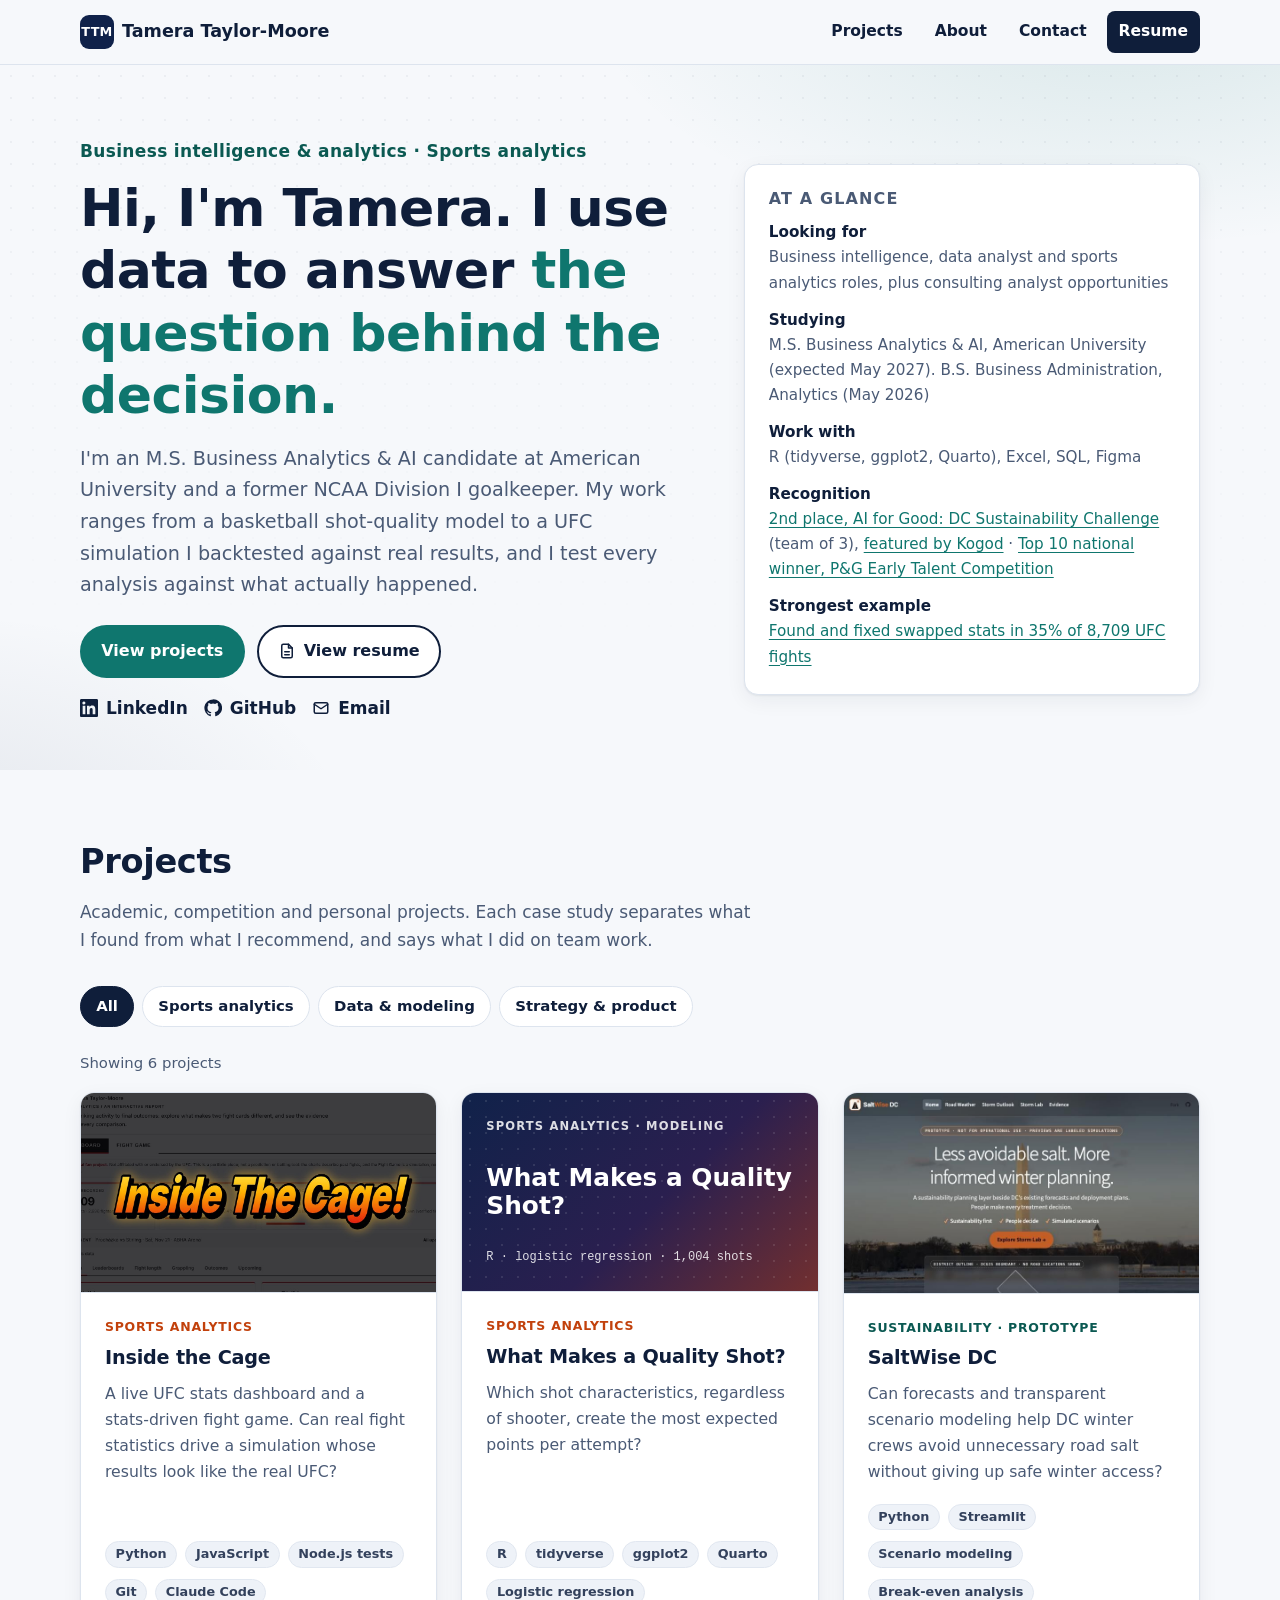
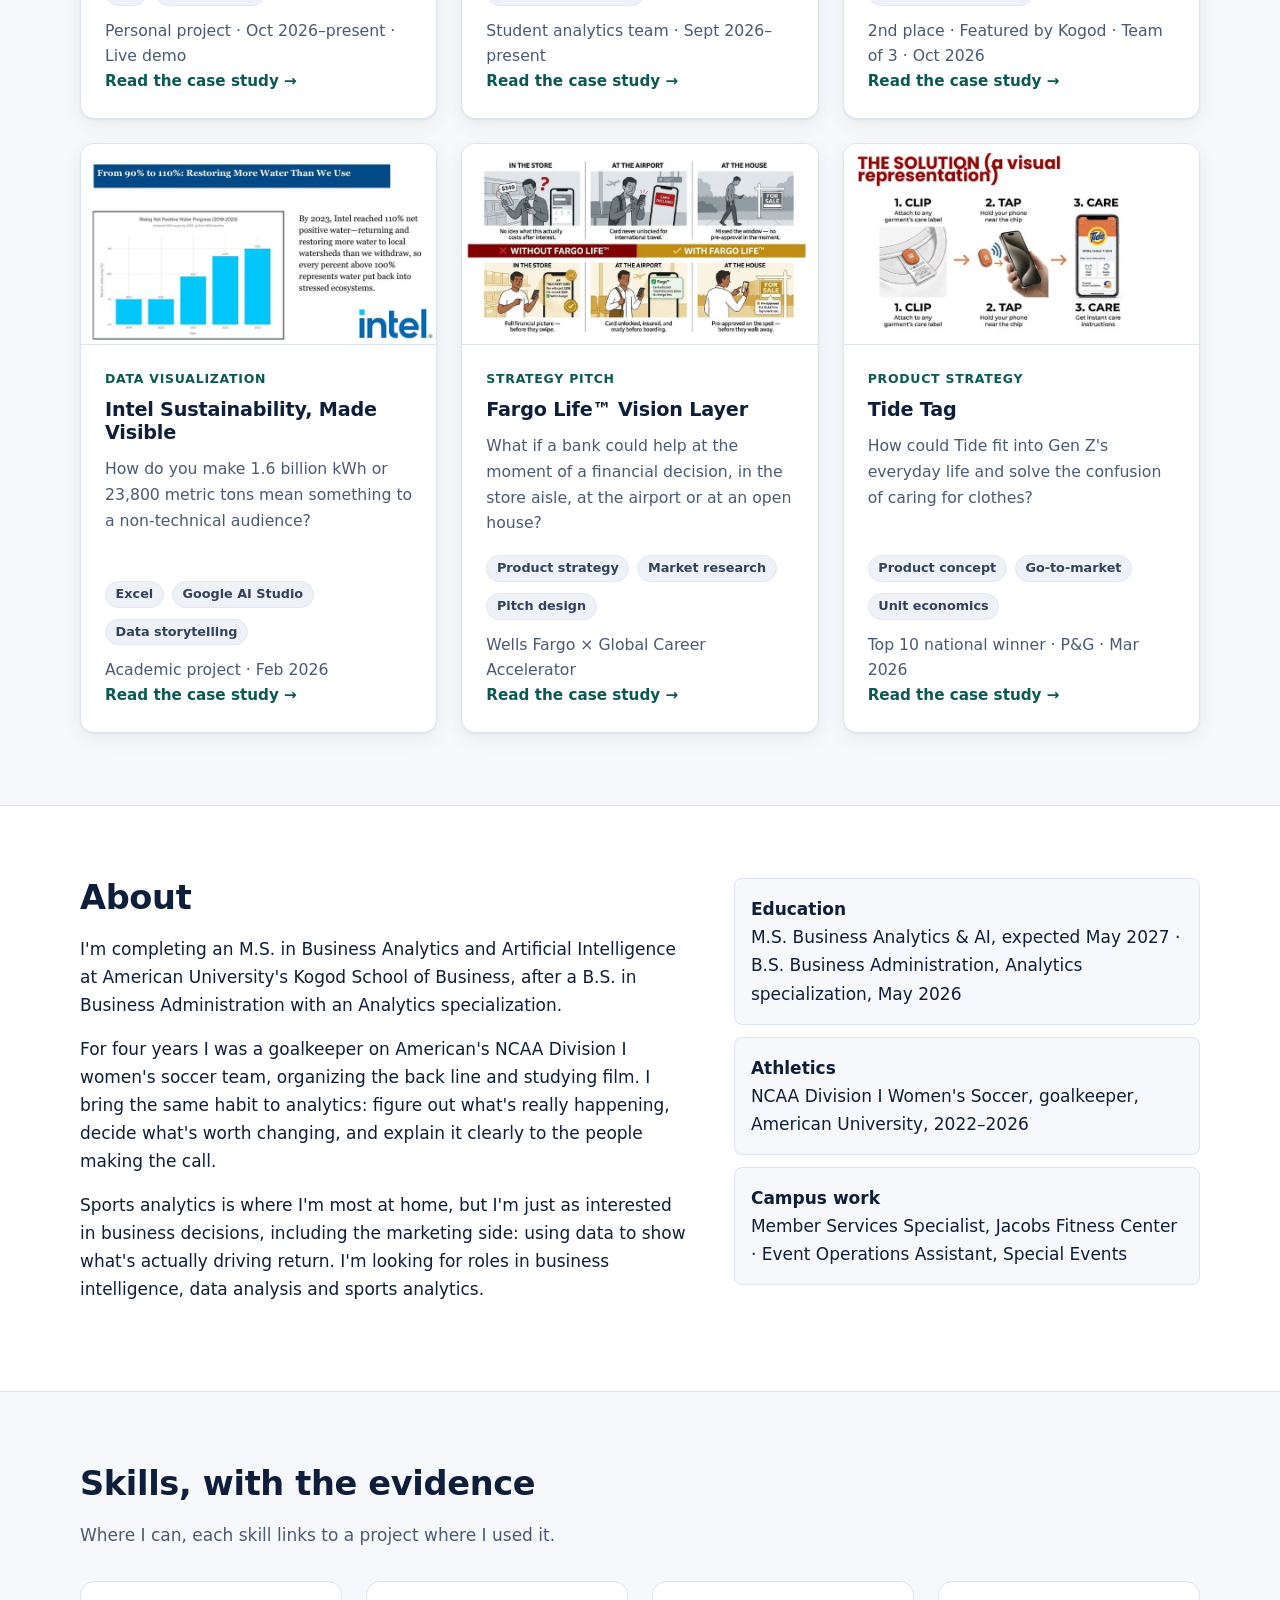
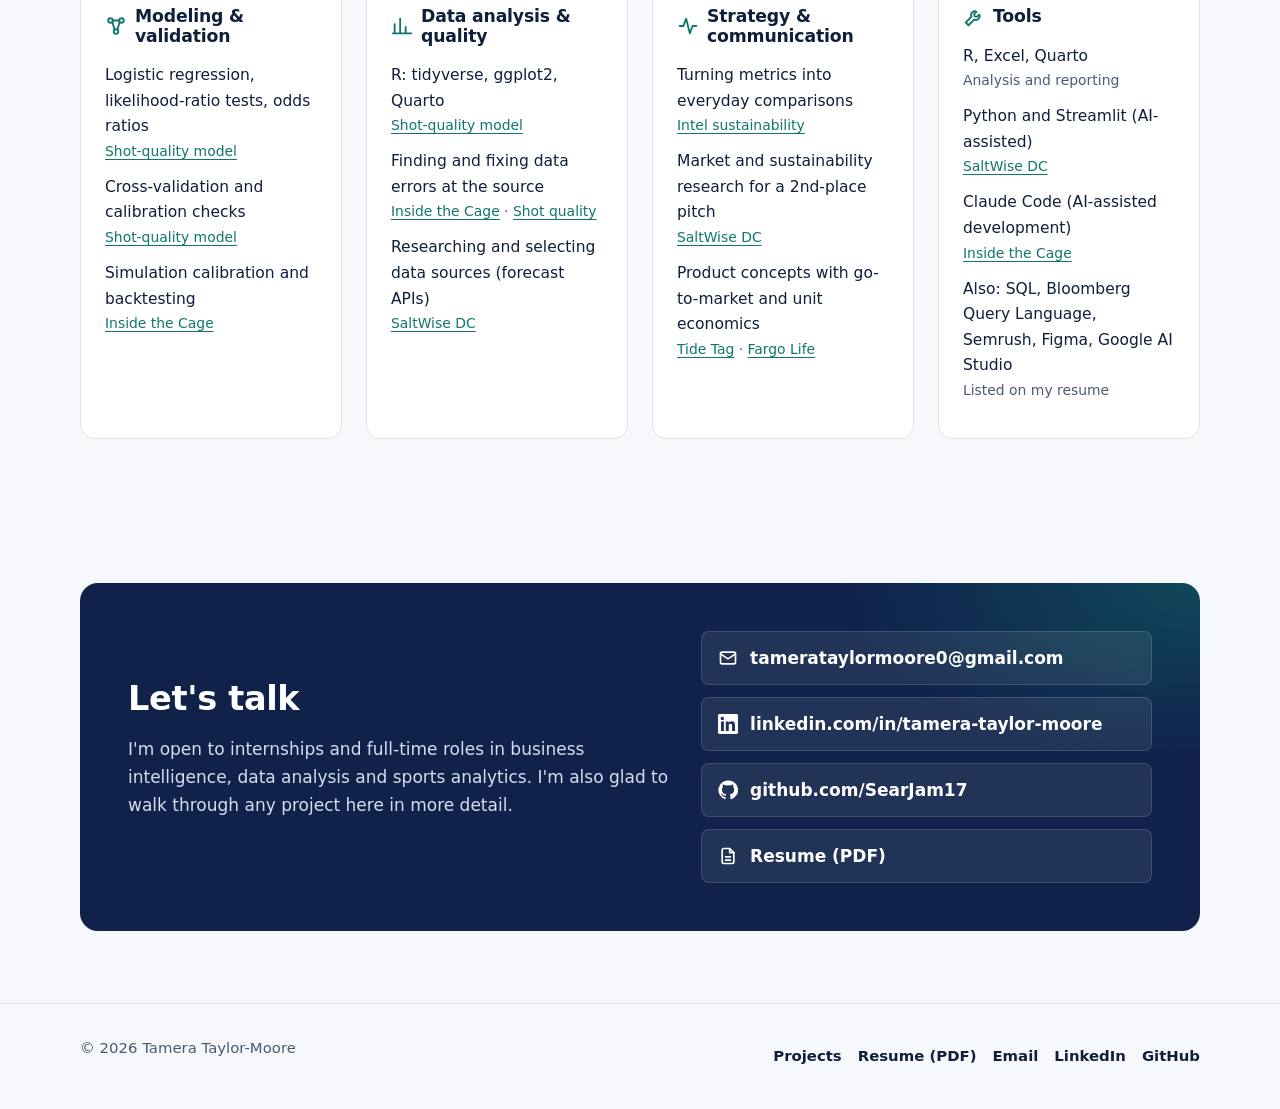
<file: index.html>
<!DOCTYPE html>
<html lang="en">
<head>
  <meta charset="utf-8">
  <meta name="viewport" content="width=device-width, initial-scale=1">
  <title>Tamera Taylor-Moore: Business Intelligence &amp; Analytics Portfolio</title>
  <meta name="description" content="Portfolio of Tamera Taylor-Moore, M.S. Business Analytics &amp; AI candidate at American University: sports analytics, modeling, data storytelling and strategy projects.">
  <meta name="author" content="Tamera Taylor-Moore">
  <link rel="canonical" href="https://searjam17.github.io/">
  <meta property="og:type" content="website">
  <meta property="og:title" content="Tamera Taylor-Moore: Business Intelligence &amp; Analytics Portfolio">
  <meta property="og:description" content="Portfolio of Tamera Taylor-Moore, M.S. Business Analytics &amp; AI candidate at American University: sports analytics, modeling, data storytelling and strategy projects.">
  <meta property="og:url" content="https://searjam17.github.io/">
  <meta property="og:image" content="https://searjam17.github.io/assets/images/social-preview.png">
  <meta property="og:image:width" content="1200">
  <meta property="og:image:height" content="630">
  <meta name="twitter:card" content="summary_large_image">
  <link rel="icon" href="assets/images/favicon.svg" type="image/svg+xml">
  <link rel="icon" href="assets/images/favicon-32.png" sizes="32x32" type="image/png">
  <link rel="apple-touch-icon" href="assets/images/apple-touch-icon.png">
  <link rel="stylesheet" href="assets/css/style.css">
  <script src="assets/js/main.js"></script>
</head>
<body>
<a class="skip-link" href="#main">Skip to main content</a>
<header class="site-header">
  <nav class="container nav" aria-label="Main">
    <a class="wordmark" href="index.html"><span class="wordmark-mark" aria-hidden="true">TTM</span>Tamera Taylor-Moore</a>
    <button class="nav-toggle" type="button" aria-expanded="false" aria-controls="primary-menu">
      <span class="nav-toggle-icon" aria-hidden="true"></span><span>Menu</span>
    </button>
    <ul class="nav-list" id="primary-menu">
      <li><a href="#projects">Projects</a></li>
      <li><a href="#about">About</a></li>
      <li><a href="#contact">Contact</a></li>
      <li><a class="nav-cta" href="assets/documents/Tamera-Taylor-Moore-Resume.pdf">Resume <span class="visually-hidden">(PDF)</span></a></li>
    </ul>
  </nav>
</header>
<main id="main">
<section class="hero" aria-labelledby="hero-title">
  <div class="container hero-grid">
    <div>
      <p class="eyebrow">Business intelligence &amp; analytics · Sports analytics</p>
      <h1 id="hero-title">Hi, I'm Tamera. I use data to answer <span class="accent">the question behind the decision.</span></h1>
      <p class="hero-lede">I'm an M.S. Business Analytics &amp; AI candidate at American University and a former NCAA Division I goalkeeper. My work ranges from a basketball shot-quality model to a UFC simulation I backtested against real results, and I test every analysis against what actually happened.</p>
      <div class="hero-actions">
        <a class="btn btn-primary" href="#projects">View projects</a>
        <a class="btn btn-secondary" href="assets/documents/Tamera-Taylor-Moore-Resume.pdf"><svg viewBox="0 0 24 24" aria-hidden="true" fill="none" stroke="currentColor" stroke-width="2" stroke-linecap="round" stroke-linejoin="round"><path d="M14 3H7a2 2 0 0 0-2 2v14a2 2 0 0 0 2 2h10a2 2 0 0 0 2-2V8z"/><path d="M14 3v5h5M9 13h6M9 17h6"/></svg> View resume <span class="visually-hidden">(PDF)</span></a>
      </div>
      <div class="hero-links">
        <a href="https://www.linkedin.com/in/tamera-taylor-moore"><svg viewBox="0 0 24 24" aria-hidden="true" fill="currentColor"><path d="M20.45 20.45h-3.56v-5.57c0-1.33-.02-3.04-1.85-3.04-1.86 0-2.14 1.45-2.14 2.94v5.67H9.34V9h3.42v1.56h.05c.48-.9 1.64-1.85 3.37-1.85 3.6 0 4.27 2.37 4.27 5.46v6.28ZM5.34 7.43a2.07 2.07 0 1 1 0-4.13 2.07 2.07 0 0 1 0 4.13ZM7.12 20.45H3.56V9h3.56v11.45ZM22.22 0H1.77C.79 0 0 .77 0 1.73v20.54C0 23.23.79 24 1.77 24h20.45c.98 0 1.78-.77 1.78-1.73V1.73C24 .77 23.2 0 22.22 0Z"/></svg> LinkedIn</a>
        <a href="https://github.com/SearJam17"><svg viewBox="0 0 24 24" aria-hidden="true" fill="currentColor"><path d="M12 .5a11.5 11.5 0 0 0-3.64 22.41c.58.1.79-.25.79-.56v-2c-3.2.7-3.88-1.37-3.88-1.37-.53-1.33-1.28-1.69-1.28-1.69-1.05-.71.08-.7.08-.7 1.16.08 1.77 1.19 1.77 1.19 1.03 1.77 2.71 1.26 3.37.96.1-.75.4-1.26.73-1.55-2.55-.29-5.24-1.28-5.24-5.68 0-1.26.45-2.28 1.19-3.09-.12-.29-.52-1.46.11-3.05 0 0 .97-.31 3.17 1.18a11 11 0 0 1 5.77 0c2.2-1.49 3.17-1.18 3.17-1.18.63 1.59.23 2.76.11 3.05.74.81 1.19 1.83 1.19 3.09 0 4.41-2.69 5.38-5.26 5.67.41.36.78 1.06.78 2.14v3.17c0 .31.21.67.8.56A11.5 11.5 0 0 0 12 .5Z"/></svg> GitHub</a>
        <a href="mailto:tamerataylormoore0@gmail.com"><svg viewBox="0 0 24 24" aria-hidden="true" fill="none" stroke="currentColor" stroke-width="2" stroke-linecap="round" stroke-linejoin="round"><rect x="3" y="5" width="18" height="14" rx="2"/><path d="m3 7 9 6 9-6"/></svg> Email</a>
      </div>
    </div>
    <aside class="hero-card" aria-labelledby="glance-title">
      <h2 id="glance-title">At a glance</h2>
      <dl>
        <div><dt>Looking for</dt><dd>Business intelligence, data analyst and sports analytics roles, plus consulting analyst opportunities</dd></div>
        <div><dt>Studying</dt><dd>M.S. Business Analytics &amp; AI, American University (expected May 2027). B.S. Business Administration, Analytics (May 2026)</dd></div>
        <div><dt>Work with</dt><dd>R (tidyverse, ggplot2, Quarto), Excel, SQL, Figma</dd></div>
        <div><dt>Recognition</dt><dd><a href="projects/saltwise-dc.html">2nd place, AI for Good: DC Sustainability Challenge</a> (team of 3), <a href="https://kogod.american.edu/news/how-do-business-students-gain-hands-on-experience-through-competitions">featured by Kogod</a> · <a href="projects/tide-tag.html">Top 10 national winner, P&amp;G Early Talent Competition</a></dd></div>
        <div><dt>Strongest example</dt><dd><a href="projects/inside-the-cage.html">Found and fixed swapped stats in 35% of 8,709 UFC fights</a></dd></div>
      </dl>
    </aside>
  </div>
</section>

<section class="section" id="projects" aria-labelledby="projects-title">
  <div class="container">
    <div class="section-head">
      <h2 id="projects-title">Projects</h2>
      <p>Academic, competition and personal projects. Each case study separates what I found from what I recommend, and says what I did on team work.</p>
    </div>
    <div class="filters" role="group" aria-label="Filter projects by category">
      <button class="filter-btn" type="button" data-filter="all" aria-pressed="true">All</button>
      <button class="filter-btn" type="button" data-filter="sports" aria-pressed="false">Sports analytics</button>
      <button class="filter-btn" type="button" data-filter="data" aria-pressed="false">Data &amp; modeling</button>
      <button class="filter-btn" type="button" data-filter="strategy" aria-pressed="false">Strategy &amp; product</button>
    </div>
    <p class="filter-status" id="filter-status" role="status" aria-live="polite">Showing 6 projects</p>
    <ul class="project-grid">
<li data-categories="sports data">
  <article class="card">
    <div class="card-media"><img src="assets/images/inside-the-cage/card.jpg" width="1200" height="675" loading="lazy" alt="The Inside the Cage dashboard with an arcade-style &#x27;Inside The Cage!&#x27; title over its summary of 8,709 recorded UFC fights"></div>
    <div class="card-body">
      <span class="category category--sports">Sports analytics</span>
      <h3><a href="projects/inside-the-cage.html">Inside the Cage</a></h3>
      <p>A live UFC stats dashboard and a stats-driven fight game. Can real fight statistics drive a simulation whose results look like the real UFC?</p>
      <ul class="tag-list" aria-label="Tools and methods"><li><span class="tag">Python</span></li><li><span class="tag">JavaScript</span></li><li><span class="tag">Node.js tests</span></li><li><span class="tag">Git</span></li><li><span class="tag">Claude Code</span></li></ul>
      <p class="card-context">Personal project · Oct 2026–present · Live demo</p>
      <span class="card-cta" aria-hidden="true">Read the case study →</span>
    </div>
  </article>
</li>
<li data-categories="sports data">
  <article class="card">
    <div class="card-media"><div class="thumb-text thumb-text--sports" aria-hidden="true"><span class="thumb-kicker">Sports analytics · Modeling</span><span class="thumb-title">What Makes a Quality Shot?</span><span class="thumb-tools">R · logistic regression · 1,004 shots</span></div></div>
    <div class="card-body">
      <span class="category category--sports">Sports analytics</span>
      <h3><a href="projects/basketball-shot-quality.html">What Makes a Quality Shot?</a></h3>
      <p>Which shot characteristics, regardless of shooter, create the most expected points per attempt?</p>
      <ul class="tag-list" aria-label="Tools and methods"><li><span class="tag">R</span></li><li><span class="tag">tidyverse</span></li><li><span class="tag">ggplot2</span></li><li><span class="tag">Quarto</span></li><li><span class="tag">Logistic regression</span></li></ul>
      <p class="card-context">Student analytics team · Sept 2026–present</p>
      <span class="card-cta" aria-hidden="true">Read the case study →</span>
    </div>
  </article>
</li>
<li data-categories="data strategy">
  <article class="card">
    <div class="card-media"><img src="assets/images/saltwise/card.jpg" width="800" height="450" loading="lazy" alt="SaltWise DC demo home screen: &#x27;Less avoidable salt. More informed winter planning.&#x27; over a Washington, DC skyline"></div>
    <div class="card-body">
      <span class="category">Sustainability · Prototype</span>
      <h3><a href="projects/saltwise-dc.html">SaltWise DC</a></h3>
      <p>Can forecasts and transparent scenario modeling help DC winter crews avoid unnecessary road salt without giving up safe winter access?</p>
      <ul class="tag-list" aria-label="Tools and methods"><li><span class="tag">Python</span></li><li><span class="tag">Streamlit</span></li><li><span class="tag">Scenario modeling</span></li><li><span class="tag">Break-even analysis</span></li></ul>
      <p class="card-context">2nd place · Featured by Kogod · Team of 3 · Oct 2026</p>
      <span class="card-cta" aria-hidden="true">Read the case study →</span>
    </div>
  </article>
</li>
<li data-categories="data">
  <article class="card">
    <div class="card-media"><img src="assets/images/intel/card.jpg" width="800" height="450" loading="lazy" alt="Slide titled &#x27;From 90% to 110%: Restoring More Water Than We Use&#x27; with a rising bar chart"></div>
    <div class="card-body">
      <span class="category">Data visualization</span>
      <h3><a href="projects/intel-sustainability.html">Intel Sustainability, Made Visible</a></h3>
      <p>How do you make 1.6 billion kWh or 23,800 metric tons mean something to a non-technical audience?</p>
      <ul class="tag-list" aria-label="Tools and methods"><li><span class="tag">Excel</span></li><li><span class="tag">Google AI Studio</span></li><li><span class="tag">Data storytelling</span></li></ul>
      <p class="card-context">Academic project · Feb 2026</p>
      <span class="card-cta" aria-hidden="true">Read the case study →</span>
    </div>
  </article>
</li>
<li data-categories="strategy">
  <article class="card">
    <div class="card-media"><img src="assets/images/fargo-life/card.jpg" width="800" height="450" loading="lazy" alt="Comic-style slide comparing a shopper, a traveler and a house hunter without and with Fargo Life"></div>
    <div class="card-body">
      <span class="category">Strategy pitch</span>
      <h3><a href="projects/fargo-life.html">Fargo Life™ Vision Layer</a></h3>
      <p>What if a bank could help at the moment of a financial decision, in the store aisle, at the airport or at an open house?</p>
      <ul class="tag-list" aria-label="Tools and methods"><li><span class="tag">Product strategy</span></li><li><span class="tag">Market research</span></li><li><span class="tag">Pitch design</span></li></ul>
      <p class="card-context">Wells Fargo × Global Career Accelerator</p>
      <span class="card-cta" aria-hidden="true">Read the case study →</span>
    </div>
  </article>
</li>
<li data-categories="strategy">
  <article class="card">
    <div class="card-media"><img src="assets/images/tide-tag/card.jpg" width="800" height="450" loading="lazy" alt="Clip, tap, care: a reusable chip on a care label, a phone tapping it, and care instructions in the Tide app"></div>
    <div class="card-body">
      <span class="category">Product strategy</span>
      <h3><a href="projects/tide-tag.html">Tide Tag</a></h3>
      <p>How could Tide fit into Gen Z&#x27;s everyday life and solve the confusion of caring for clothes?</p>
      <ul class="tag-list" aria-label="Tools and methods"><li><span class="tag">Product concept</span></li><li><span class="tag">Go-to-market</span></li><li><span class="tag">Unit economics</span></li></ul>
      <p class="card-context">Top 10 national winner · P&G · Mar 2026</p>
      <span class="card-cta" aria-hidden="true">Read the case study →</span>
    </div>
  </article>
</li>
    </ul>
  </div>
</section>

<section class="section section--alt" id="about" aria-labelledby="about-title">
  <div class="container about-grid">
    <div>
      <h2 id="about-title">About</h2>
      <p>I'm completing an M.S. in Business Analytics and Artificial Intelligence at American University's Kogod School of Business, after a B.S. in Business Administration with an Analytics specialization.</p>
      <p>For four years I was a goalkeeper on American's NCAA Division I women's soccer team, organizing the back line and studying film. I bring the same habit to analytics: figure out what's really happening, decide what's worth changing, and explain it clearly to the people making the call.</p>
      <p>Sports analytics is where I'm most at home, but I'm just as interested in business decisions, including the marketing side: using data to show what's actually driving return. I'm looking for roles in business intelligence, data analysis and sports analytics.</p>
    </div>
    <ul class="fact-list">
      <li><strong>Education</strong>M.S. Business Analytics &amp; AI, expected May 2027 · B.S. Business Administration, Analytics specialization, May 2026</li>
      <li><strong>Athletics</strong>NCAA Division I Women's Soccer, goalkeeper, American University, 2022–2026</li>
      <li><strong>Campus work</strong>Member Services Specialist, Jacobs Fitness Center · Event Operations Assistant, Special Events</li>
    </ul>
  </div>
</section>

<section class="section" id="skills" aria-labelledby="skills-title">
  <div class="container">
    <div class="section-head">
      <h2 id="skills-title">Skills, with the evidence</h2>
      <p>Where I can, each skill links to a project where I used it.</p>
    </div>
    <div class="skills-grid">
      <div class="skill-group"><h3><svg viewBox="0 0 24 24" aria-hidden="true" fill="none" stroke="currentColor" stroke-width="2" stroke-linecap="round" stroke-linejoin="round"><circle cx="6" cy="6" r="2.5"/><circle cx="18" cy="6" r="2.5"/><circle cx="12" cy="18" r="2.5"/><path d="M8 7.5 10.5 16M16 7.5 13.5 16M8.5 6h7"/></svg> Modeling &amp; validation</h3><ul>
        <li>Logistic regression, likelihood-ratio tests, odds ratios<span><a href="projects/basketball-shot-quality.html">Shot-quality model</a></span></li>
        <li>Cross-validation and calibration checks<span><a href="projects/basketball-shot-quality.html">Shot-quality model</a></span></li>
        <li>Simulation calibration and backtesting<span><a href="projects/inside-the-cage.html">Inside the Cage</a></span></li>
      </ul></div>
      <div class="skill-group"><h3><svg viewBox="0 0 24 24" aria-hidden="true" fill="none" stroke="currentColor" stroke-width="2" stroke-linecap="round" stroke-linejoin="round"><path d="M4 20V10M10 20V4M16 20v-7M22 20H2"/></svg> Data analysis &amp; quality</h3><ul>
        <li>R: tidyverse, ggplot2, Quarto<span><a href="projects/basketball-shot-quality.html">Shot-quality model</a></span></li>
        <li>Finding and fixing data errors at the source<span><a href="projects/inside-the-cage.html">Inside the Cage</a> · <a href="projects/basketball-shot-quality.html">Shot quality</a></span></li>
        <li>Researching and selecting data sources (forecast APIs)<span><a href="projects/saltwise-dc.html">SaltWise DC</a></span></li>
      </ul></div>
      <div class="skill-group"><h3><svg viewBox="0 0 24 24" aria-hidden="true" fill="none" stroke="currentColor" stroke-width="2" stroke-linecap="round" stroke-linejoin="round"><path d="M3 12h4l3-8 4 16 3-8h4"/></svg> Strategy &amp; communication</h3><ul>
        <li>Turning metrics into everyday comparisons<span><a href="projects/intel-sustainability.html">Intel sustainability</a></span></li>
        <li>Market and sustainability research for a 2nd-place pitch<span><a href="projects/saltwise-dc.html">SaltWise DC</a></span></li>
        <li>Product concepts with go-to-market and unit economics<span><a href="projects/tide-tag.html">Tide Tag</a> · <a href="projects/fargo-life.html">Fargo Life</a></span></li>
      </ul></div>
      <div class="skill-group"><h3><svg viewBox="0 0 24 24" aria-hidden="true" fill="none" stroke="currentColor" stroke-width="2" stroke-linecap="round" stroke-linejoin="round"><path d="M14.7 6.3a4 4 0 0 0-5.4 5.4L3 18l3 3 6.3-6.3a4 4 0 0 0 5.4-5.4l-2.6 2.6-2.4-.6-.6-2.4z"/></svg> Tools</h3><ul>
        <li>R, Excel, Quarto<span>Analysis and reporting</span></li>
        <li>Python and Streamlit (AI-assisted)<span><a href="projects/saltwise-dc.html">SaltWise DC</a></span></li>
        <li>Claude Code (AI-assisted development)<span><a href="projects/inside-the-cage.html">Inside the Cage</a></span></li>
        <li>Also: SQL, Bloomberg Query Language, Semrush, Figma, Google AI Studio<span>Listed on my resume</span></li>
      </ul></div>
    </div>
  </div>
</section>

<section class="section" id="contact" aria-labelledby="contact-title">
  <div class="container">
    <div class="contact-panel">
      <div>
        <h2 id="contact-title">Let's talk</h2>
        <p>I'm open to internships and full-time roles in business intelligence, data analysis and sports analytics. I'm also glad to walk through any project here in more detail.</p>
      </div>
      <ul class="contact-links">
        <li><a href="mailto:tamerataylormoore0@gmail.com"><svg viewBox="0 0 24 24" aria-hidden="true" fill="none" stroke="currentColor" stroke-width="2" stroke-linecap="round" stroke-linejoin="round"><rect x="3" y="5" width="18" height="14" rx="2"/><path d="m3 7 9 6 9-6"/></svg> tamerataylormoore0@gmail.com</a></li>
        <li><a href="https://www.linkedin.com/in/tamera-taylor-moore"><svg viewBox="0 0 24 24" aria-hidden="true" fill="currentColor"><path d="M20.45 20.45h-3.56v-5.57c0-1.33-.02-3.04-1.85-3.04-1.86 0-2.14 1.45-2.14 2.94v5.67H9.34V9h3.42v1.56h.05c.48-.9 1.64-1.85 3.37-1.85 3.6 0 4.27 2.37 4.27 5.46v6.28ZM5.34 7.43a2.07 2.07 0 1 1 0-4.13 2.07 2.07 0 0 1 0 4.13ZM7.12 20.45H3.56V9h3.56v11.45ZM22.22 0H1.77C.79 0 0 .77 0 1.73v20.54C0 23.23.79 24 1.77 24h20.45c.98 0 1.78-.77 1.78-1.73V1.73C24 .77 23.2 0 22.22 0Z"/></svg> linkedin.com/in/tamera-taylor-moore</a></li>
        <li><a href="https://github.com/SearJam17"><svg viewBox="0 0 24 24" aria-hidden="true" fill="currentColor"><path d="M12 .5a11.5 11.5 0 0 0-3.64 22.41c.58.1.79-.25.79-.56v-2c-3.2.7-3.88-1.37-3.88-1.37-.53-1.33-1.28-1.69-1.28-1.69-1.05-.71.08-.7.08-.7 1.16.08 1.77 1.19 1.77 1.19 1.03 1.77 2.71 1.26 3.37.96.1-.75.4-1.26.73-1.55-2.55-.29-5.24-1.28-5.24-5.68 0-1.26.45-2.28 1.19-3.09-.12-.29-.52-1.46.11-3.05 0 0 .97-.31 3.17 1.18a11 11 0 0 1 5.77 0c2.2-1.49 3.17-1.18 3.17-1.18.63 1.59.23 2.76.11 3.05.74.81 1.19 1.83 1.19 3.09 0 4.41-2.69 5.38-5.26 5.67.41.36.78 1.06.78 2.14v3.17c0 .31.21.67.8.56A11.5 11.5 0 0 0 12 .5Z"/></svg> github.com/SearJam17</a></li>
        <li><a href="assets/documents/Tamera-Taylor-Moore-Resume.pdf"><svg viewBox="0 0 24 24" aria-hidden="true" fill="none" stroke="currentColor" stroke-width="2" stroke-linecap="round" stroke-linejoin="round"><path d="M14 3H7a2 2 0 0 0-2 2v14a2 2 0 0 0 2 2h10a2 2 0 0 0 2-2V8z"/><path d="M14 3v5h5M9 13h6M9 17h6"/></svg> Resume (PDF)</a></li>
      </ul>
    </div>
  </div>
</section>
</main>
<footer class="site-footer">
  <div class="container footer-inner">
    <p>&copy; <span id="year">2026</span> Tamera Taylor-Moore</p>
    <ul class="footer-links">
      <li><a href="#projects">Projects</a></li>
      <li><a href="assets/documents/Tamera-Taylor-Moore-Resume.pdf">Resume (PDF)</a></li>
      <li><a href="mailto:tamerataylormoore0@gmail.com">Email</a></li>
      <li><a href="https://www.linkedin.com/in/tamera-taylor-moore">LinkedIn</a></li>
      <li><a href="https://github.com/SearJam17">GitHub</a></li>
    </ul>
  </div>
</footer>
</body>
</html>
</file>
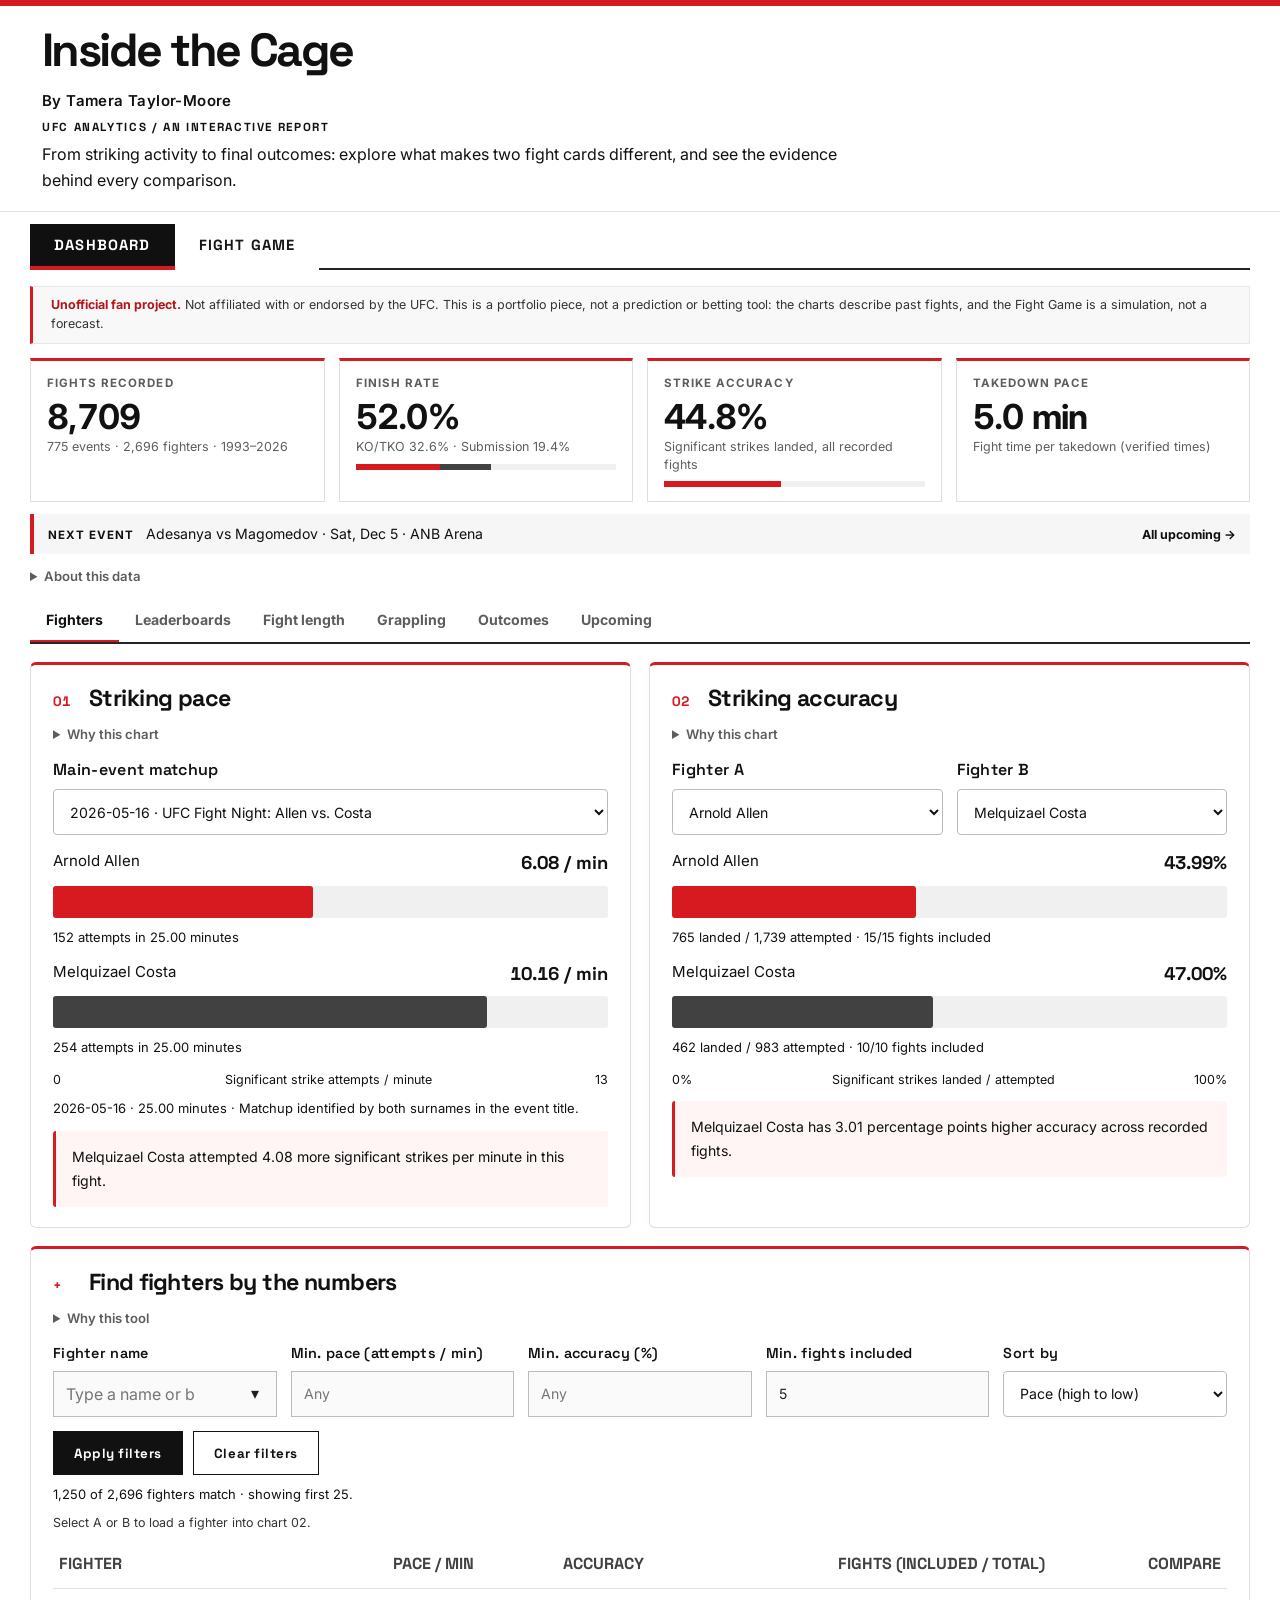
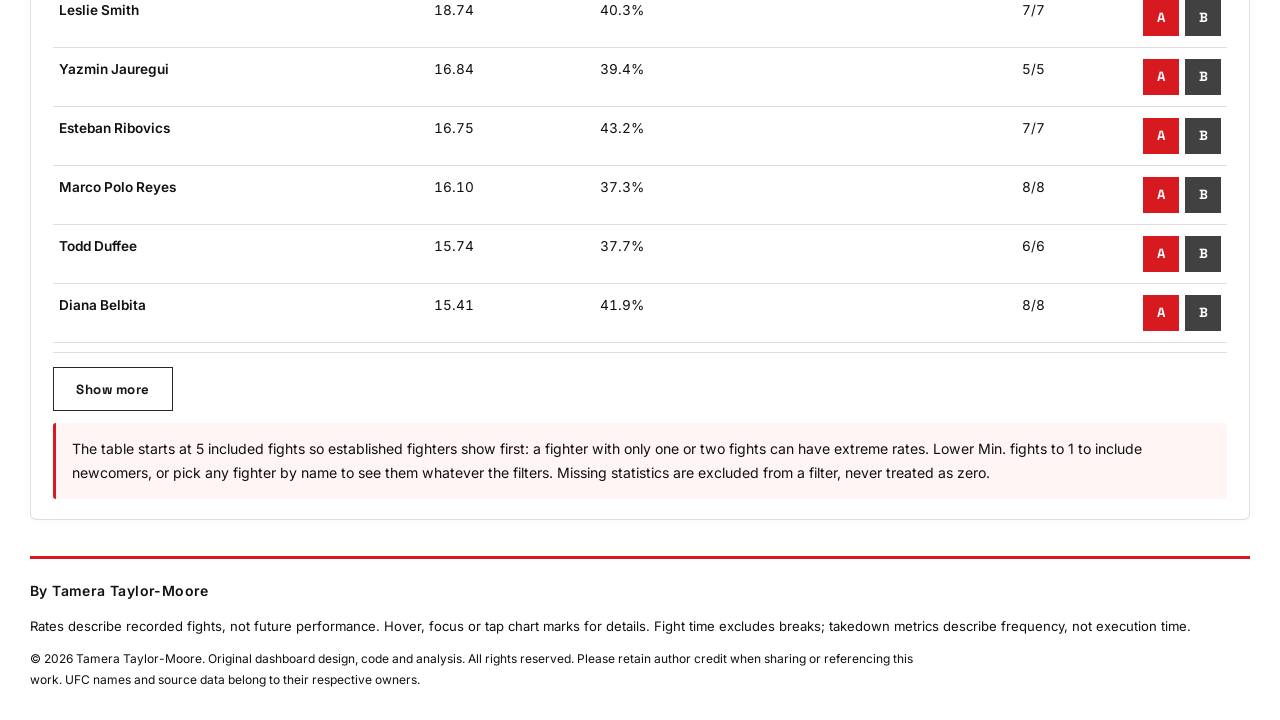
<file: demos/inside-the-cage/index.html>
<!doctype html><html><head><meta charset=utf8><meta name=viewport content="width=device-width,initial-scale=1"><style>:root{color-scheme:light}body{margin:0;padding:0;font:14px -apple-system,BlinkMacSystemFont,sans-serif;background:#fff;color:#000}img{max-width:100%}[hidden]:not([hidden=until-found i]){display:none!important}</style></head><body>
<!doctype html>
<html lang="en">
<head><meta charset="utf-8"><meta name="viewport" content="width=device-width,initial-scale=1"><title>Inside the Cage | UFC Analytics</title><meta name="author" content="Tamera Taylor-Moore"><meta name="description" content="Compare UFC striking pace, takedown frequency, accuracy and event finishing methods from recorded fight data."><link rel="icon" href="favicon.svg?v=20261117a" type="image/svg+xml"><link rel="stylesheet" href="style.css?v=20261019a"><link rel="stylesheet" href="fight-editorial.css?v=20261117a"><link rel="stylesheet" href="dashboard-layout.css?v=20261117b">
<link rel="stylesheet" href="leaderboards.css?v=20261117b">
<link rel="stylesheet" href="intro-splash.css?v=20261117b"></head>
<body>
<script src="intro-splash.js?v=20261117b"></script>
<main>
<header><h1><span>Inside</span> the Cage</h1><p class="author-credit">By Tamera Taylor-Moore</p><p class="report-label">UFC ANALYTICS / AN INTERACTIVE REPORT</p><p class="intro">From striking activity to final outcomes: explore what makes two fight cards different, and see the evidence behind every comparison.</p></header>
<nav class="view-tabs" role="tablist" aria-label="Choose a view"><button type="button" role="tab" id="tab-dashboard" aria-controls="dashboard-view" aria-selected="true">Dashboard</button><button type="button" role="tab" id="tab-game" aria-controls="game-view" aria-selected="false" tabindex="-1">Fight Game</button></nav>
<p class="data-note">Recorded data through May 16, 2026 · Missing stats excluded · Median excludes zero-takedown fights · Pre-2000 durations unverified · Charts use no minimum sample; the fighter finder starts at 5 fights (adjustable); counts shown · Snapshot, not a live feed.</p><p class="data-note cage-notice"><strong>Unofficial fan project.</strong> Not affiliated with or endorsed by the UFC. This is a portfolio piece, not a prediction or betting tool: the charts describe past fights, and the Fight Game is a simulation, not a forecast.</p>
<div class="layout"><div class="chapter"><p class="eyebrow">THE FIGHTERS</p><h2>Begin with activity and precision</h2></div><section class="panel"><div class="section-heading"><span class="index">01</span><h2>Striking pace</h2></div><p class="chart-purpose">Why this chart: Total attempts can favor longer fights. Attempts per minute puts both main-event fighters on the same time scale, showing who was more active in that matchup.</p><label for="main-event">Main-event matchup</label><select id="main-event"></select><div id="main-chart" class="chart" aria-live="polite"></div><div class="axis"><span>0</span><span>Significant strike attempts / minute</span><span id="main-max"></span></div><p id="main-detail" class="sample"></p><p id="main-takeaway" class="takeaway"></p></section><section id="accuracy-panel" class="panel"><div class="section-heading"><span class="index">02</span><h2>Striking accuracy</h2></div><p class="chart-purpose">Why this chart: Activity tells only part of the story. The share of significant strikes that landed adds precision to the comparison, using each fighter’s recorded history rather than just the selected main event.</p><div class="controls"><div><label for="fighter-a">Fighter A</label><select id="fighter-a"></select></div><div><label for="fighter-b">Fighter B</label><select id="fighter-b"></select></div></div><div id="accuracy-chart" class="chart" aria-live="polite"></div><div class="axis"><span>0%</span><span>Significant strikes landed / attempted</span><span>100%</span></div><p id="accuracy-takeaway" class="takeaway"></p></section><section id="fighter-finder" class="panel full"><div class="section-heading"><span class="index">+</span><h2>Find fighters by the numbers</h2></div><p class="chart-purpose">Why this tool: Filter every recorded fighter by striking pace and accuracy, then send any two into the accuracy comparison above. Pace pools significant strike attempts over full fight minutes in eligible post-2000 fights; accuracy uses the same recorded history as chart 02. Fights shows included / total: fights with recorded strike stats out of all recorded UFC fights, so 2/2 means both of a fighter's two fights have stats.</p><form id="finder-form" class="finder-controls" novalidate><div><label for="finder-fighter" id="finder-fighter-label">Fighter name</label><div class="combo"><input id="finder-fighter" type="text" role="combobox" aria-autocomplete="list" aria-expanded="false" aria-controls="finder-fighter-list" autocomplete="off" spellcheck="false" placeholder="Type a name or browse"><button type="button" id="finder-clear" class="combo-clear" aria-label="Clear the fighter and show all fighters" hidden>×</button><button type="button" class="combo-toggle" aria-label="Show all fighters" aria-controls="finder-fighter-list" aria-expanded="false" tabindex="-1">▾</button><ul id="finder-fighter-list" class="combo-list" role="listbox" aria-labelledby="finder-fighter-label" hidden></ul></div></div><div><label for="finder-pace">Min. pace (attempts / min)</label><input id="finder-pace" type="number" min="0" step="0.5" inputmode="decimal" placeholder="Any"></div><div><label for="finder-accuracy">Min. accuracy (%)</label><input id="finder-accuracy" type="number" min="0" max="100" step="1" inputmode="decimal" placeholder="Any"></div><div><label for="finder-fights">Min. fights included</label><input id="finder-fights" type="number" min="0" step="1" inputmode="numeric" value="5"></div><div><label for="finder-sort">Sort by</label><select id="finder-sort"><option value="pace">Pace (high to low)</option><option value="accuracy">Accuracy (high to low)</option><option value="included">Fights included (most first)</option><option value="name">Name (A–Z)</option></select></div><div class="finder-buttons"><button type="submit" id="finder-apply" class="finder-apply">Apply filters</button><button type="button" id="finder-reset" class="finder-reset">Clear filters</button><span id="finder-pending" class="finder-pending" aria-live="polite"></span></div></form><p id="finder-count" class="sample" aria-live="polite"></p><div class="table-scroll"><table id="finder-table"><caption>Select A or B to load a fighter into chart 02.</caption><thead><tr><th scope="col">Fighter</th><th scope="col">Pace / min</th><th scope="col">Accuracy</th><th scope="col">Fights (included / total)</th><th scope="col">Compare</th></tr></thead><tbody id="finder-body"></tbody></table></div><button id="finder-more" class="finder-more" type="button" hidden>Show more</button><p class="takeaway">The table starts at 5 included fights so established fighters show first: a fighter with only one or two fights can have extreme rates. Lower Min. fights to 1 to include newcomers, or pick any fighter by name to see them whatever the filters. Missing statistics are excluded from a filter, never treated as zero.</p></section><section id="leaderboards" class="panel full leaderboards" aria-labelledby="lb-title"><div class="section-heading"><span class="index">+</span><h2 id="lb-title">Leaderboards</h2></div><p class="lb-intro">New to the sport? Start here. Each list ranks fighters on one measure from recorded UFC fights through May 16, 2026. They describe past fights, not who would win.</p><fieldset class="lb-min"><legend>Minimum fights</legend><label><input type="radio" name="lb-min" value="5"><span>5</span></label><label><input type="radio" name="lb-min" value="10" checked><span>10</span></label><label><input type="radio" name="lb-min" value="20"><span>20</span></label></fieldset><!-- The one-sentence "what this means" lines are DRAFTS for the owner to reword. --><article class="lb-board" data-board="accuracy" aria-labelledby="lb-accuracy-title"><h3 id="lb-accuracy-title">Most accurate strikers</h3><p class="lb-sub"></p><p class="lb-what">Of all the significant strikes they threw, these fighters landed the biggest share.</p><ol class="lb-pyramid" role="list" aria-label="Top 10: most accurate strikers"></ol><details class="lb-table"><summary>Show as a table</summary><div class="table-scroll"><table><caption>Top 10: most accurate strikers</caption><thead><tr><th scope="col">Rank</th><th scope="col">Fighter</th><th scope="col">Accuracy</th><th scope="col">Fights</th></tr></thead><tbody></tbody></table></div></details><p class="lb-rule"><strong>Rule:</strong> significant strikes landed ÷ attempted, across all recorded fights. The minimum counts fights with recorded strike stats. Ties go to the fighter with more recorded fights, then A–Z.</p></article><article class="lb-board" data-board="pace" aria-labelledby="lb-pace-title"><h3 id="lb-pace-title">Busiest strikers</h3><p class="lb-sub"></p><p class="lb-what">These fighters threw the most significant strikes for every minute they spent fighting.</p><ol class="lb-pyramid" role="list" aria-label="Top 10: busiest strikers"></ol><details class="lb-table"><summary>Show as a table</summary><div class="table-scroll"><table><caption>Top 10: busiest strikers</caption><thead><tr><th scope="col">Rank</th><th scope="col">Fighter</th><th scope="col">Attempts / min</th><th scope="col">Fights</th></tr></thead><tbody></tbody></table></div></details><p class="lb-rule"><strong>Rule:</strong> significant strike attempts per minute of fight time, over eligible post-2000 fights. The minimum counts those eligible fights; fighters without a pace (or sharing a name with another fighter) are left out. Ties go to the fighter with more recorded fights, then A–Z.</p></article><article class="lb-board" data-board="accurateBusy" aria-labelledby="lb-accurateBusy-title"><h3 id="lb-accurateBusy-title">Accurate and busy</h3><p class="lb-sub"></p><p class="lb-what">These fighters threw more than the average fighter and also landed a bigger share than average.</p><ol class="lb-pyramid" role="list" aria-label="Top 10: accurate and busy"></ol><details class="lb-table"><summary>Show as a table</summary><div class="table-scroll"><table><caption>Top 10: accurate and busy</caption><thead><tr><th scope="col">Rank</th><th scope="col">Fighter</th><th scope="col">Accuracy · pace</th><th scope="col">Fights</th></tr></thead><tbody></tbody></table></div></details><p class="lb-rule"><strong>Rule:</strong> above the league average on both measures (<span data-league="accuracy"></span> accuracy and <span data-league="pace"></span> attempts per minute, pooled over every recorded fight), ranked by accuracy. No combined score. The minimum must be met for both measures. Ties go to the fighter with more recorded fights, then A–Z.</p></article><article class="lb-board" data-board="experience" aria-labelledby="lb-experience-title"><h3 id="lb-experience-title">Most experienced</h3><p class="lb-sub"></p><p class="lb-what">These fighters have the most recorded UFC fights in this data.</p><ol class="lb-pyramid" role="list" aria-label="Top 10: most experienced"></ol><details class="lb-table"><summary>Show as a table</summary><div class="table-scroll"><table><caption>Top 10: most experienced</caption><thead><tr><th scope="col">Rank</th><th scope="col">Fighter</th><th scope="col">Recorded fights</th></tr></thead><tbody></tbody></table></div></details><p class="lb-rule"><strong>Rule:</strong> number of recorded UFC fights from 1993 to May 16, 2026. Fighters with the same number are listed A–Z.</p></article><p class="lb-footnote">These lists describe past fights, not who would win.</p></section><div class="chapter"><p class="eyebrow">THE EVENT</p><h2>Give the numbers a time frame</h2><p>Move from one matchup to the full card. Fight length helps explain the opportunity fighters had to accumulate attempts and takedowns.</p></div><section class="event-controls"><div><p class="eyebrow">COMPARE FULL EVENT CARDS</p><p class="sample">Choose two cards to follow their fight lengths, grappling patterns and outcomes through the rest of the report.</p></div><div class="controls"><div><label for="event-a">Event A</label><select id="event-a"></select></div><div><label for="event-b">Event B</label><select id="event-b"></select></div></div></section><section class="panel full"><div class="section-heading"><span class="index">03</span><h2>How long did the fights last?</h2></div><p class="chart-purpose">Why this chart: An event average can hide a mix of quick finishes and long fights. This distribution shows where full fight times concentrate, with mean and median duration as context.</p><div class="hist-controls"><div><label for="hist-bin-width">Time range size</label><select id="hist-bin-width"><option value="5">5 minutes</option><option value="2.5">2.5 minutes</option><option value="1">1 minute</option></select></div><div><label for="hist-measure">Compare using</label><select id="hist-measure"><option value="count">Fight counts</option><option value="percent">Percentages</option></select></div><div><label for="hist-method">Ending method</label><select id="hist-method"><option value="all">All endings</option><option>KO/TKO</option><option>Submission</option><option>Decision</option><option>Other</option></select></div></div><div id="hist-legend" class="legend"></div><div class="axis"><span id="hist-axis-label"></span><span id="hist-ymax"></span></div><div class="hist-plot"><div id="hist-chart" class="histogram" aria-live="polite"></div><div id="hist-markers" aria-hidden="true"></div></div><div class="axis"><span>0</span><span>Full elapsed fight time (minutes)</span><span>25</span></div><p id="hist-statistics" class="sample"></p><label for="hist-range">Inspect fights in a time range</label><select id="hist-range"></select><div id="hist-drilldown" aria-live="polite"></div><p id="hist-sample" class="sample"></p><p id="hist-takeaway" class="takeaway"></p></section><div class="chapter"><p class="eyebrow">THE GRAPPLING</p><h2>Read the whole card, then the typical fight</h2><p>These two measures offer complementary views of takedown frequency. Their different weighting and exclusions matter when interpreting a difference.</p></div><section class="panel"><div class="section-heading"><span class="index">04</span><h2>Takedown frequency across the card</h2></div><p class="chart-purpose">Why this chart: Total fight minutes divided by successful takedowns captures the overall grappling frequency, including time in fights with no takedowns. Lower values mean takedowns occurred more often.</p><div class="controls section-event-controls"><div><label for="grappling-a">Event A</label><select id="grappling-a"></select></div><div><label for="grappling-b">Event B</label><select id="grappling-b"></select></div></div><p class="sample">Event selections stay linked across the report.</p><div id="pooled-chart" class="chart" aria-live="polite"></div><div class="axis"><span>0</span><span>Fight minutes / successful takedown</span><span id="pooled-max"></span></div><p id="pooled-takeaway" class="takeaway"></p></section><section class="panel"><div class="section-heading"><span class="index">05</span><h2>The typical fight with a takedown</h2></div><p class="chart-purpose">Why this chart: The median gives each eligible fight equal weight and is less sensitive to extreme per-fight values. Zero-takedown fights are excluded, so a gap from the pooled rate cannot be attributed to outliers alone.</p><div id="median-chart" class="chart" aria-live="polite"></div><div class="axis"><span>0</span><span>Median minutes / successful takedown</span><span id="median-max"></span></div><p id="median-takeaway" class="takeaway"></p><p class="sample">Each eligible fight has equal weight; this is not the pooled rate above.</p></section><section class="panel full evidence"><details open><summary>Fighters, full match times and successful takedowns</summary><div id="match-lists" class="match-lists"></div></details></section><div class="chapter"><p class="eyebrow">THE OUTCOMES</p><h2>Finish with how the fights ended</h2></div><section class="panel full"><div class="section-heading"><span class="index">06</span><h2>How did the fights end?</h2></div><p class="chart-purpose">Why this chart: The closing comparison shows the share of bouts ending by KO/TKO, submission or decision. It describes the event’s outcomes without assuming that striking pace or takedown frequency caused them.</p><div class="controls section-event-controls"><div><label for="outcome-a">Event A</label><select id="outcome-a"></select></div><div><label for="outcome-b">Event B</label><select id="outcome-b"></select></div></div><p class="sample">Event selections stay linked across the report.</p><div id="finish-chart" class="chart" aria-live="polite"></div><div class="axis"><span>0%</span><span>Share of fights on the card</span><span>100%</span></div><p id="finish-takeaway" class="takeaway"></p><h3>Results by matchup</h3><p class="sample">Recorded fight ending methods; individual takedown techniques are not available. Draws and no contests remain unresolved.</p><div id="outcome-results" class="match-lists" aria-live="polite"></div></section></div>
<section class="upcoming" aria-labelledby="upcoming-title"><div class="chapter"><p class="eyebrow">WHAT’S NEXT</p><h2 id="upcoming-title">Upcoming events</h2><p>Announced main events on the upcoming UFC schedule. Past events drop off automatically.</p></div><p class="sample" id="upcoming-status"></p><div class="upcoming-grid" id="upcoming-grid"></div><p class="sample upcoming-credit">Schedule from public listings, refreshed weekly. Dates are local event dates. Upcoming cards are separate from the historical analysis.</p></section>
<section id="game-view" class="game-view" role="tabpanel" aria-labelledby="tab-game" hidden><div id="game-start" class="start-screen"><canvas id="start-bg" class="start-bg" aria-hidden="true"></canvas><div class="start-inner"><h2 class="start-title"><span>Inside</span> the Cage</h2><p class="start-tagline">Real stats. Real styles. Your fight.</p><div class="start-menu" role="group" aria-label="Main menu"><button type="button" class="start-btn" id="start-btn-start" data-item="start">Start</button><button type="button" class="start-btn" id="start-btn-rules" data-item="rules" aria-haspopup="dialog" aria-controls="start-panel-rules">Rules</button><button type="button" class="start-btn" id="start-btn-howto" data-item="howto" aria-haspopup="dialog" aria-controls="start-panel-howto">How to play</button></div><p class="start-hint">Use the arrow keys and Enter, or tap.</p><p class="start-footer">A personal portfolio project by Tamera Taylor-Moore<br>Sprites: Pixel Moon Studio<br>Fight stats checked against Greco1899/scrape_ufc_stats (GPL-3.0)</p></div><div id="start-panel-rules" class="start-panel" role="dialog" aria-modal="true" aria-labelledby="start-rules-title" hidden><div class="start-panel-inner"><button type="button" class="start-back">← Back</button><h3 id="start-rules-title">Rules</h3><div id="start-rules-body"></div></div></div><div id="start-panel-howto" class="start-panel" role="dialog" aria-modal="true" aria-labelledby="start-howto-title" hidden><div class="start-panel-inner"><button type="button" class="start-back">← Back</button><h3 id="start-howto-title">How to play</h3><p class="start-panel-note" id="start-howto-note"></p><div class="table-scroll"><table id="start-controls"><thead><tr><th scope="col">Move</th><th scope="col">Keyboard</th><th scope="col">Phone</th><th scope="col">Status</th></tr></thead><tbody></tbody></table></div><h4>Quick tips</h4><ul id="start-tips"></ul></div></div></div><div class="chapter game-step" hidden><button type="button" id="gf-back" class="start-link">← Start screen</button><p class="eyebrow">THE FIGHT GAME</p><h2>Watch the numbers fight</h2><p>Pick two fighters with the same search used in the report, then watch a computer-controlled bout driven by their recorded stats: pace, accuracy, defence, takedowns, power and chin. Three judges score every round. Early preview: playable controls are coming next.</p></div><section class="panel full game-setup game-step" hidden aria-labelledby="game-setup-title"><div class="section-heading"><span class="index">1</span><h2 id="game-setup-title">Choose the fighters</h2></div><div class="corner-cards"><div class="corner-card red" id="corner-red"><p class="corner-label">RED CORNER</p><p class="corner-name" id="corner-red-name"></p><p class="sample" id="corner-red-stats"></p></div><div class="corner-card blue" id="corner-blue"><p class="corner-label">BLUE CORNER</p><p class="corner-name" id="corner-blue-name"></p><p class="sample" id="corner-blue-stats"></p></div></div><form id="gf-form" class="finder-controls game-finder" novalidate><div class="gf-wide"><label for="gf-event">Event</label><select id="gf-event"></select></div><div class="gf-wide"><label for="gf-fighter" id="gf-fighter-label">Fighter name</label><div class="combo"><input id="gf-fighter" type="text" role="combobox" aria-autocomplete="list" aria-expanded="false" aria-controls="gf-fighter-list" autocomplete="off" spellcheck="false" placeholder="All fighters · type a name or open the list"><button type="button" class="combo-toggle" aria-label="Show all fighters" aria-controls="gf-fighter-list" aria-expanded="false" tabindex="-1">▾</button><ul id="gf-fighter-list" class="combo-list" role="listbox" aria-labelledby="gf-fighter-label" hidden></ul></div></div><div><label for="gf-pace">Min. pace (attempts / min)</label><input id="gf-pace" type="number" min="0" step="0.5" inputmode="decimal" placeholder="Any"></div><div><label for="gf-accuracy">Min. accuracy (%)</label><input id="gf-accuracy" type="number" min="0" max="100" step="1" inputmode="decimal" placeholder="Any"></div><div><label for="gf-fights">Min. fights included</label><input id="gf-fights" type="number" min="0" step="1" inputmode="numeric" value="1"></div><div><label for="gf-sort">Sort by</label><select id="gf-sort"><option value="pace">Pace (high to low)</option><option value="accuracy">Accuracy (high to low)</option><option value="included">Fights included (most first)</option><option value="name">Name (A–Z)</option></select></div></form><p id="gf-count" class="sample" aria-live="polite"></p><div class="table-scroll"><table id="gf-table"><caption>Pick an event to see only its fighters, or a fighter to jump straight to them. Then select Red or Blue to put a fighter in that corner.</caption><thead><tr><th scope="col">Fighter</th><th scope="col">Pace / min</th><th scope="col">Accuracy</th><th scope="col">Fights</th><th scope="col">Corner</th></tr></thead><tbody id="gf-body"></tbody></table></div><button id="gf-more" class="finder-more" type="button" hidden>Show more</button></section><section class="panel full game-run game-step" hidden aria-labelledby="game-run-title"><div class="section-heading"><span class="index">2</span><h2 id="game-run-title">Fight</h2></div><div class="game-controls"><div><label for="gf-seed">Seed</label><input id="gf-seed" type="number" min="1" step="1" inputmode="numeric" value="8"></div><div><label for="gf-speed">Speed</label><select id="gf-speed"><option value="1">1x</option><option value="2" selected>2x</option><option value="4">4x</option><option value="8">8x</option></select></div><div class="game-check"><input id="gf-recolor" type="checkbox" checked><label for="gf-recolor">Recolour fighters</label></div><div><button id="gf-start" class="game-start" type="button">Start fight</button></div></div><p class="sample">The same seed always replays the same fight. Fighters without game stats fight as a league-average fighter.</p><div class="game-frame"><iframe id="game-frame" title="Inside the Cage fight game" loading="lazy"></iframe></div><p class="sample game-credit">Fighter sprites: Pixel Moon Studio template pack (itch.io), recoloured. Original fighter art and fictional referees; no likenesses of real fighters. <a href="game/preview.html#watch" target="_blank" rel="noopener">Open the game in its own tab <span aria-hidden="true">↗</span></a></p></section></section>
<footer><p class="author-credit">By Tamera Taylor-Moore</p>Rates describe recorded fights, not future performance. Hover, focus or tap chart marks for details. Fight time excludes breaks; takedown metrics describe frequency, not execution time.<p class="copyright-note">© 2026 Tamera Taylor-Moore. Original dashboard design, code and analysis. All rights reserved. Please retain author credit when sharing or referencing this work. UFC names and source data belong to their respective owners.</p></footer>
</main><div id="tooltip" role="tooltip" hidden></div><script src="data.js?v=20261020a"></script><script src="fighter-pace.js?v=20261020a"></script><script src="calc.js?v=20261117b"></script><script src="combobox.js?v=20261019a"></script><script src="app.js?v=20261117c"></script><script src="tabs.js?v=20261019a"></script><script src="game/engine.js?v=20261020a"></script><script src="game/controls.js?v=20261019b"></script><script src="game/menu.js?v=20261019a"></script><script src="game/render/recolor.js?v=20261019a"></script><script src="fighter-classes.js?v=20261019a"></script><script src="game-tab.js?v=20261020a"></script><script src="game-start.js?v=20261019a"></script><script src="events.js"></script><script src="upcoming.js"></script><script src="dashboard-layout.js?v=20261117a"></script><script src="leaderboards.js?v=20261117a"></script>
</body></html>

</body></html>
</file>
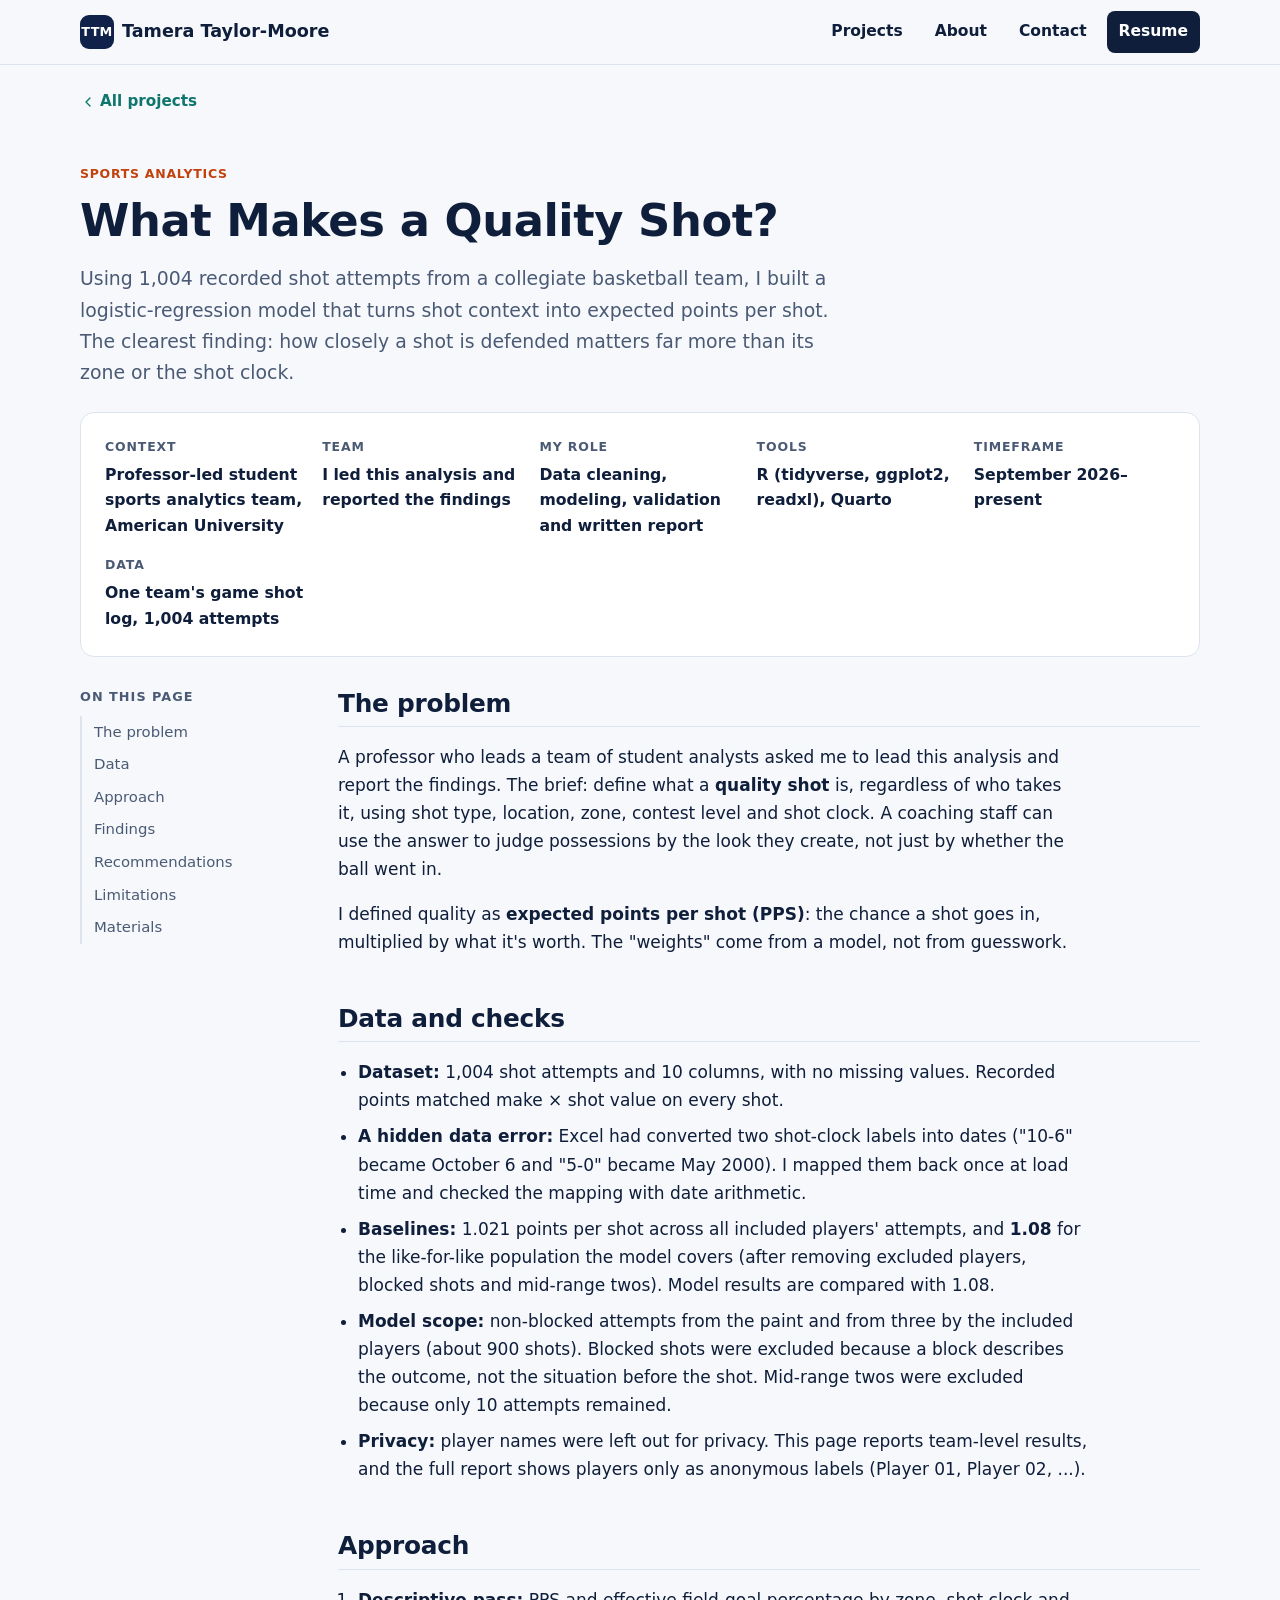
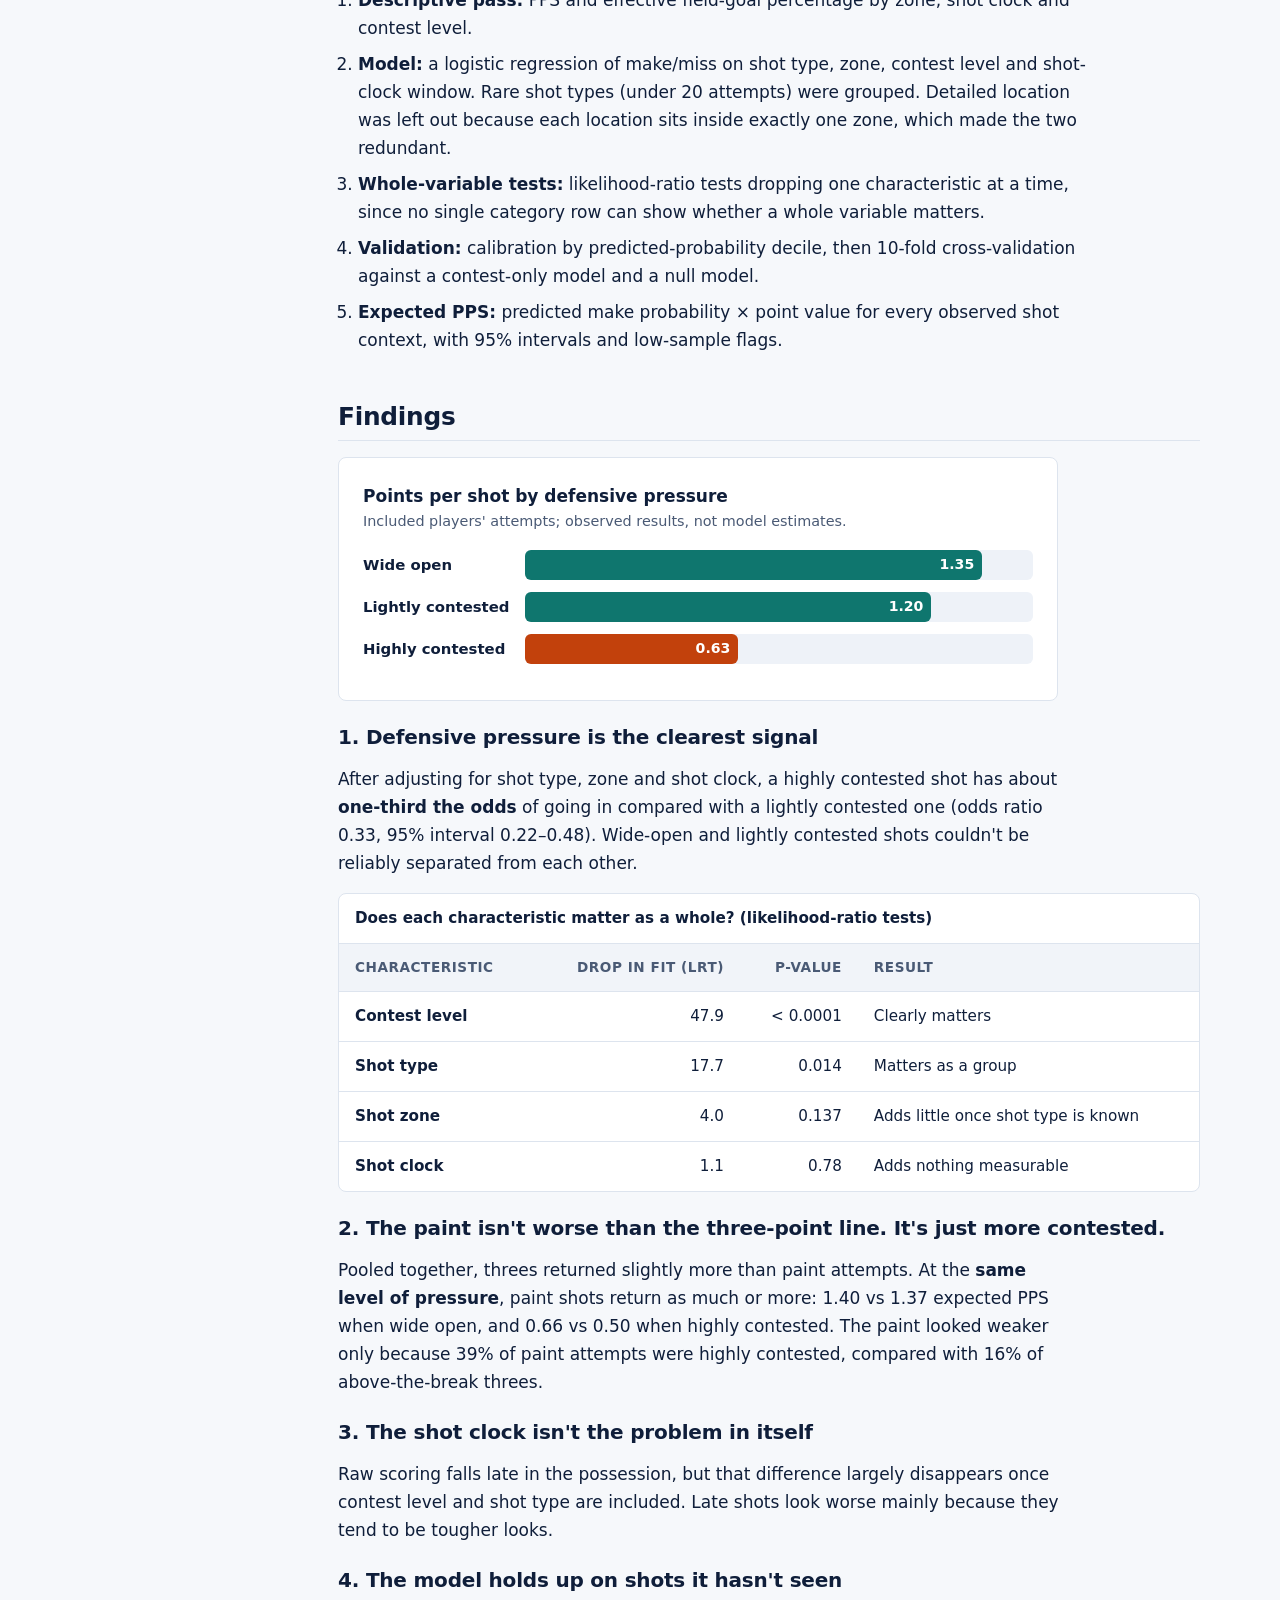
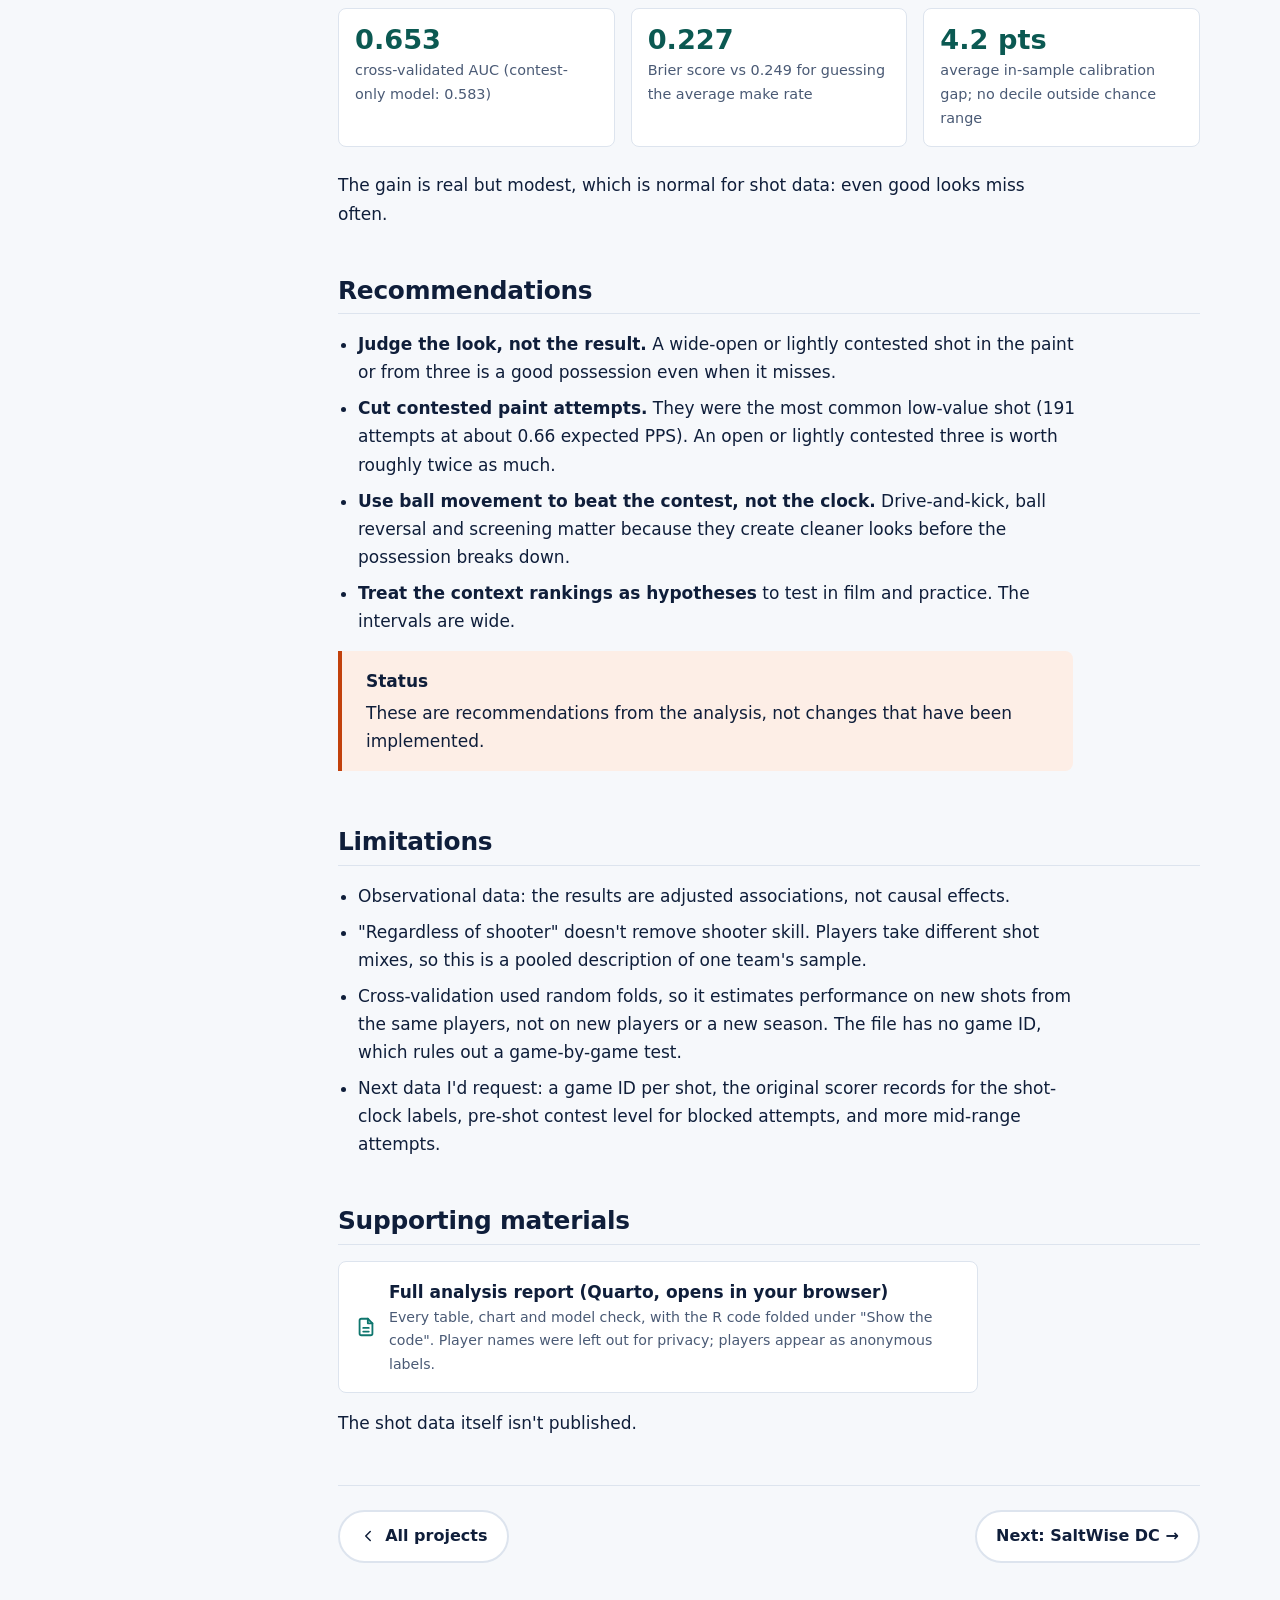
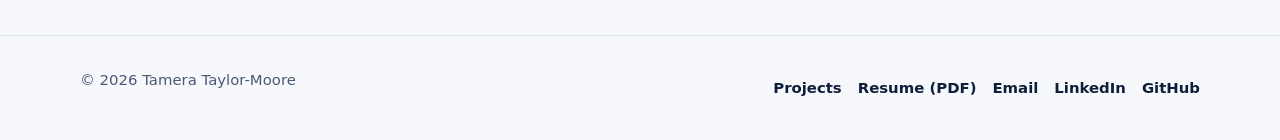
<file: projects/basketball-shot-quality.html>
<!DOCTYPE html>
<html lang="en">
<head>
  <meta charset="utf-8">
  <meta name="viewport" content="width=device-width, initial-scale=1">
  <title>What Makes a Quality Shot?: Collegiate basketball shot-quality model | Tamera Taylor-Moore</title>
  <meta name="description" content="Case study: a logistic-regression shot-quality model on 1,004 collegiate basketball shot attempts, converting shot context into expected points per shot.">
  <meta name="author" content="Tamera Taylor-Moore">
  <link rel="canonical" href="https://searjam17.github.io/projects/basketball-shot-quality.html">
  <meta property="og:type" content="website">
  <meta property="og:title" content="What Makes a Quality Shot?: Collegiate basketball shot-quality model | Tamera Taylor-Moore">
  <meta property="og:description" content="Case study: a logistic-regression shot-quality model on 1,004 collegiate basketball shot attempts, converting shot context into expected points per shot.">
  <meta property="og:url" content="https://searjam17.github.io/projects/basketball-shot-quality.html">
  <meta property="og:image" content="https://searjam17.github.io/assets/images/social-preview.png">
  <meta property="og:image:width" content="1200">
  <meta property="og:image:height" content="630">
  <meta name="twitter:card" content="summary_large_image">
  <link rel="icon" href="../assets/images/favicon.svg" type="image/svg+xml">
  <link rel="icon" href="../assets/images/favicon-32.png" sizes="32x32" type="image/png">
  <link rel="apple-touch-icon" href="../assets/images/apple-touch-icon.png">
  <link rel="stylesheet" href="../assets/css/style.css">
  <script src="../assets/js/main.js"></script>
</head>
<body>
<a class="skip-link" href="#main">Skip to main content</a>
<header class="site-header">
  <nav class="container nav" aria-label="Main">
    <a class="wordmark" href="../index.html"><span class="wordmark-mark" aria-hidden="true">TTM</span>Tamera Taylor-Moore</a>
    <button class="nav-toggle" type="button" aria-expanded="false" aria-controls="primary-menu">
      <span class="nav-toggle-icon" aria-hidden="true"></span><span>Menu</span>
    </button>
    <ul class="nav-list" id="primary-menu">
      <li><a href="../index.html#projects">Projects</a></li>
      <li><a href="../index.html#about">About</a></li>
      <li><a href="../index.html#contact">Contact</a></li>
      <li><a class="nav-cta" href="../assets/documents/Tamera-Taylor-Moore-Resume.pdf">Resume <span class="visually-hidden">(PDF)</span></a></li>
    </ul>
  </nav>
</header>
<main id="main">
<div class="container">
  <p class="breadcrumb"><a href="../index.html#projects"><svg viewBox="0 0 24 24" aria-hidden="true" width="16" height="16" fill="none" stroke="currentColor" stroke-width="2" stroke-linecap="round" stroke-linejoin="round"><path d="M15 18l-6-6 6-6"/></svg>All projects</a></p>
  <header class="case-hero">
    <span class="category category--sports">Sports analytics</span>
    <h1>What Makes a Quality Shot?</h1>
    <p class="case-summary">Using 1,004 recorded shot attempts from a collegiate basketball team, I built a logistic-regression model that turns shot context into expected points per shot. The clearest finding: how closely a shot is defended matters far more than its zone or the shot clock.</p>
    <dl class="overview"><div><dt>Context</dt><dd>Professor-led student sports analytics team, American University</dd></div><div><dt>Team</dt><dd>I led this analysis and reported the findings</dd></div><div><dt>My role</dt><dd>Data cleaning, modeling, validation and written report</dd></div><div><dt>Tools</dt><dd>R (tidyverse, ggplot2, readxl), Quarto</dd></div><div><dt>Timeframe</dt><dd>September 2026–present</dd></div><div><dt>Data</dt><dd>One team's game shot log, 1,004 attempts</dd></div></dl>
  </header>
  <div class="case-layout">
    <nav class="toc" aria-label="On this page"><h2>On this page</h2><ol><li><a href="#problem">The problem</a></li><li><a href="#data">Data</a></li><li><a href="#approach">Approach</a></li><li><a href="#findings">Findings</a></li><li><a href="#recommendations">Recommendations</a></li><li><a href="#reflection">Limitations</a></li><li><a href="#materials">Materials</a></li></ol></nav>
    <article class="case-content">
      <section id="problem"><h2>The problem</h2>
      <p>A professor who leads a team of student analysts asked me to lead this analysis and report the findings. The brief: define what a <strong>quality shot</strong> is, regardless of who takes it, using shot type, location, zone, contest level and shot clock. A coaching staff can use the answer to judge possessions by the look they create, not just by whether the ball went in.</p>
      <p>I defined quality as <strong>expected points per shot (PPS)</strong>: the chance a shot goes in, multiplied by what it's worth. The "weights" come from a model, not from guesswork.</p>
      </section>

      <section id="data"><h2>Data and checks</h2>
      <ul>
      <li><strong>Dataset:</strong> 1,004 shot attempts and 10 columns, with no missing values. Recorded points matched make × shot value on every shot.</li>
      <li><strong>A hidden data error:</strong> Excel had converted two shot-clock labels into dates ("10-6" became October 6 and "5-0" became May 2000). I mapped them back once at load time and checked the mapping with date arithmetic.</li>
      <li><strong>Baselines:</strong> 1.021 points per shot across all included players' attempts, and <strong>1.08</strong> for the like-for-like population the model covers (after removing excluded players, blocked shots and mid-range twos). Model results are compared with 1.08.</li>
      <li><strong>Model scope:</strong> non-blocked attempts from the paint and from three by the included players (about 900 shots). Blocked shots were excluded because a block describes the outcome, not the situation before the shot. Mid-range twos were excluded because only 10 attempts remained.</li>
      <li><strong>Privacy:</strong> player names were left out for privacy. This page reports team-level results, and the full report shows players only as anonymous labels (Player 01, Player 02, ...).</li>
      </ul>
      </section>

      <section id="approach"><h2>Approach</h2>
      <ol>
      <li><strong>Descriptive pass:</strong> PPS and effective field-goal percentage by zone, shot clock and contest level.</li>
      <li><strong>Model:</strong> a logistic regression of make/miss on shot type, zone, contest level and shot-clock window. Rare shot types (under 20 attempts) were grouped. Detailed location was left out because each location sits inside exactly one zone, which made the two redundant.</li>
      <li><strong>Whole-variable tests:</strong> likelihood-ratio tests dropping one characteristic at a time, since no single category row can show whether a whole variable matters.</li>
      <li><strong>Validation:</strong> calibration by predicted-probability decile, then 10-fold cross-validation against a contest-only model and a null model.</li>
      <li><strong>Expected PPS:</strong> predicted make probability × point value for every observed shot context, with 95% intervals and low-sample flags.</li>
      </ol>
      </section>

      <section id="findings"><h2>Findings</h2>
      <figure class="bar-chart">
      <figcaption>Points per shot by defensive pressure<span>Included players' attempts; observed results, not model estimates.</span></figcaption>
      <div class="bar"><span class="bar-label">Wide open</span><span class="bar-track"><span class="bar-fill" style="width:90.0%">1.35</span></span></div>
      <div class="bar"><span class="bar-label">Lightly contested</span><span class="bar-track"><span class="bar-fill" style="width:80.0%">1.20</span></span></div>
      <div class="bar"><span class="bar-label">Highly contested</span><span class="bar-track"><span class="bar-fill bar-fill--low" style="width:42.0%">0.63</span></span></div>
      </figure>

      <h3>1. Defensive pressure is the clearest signal</h3>
      <p>After adjusting for shot type, zone and shot clock, a highly contested shot has about <strong>one-third the odds</strong> of going in compared with a lightly contested one (odds ratio 0.33, 95% interval 0.22–0.48). Wide-open and lightly contested shots couldn't be reliably separated from each other.</p>

      <div class="table-wrap"><table>
      <caption>Does each characteristic matter as a whole? (likelihood-ratio tests)</caption>
      <thead><tr><th scope="col">Characteristic</th><th scope="col" class="num">Drop in fit (LRT)</th><th scope="col" class="num">p-value</th><th scope="col">Result</th></tr></thead>
      <tbody>
      <tr><th scope="row">Contest level</th><td class="num">47.9</td><td class="num">&lt; 0.0001</td><td>Clearly matters</td></tr>
      <tr><th scope="row">Shot type</th><td class="num">17.7</td><td class="num">0.014</td><td>Matters as a group</td></tr>
      <tr><th scope="row">Shot zone</th><td class="num">4.0</td><td class="num">0.137</td><td>Adds little once shot type is known</td></tr>
      <tr><th scope="row">Shot clock</th><td class="num">1.1</td><td class="num">0.78</td><td>Adds nothing measurable</td></tr>
      </tbody></table></div>

      <h3>2. The paint isn't worse than the three-point line. It's just more contested.</h3>
      <p>Pooled together, threes returned slightly more than paint attempts. At the <strong>same level of pressure</strong>, paint shots return as much or more: 1.40 vs 1.37 expected PPS when wide open, and 0.66 vs 0.50 when highly contested. The paint looked weaker only because 39% of paint attempts were highly contested, compared with 16% of above-the-break threes.</p>

      <h3>3. The shot clock isn't the problem in itself</h3>
      <p>Raw scoring falls late in the possession, but that difference largely disappears once contest level and shot type are included. Late shots look worse mainly because they tend to be tougher looks.</p>

      <h3>4. The model holds up on shots it hasn't seen</h3>
      <ul class="stat-row">
      <li><span class="stat-value">0.653</span><span class="stat-label">cross-validated AUC (contest-only model: 0.583)</span></li>
      <li><span class="stat-value">0.227</span><span class="stat-label">Brier score vs 0.249 for guessing the average make rate</span></li>
      <li><span class="stat-value">4.2 pts</span><span class="stat-label">average in-sample calibration gap; no decile outside chance range</span></li>
      </ul>
      <p>The gain is real but modest, which is normal for shot data: even good looks miss often.</p>
      </section>

      <section id="recommendations"><h2>Recommendations</h2>
      <ul>
      <li><strong>Judge the look, not the result.</strong> A wide-open or lightly contested shot in the paint or from three is a good possession even when it misses.</li>
      <li><strong>Cut contested paint attempts.</strong> They were the most common low-value shot (191 attempts at about 0.66 expected PPS). An open or lightly contested three is worth roughly twice as much.</li>
      <li><strong>Use ball movement to beat the contest, not the clock.</strong> Drive-and-kick, ball reversal and screening matter because they create cleaner looks before the possession breaks down.</li>
      <li><strong>Treat the context rankings as hypotheses</strong> to test in film and practice. The intervals are wide.</li>
      </ul>
      <p class="callout callout--note"><span class="callout-title">Status</span>These are recommendations from the analysis, not changes that have been implemented.</p>
      </section>

      <section id="reflection"><h2>Limitations</h2>
      <ul>
      <li>Observational data: the results are adjusted associations, not causal effects.</li>
      <li>"Regardless of shooter" doesn't remove shooter skill. Players take different shot mixes, so this is a pooled description of one team's sample.</li>
      <li>Cross-validation used random folds, so it estimates performance on new shots from the same players, not on new players or a new season. The file has no game ID, which rules out a game-by-game test.</li>
      <li>Next data I'd request: a game ID per shot, the original scorer records for the shot-clock labels, pre-shot contest level for blocked attempts, and more mid-range attempts.</li>
      </ul>
      </section>

      <section id="materials"><h2>Supporting materials</h2>
      <ul class="materials"><li><a href="../assets/documents/shot-quality-report.html"><svg viewBox="0 0 24 24" aria-hidden="true" fill="none" stroke="currentColor" stroke-width="2" stroke-linecap="round" stroke-linejoin="round"><path d="M14 3H7a2 2 0 0 0-2 2v14a2 2 0 0 0 2 2h10a2 2 0 0 0 2-2V8z"/><path d="M14 3v5h5M9 13h6M9 17h6"/></svg><span>Full analysis report (Quarto, opens in your browser)<small>Every table, chart and model check, with the R code folded under "Show the code". Player names were left out for privacy; players appear as anonymous labels.</small></span></a></li></ul><p>The shot data itself isn't published.</p>
      </section>
      <nav class="case-footer-nav" aria-label="More projects">
        <a class="btn btn-ghost" href="../index.html#projects"><svg viewBox="0 0 24 24" aria-hidden="true" width="16" height="16" fill="none" stroke="currentColor" stroke-width="2" stroke-linecap="round" stroke-linejoin="round"><path d="M15 18l-6-6 6-6"/></svg> All projects</a>
        <a class="btn btn-ghost" href="saltwise-dc.html">Next: SaltWise DC →</a>
      </nav>
    </article>
  </div>
</div>
</main>
<footer class="site-footer">
  <div class="container footer-inner">
    <p>&copy; <span id="year">2026</span> Tamera Taylor-Moore</p>
    <ul class="footer-links">
      <li><a href="../index.html#projects">Projects</a></li>
      <li><a href="../assets/documents/Tamera-Taylor-Moore-Resume.pdf">Resume (PDF)</a></li>
      <li><a href="mailto:tamerataylormoore0@gmail.com">Email</a></li>
      <li><a href="https://www.linkedin.com/in/tamera-taylor-moore">LinkedIn</a></li>
      <li><a href="https://github.com/SearJam17">GitHub</a></li>
    </ul>
  </div>
</footer>
</body>
</html>
</file>
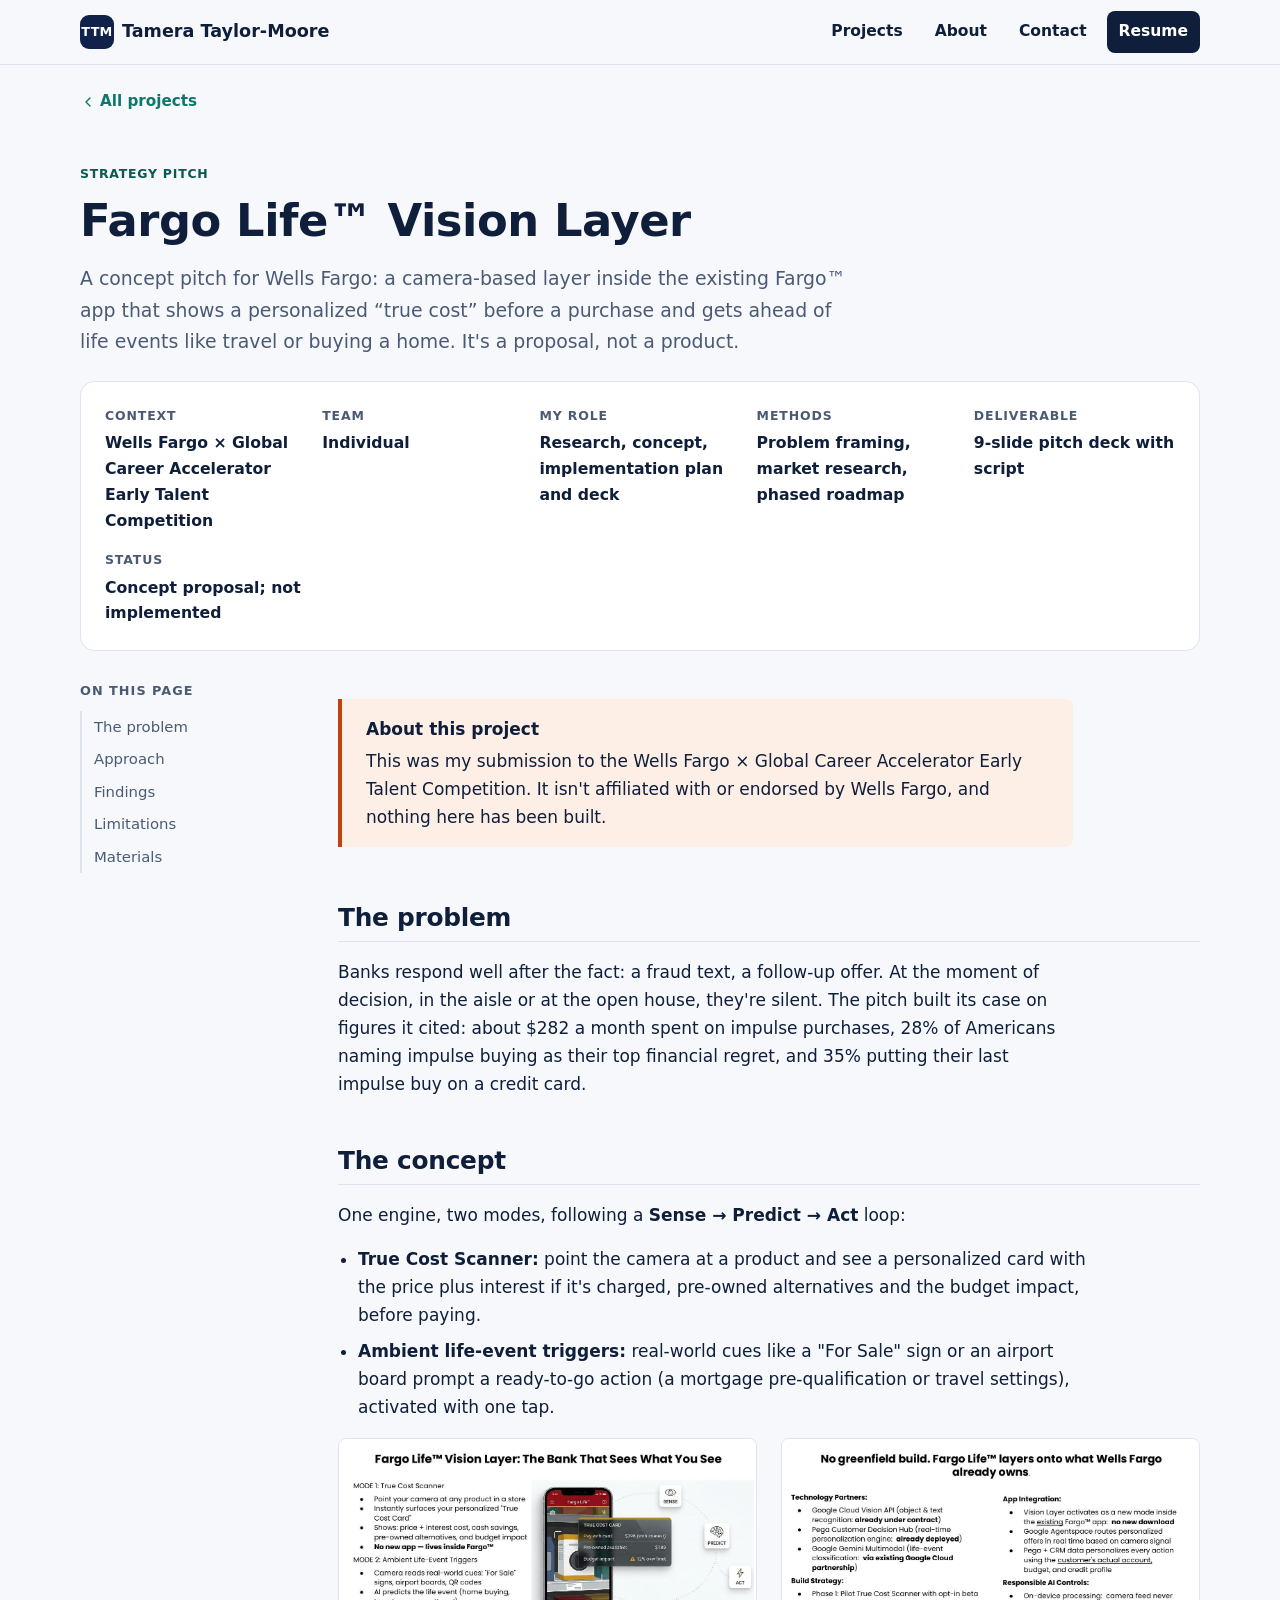
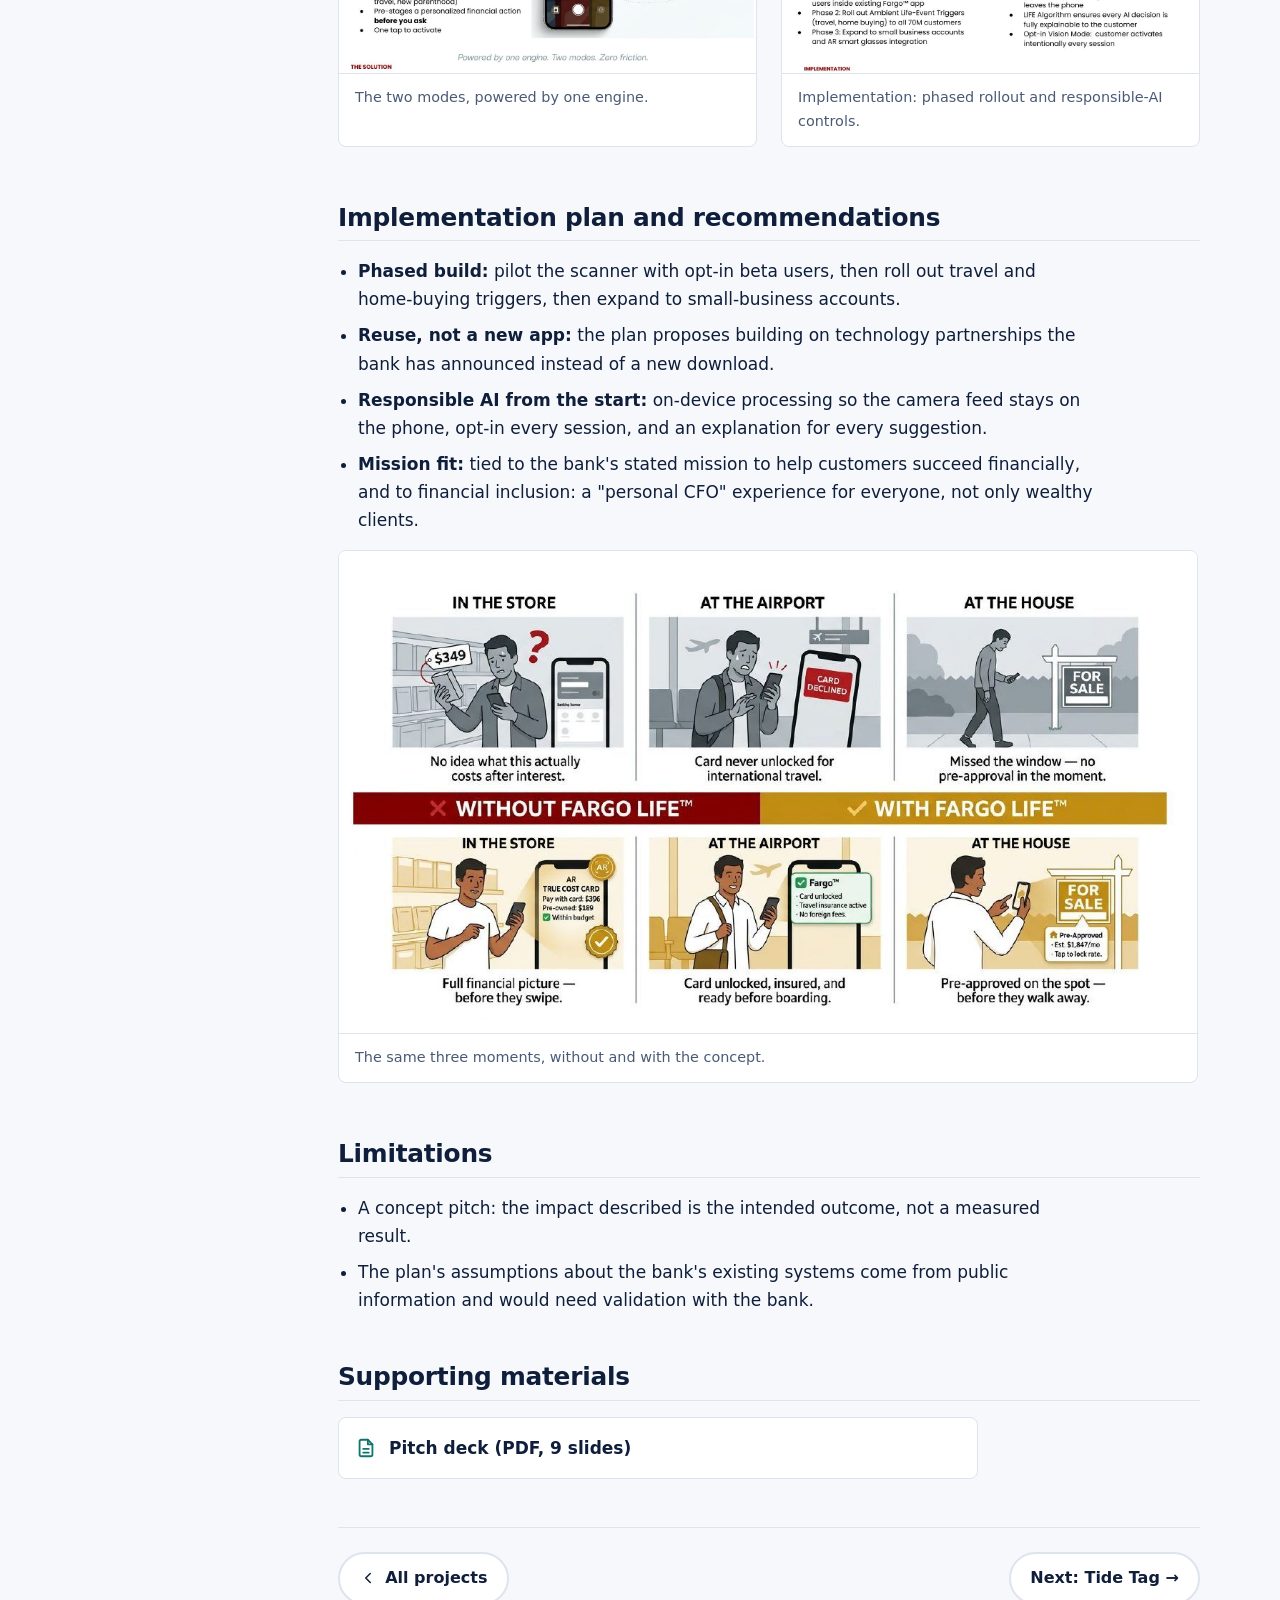
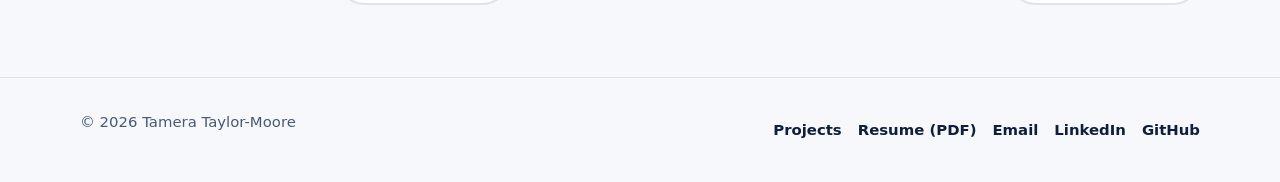
<file: projects/fargo-life.html>
<!DOCTYPE html>
<html lang="en">
<head>
  <meta charset="utf-8">
  <meta name="viewport" content="width=device-width, initial-scale=1">
  <title>Fargo Life™ Vision Layer: Wells Fargo × Global Career Accelerator Early Talent Competition | Tamera Taylor-Moore</title>
  <meta name="description" content="Case study: a concept pitch for a camera-based &#x27;personal CFO&#x27; layer in the Wells Fargo mobile app, with a phased build on existing partnerships.">
  <meta name="author" content="Tamera Taylor-Moore">
  <link rel="canonical" href="https://searjam17.github.io/projects/fargo-life.html">
  <meta property="og:type" content="website">
  <meta property="og:title" content="Fargo Life™ Vision Layer: Wells Fargo × Global Career Accelerator Early Talent Competition | Tamera Taylor-Moore">
  <meta property="og:description" content="Case study: a concept pitch for a camera-based &#x27;personal CFO&#x27; layer in the Wells Fargo mobile app, with a phased build on existing partnerships.">
  <meta property="og:url" content="https://searjam17.github.io/projects/fargo-life.html">
  <meta property="og:image" content="https://searjam17.github.io/assets/images/fargo-life/card.jpg">
  <meta property="og:image:width" content="1200">
  <meta property="og:image:height" content="630">
  <meta name="twitter:card" content="summary_large_image">
  <link rel="icon" href="../assets/images/favicon.svg" type="image/svg+xml">
  <link rel="icon" href="../assets/images/favicon-32.png" sizes="32x32" type="image/png">
  <link rel="apple-touch-icon" href="../assets/images/apple-touch-icon.png">
  <link rel="stylesheet" href="../assets/css/style.css">
  <script src="../assets/js/main.js"></script>
</head>
<body>
<a class="skip-link" href="#main">Skip to main content</a>
<header class="site-header">
  <nav class="container nav" aria-label="Main">
    <a class="wordmark" href="../index.html"><span class="wordmark-mark" aria-hidden="true">TTM</span>Tamera Taylor-Moore</a>
    <button class="nav-toggle" type="button" aria-expanded="false" aria-controls="primary-menu">
      <span class="nav-toggle-icon" aria-hidden="true"></span><span>Menu</span>
    </button>
    <ul class="nav-list" id="primary-menu">
      <li><a href="../index.html#projects">Projects</a></li>
      <li><a href="../index.html#about">About</a></li>
      <li><a href="../index.html#contact">Contact</a></li>
      <li><a class="nav-cta" href="../assets/documents/Tamera-Taylor-Moore-Resume.pdf">Resume <span class="visually-hidden">(PDF)</span></a></li>
    </ul>
  </nav>
</header>
<main id="main">
<div class="container">
  <p class="breadcrumb"><a href="../index.html#projects"><svg viewBox="0 0 24 24" aria-hidden="true" width="16" height="16" fill="none" stroke="currentColor" stroke-width="2" stroke-linecap="round" stroke-linejoin="round"><path d="M15 18l-6-6 6-6"/></svg>All projects</a></p>
  <header class="case-hero">
    <span class="category">Strategy pitch</span>
    <h1>Fargo Life™ Vision Layer</h1>
    <p class="case-summary">A concept pitch for Wells Fargo: a camera-based layer inside the existing Fargo™ app that shows a personalized “true cost” before a purchase and gets ahead of life events like travel or buying a home. It's a proposal, not a product.</p>
    <dl class="overview"><div><dt>Context</dt><dd>Wells Fargo × Global Career Accelerator Early Talent Competition</dd></div><div><dt>Team</dt><dd>Individual</dd></div><div><dt>My role</dt><dd>Research, concept, implementation plan and deck</dd></div><div><dt>Methods</dt><dd>Problem framing, market research, phased roadmap</dd></div><div><dt>Deliverable</dt><dd>9-slide pitch deck with script</dd></div><div><dt>Status</dt><dd>Concept proposal; not implemented</dd></div></dl>
  </header>
  <div class="case-layout">
    <nav class="toc" aria-label="On this page"><h2>On this page</h2><ol><li><a href="#problem">The problem</a></li><li><a href="#approach">Approach</a></li><li><a href="#findings">Findings</a></li><li><a href="#reflection">Limitations</a></li><li><a href="#materials">Materials</a></li></ol></nav>
    <article class="case-content">
      <p class="callout callout--note"><span class="callout-title">About this project</span>This was my submission to the Wells Fargo × Global Career Accelerator Early Talent Competition. It isn't affiliated with or endorsed by Wells Fargo, and nothing here has been built.</p>

      <section id="problem"><h2>The problem</h2>
      <p>Banks respond well after the fact: a fraud text, a follow-up offer. At the moment of decision, in the aisle or at the open house, they're silent. The pitch built its case on figures it cited: about $282 a month spent on impulse purchases, 28% of Americans naming impulse buying as their top financial regret, and 35% putting their last impulse buy on a credit card.</p>
      </section>

      <section id="approach"><h2>The concept</h2>
      <p>One engine, two modes, following a <strong>Sense → Predict → Act</strong> loop:</p>
      <ul>
      <li><strong>True Cost Scanner:</strong> point the camera at a product and see a personalized card with the price plus interest if it's charged, pre-owned alternatives and the budget impact, before paying.</li>
      <li><strong>Ambient life-event triggers:</strong> real-world cues like a "For Sale" sign or an airport board prompt a ready-to-go action (a mortgage pre-qualification or travel settings), activated with one tap.</li>
      </ul>
      <div class="gallery">
      <figure><img src="../assets/images/fargo-life/slide-3.jpg" width="1200" height="675" loading="lazy" alt="Slide describing the True Cost Scanner and Ambient Life-Event Triggers with a phone mockup"><figcaption>The two modes, powered by one engine.</figcaption></figure>
      <figure><img src="../assets/images/fargo-life/slide-4.jpg" width="1200" height="675" loading="lazy" alt="Implementation slide listing technology partners, a three-phase build strategy and responsible-AI controls"><figcaption>Implementation: phased rollout and responsible-AI controls.</figcaption></figure>
      </div>
      </section>

      <section id="findings"><h2>Implementation plan and recommendations</h2>
      <ul>
      <li><strong>Phased build:</strong> pilot the scanner with opt-in beta users, then roll out travel and home-buying triggers, then expand to small-business accounts.</li>
      <li><strong>Reuse, not a new app:</strong> the plan proposes building on technology partnerships the bank has announced instead of a new download.</li>
      <li><strong>Responsible AI from the start:</strong> on-device processing so the camera feed stays on the phone, opt-in every session, and an explanation for every suggestion.</li>
      <li><strong>Mission fit:</strong> tied to the bank's stated mission to help customers succeed financially, and to financial inclusion: a "personal CFO" experience for everyone, not only wealthy clients.</li>
      </ul>
      <figure class="figure"><img src="../assets/images/fargo-life/slide-8.jpg" width="1200" height="675" loading="lazy" alt="Before-and-after comic panels: in the store, at the airport, at the house, without and with Fargo Life"><figcaption>The same three moments, without and with the concept.</figcaption></figure>
      </section>

      <section id="reflection"><h2>Limitations</h2>
      <ul>
      <li>A concept pitch: the impact described is the intended outcome, not a measured result.</li>
      <li>The plan's assumptions about the bank's existing systems come from public information and would need validation with the bank.</li>
      </ul>
      </section>

      <section id="materials"><h2>Supporting materials</h2>
      <ul class="materials">
      <li><a href="../assets/documents/fargo-life-wells-fargo-pitch-deck.pdf"><svg viewBox="0 0 24 24" aria-hidden="true" fill="none" stroke="currentColor" stroke-width="2" stroke-linecap="round" stroke-linejoin="round"><path d="M14 3H7a2 2 0 0 0-2 2v14a2 2 0 0 0 2 2h10a2 2 0 0 0 2-2V8z"/><path d="M14 3v5h5M9 13h6M9 17h6"/></svg><span>Pitch deck (PDF, 9 slides)</span></a></li>
      </ul>
      </section>
      <nav class="case-footer-nav" aria-label="More projects">
        <a class="btn btn-ghost" href="../index.html#projects"><svg viewBox="0 0 24 24" aria-hidden="true" width="16" height="16" fill="none" stroke="currentColor" stroke-width="2" stroke-linecap="round" stroke-linejoin="round"><path d="M15 18l-6-6 6-6"/></svg> All projects</a>
        <a class="btn btn-ghost" href="tide-tag.html">Next: Tide Tag →</a>
      </nav>
    </article>
  </div>
</div>
</main>
<footer class="site-footer">
  <div class="container footer-inner">
    <p>&copy; <span id="year">2026</span> Tamera Taylor-Moore</p>
    <ul class="footer-links">
      <li><a href="../index.html#projects">Projects</a></li>
      <li><a href="../assets/documents/Tamera-Taylor-Moore-Resume.pdf">Resume (PDF)</a></li>
      <li><a href="mailto:tamerataylormoore0@gmail.com">Email</a></li>
      <li><a href="https://www.linkedin.com/in/tamera-taylor-moore">LinkedIn</a></li>
      <li><a href="https://github.com/SearJam17">GitHub</a></li>
    </ul>
  </div>
</footer>
</body>
</html>
</file>
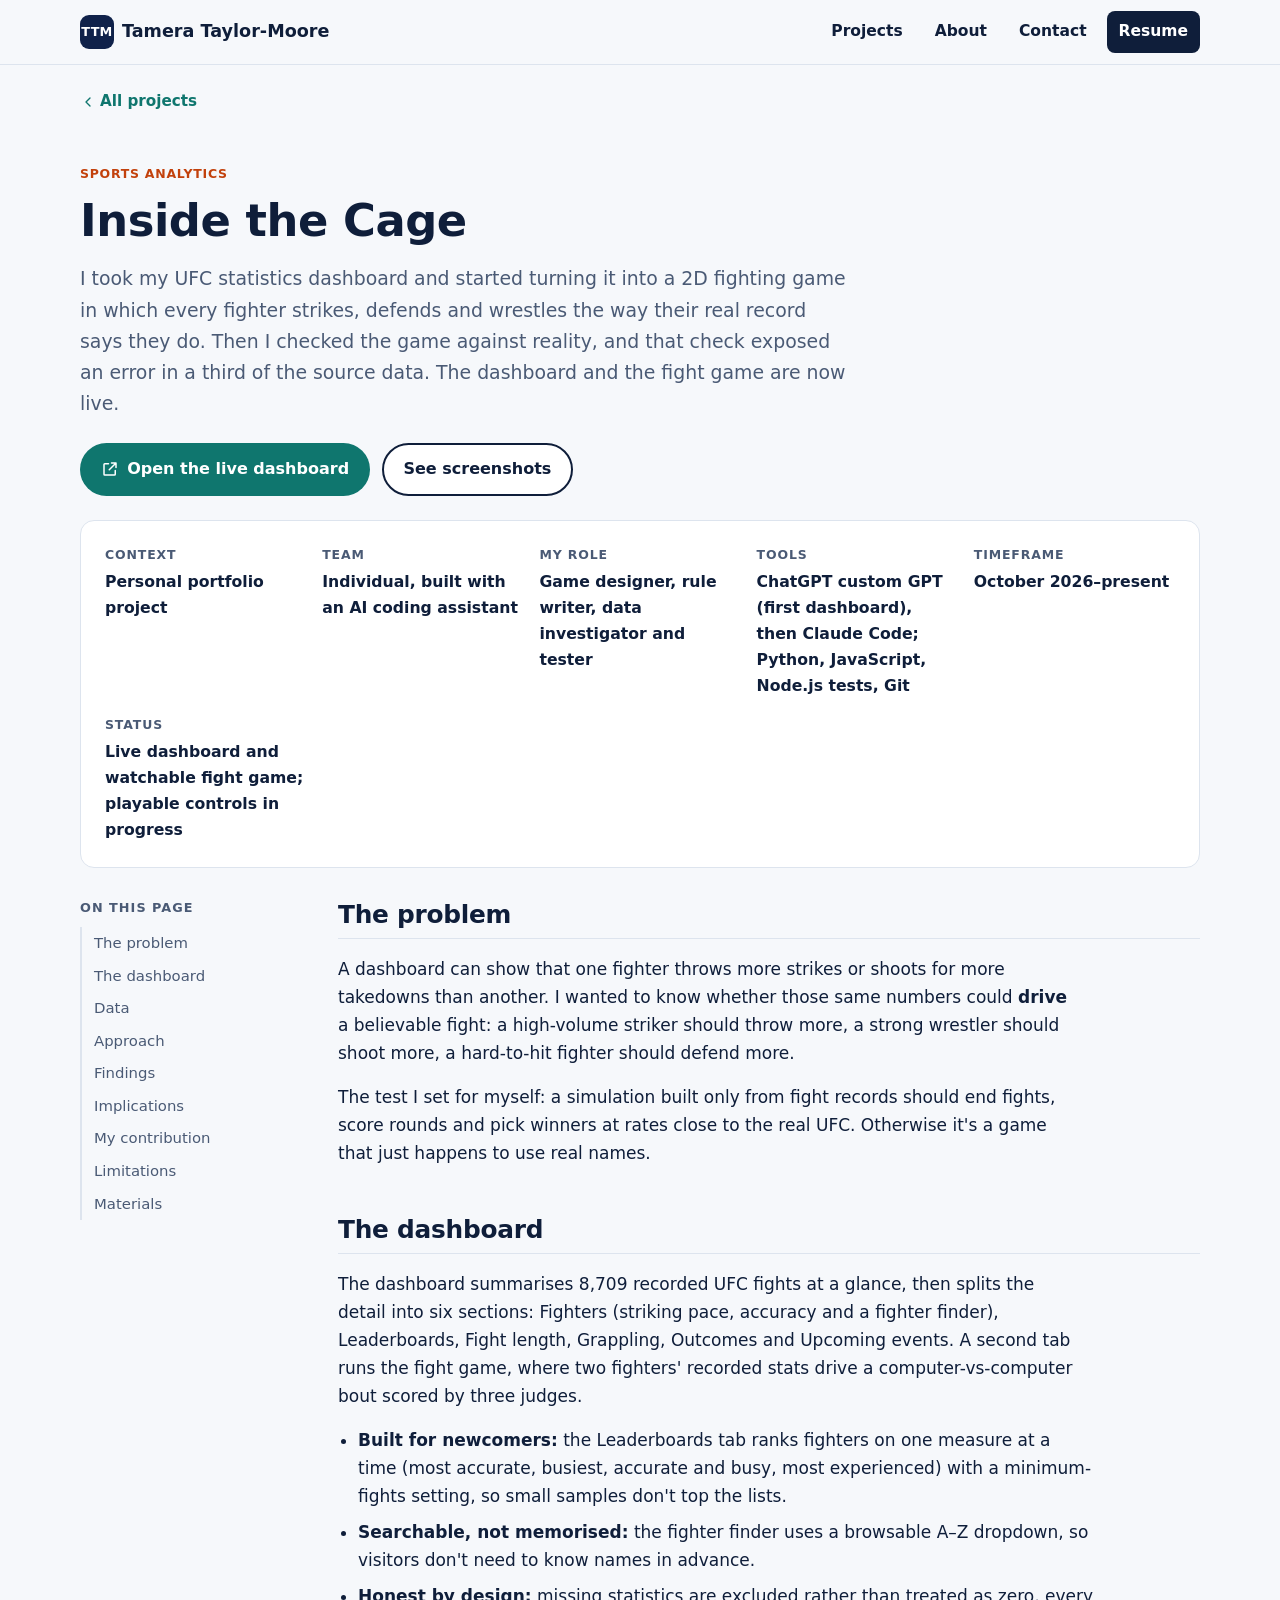
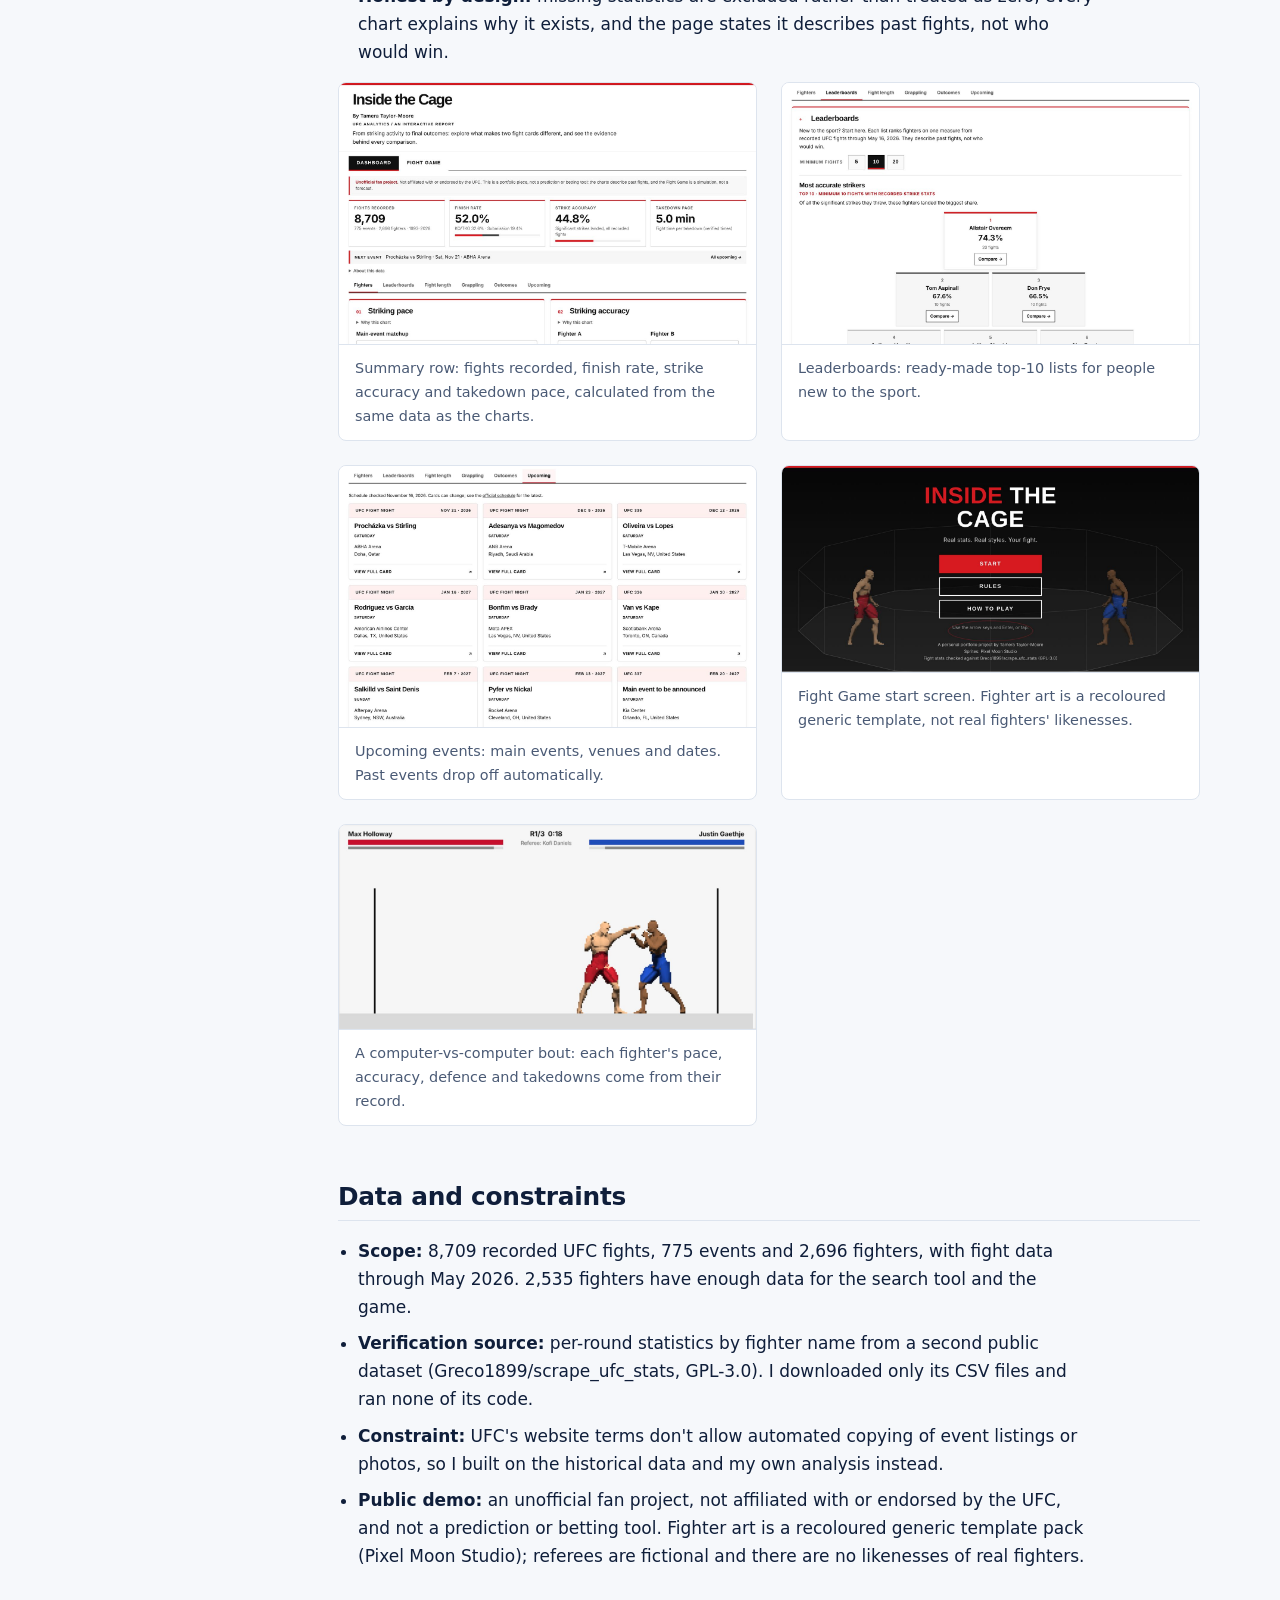
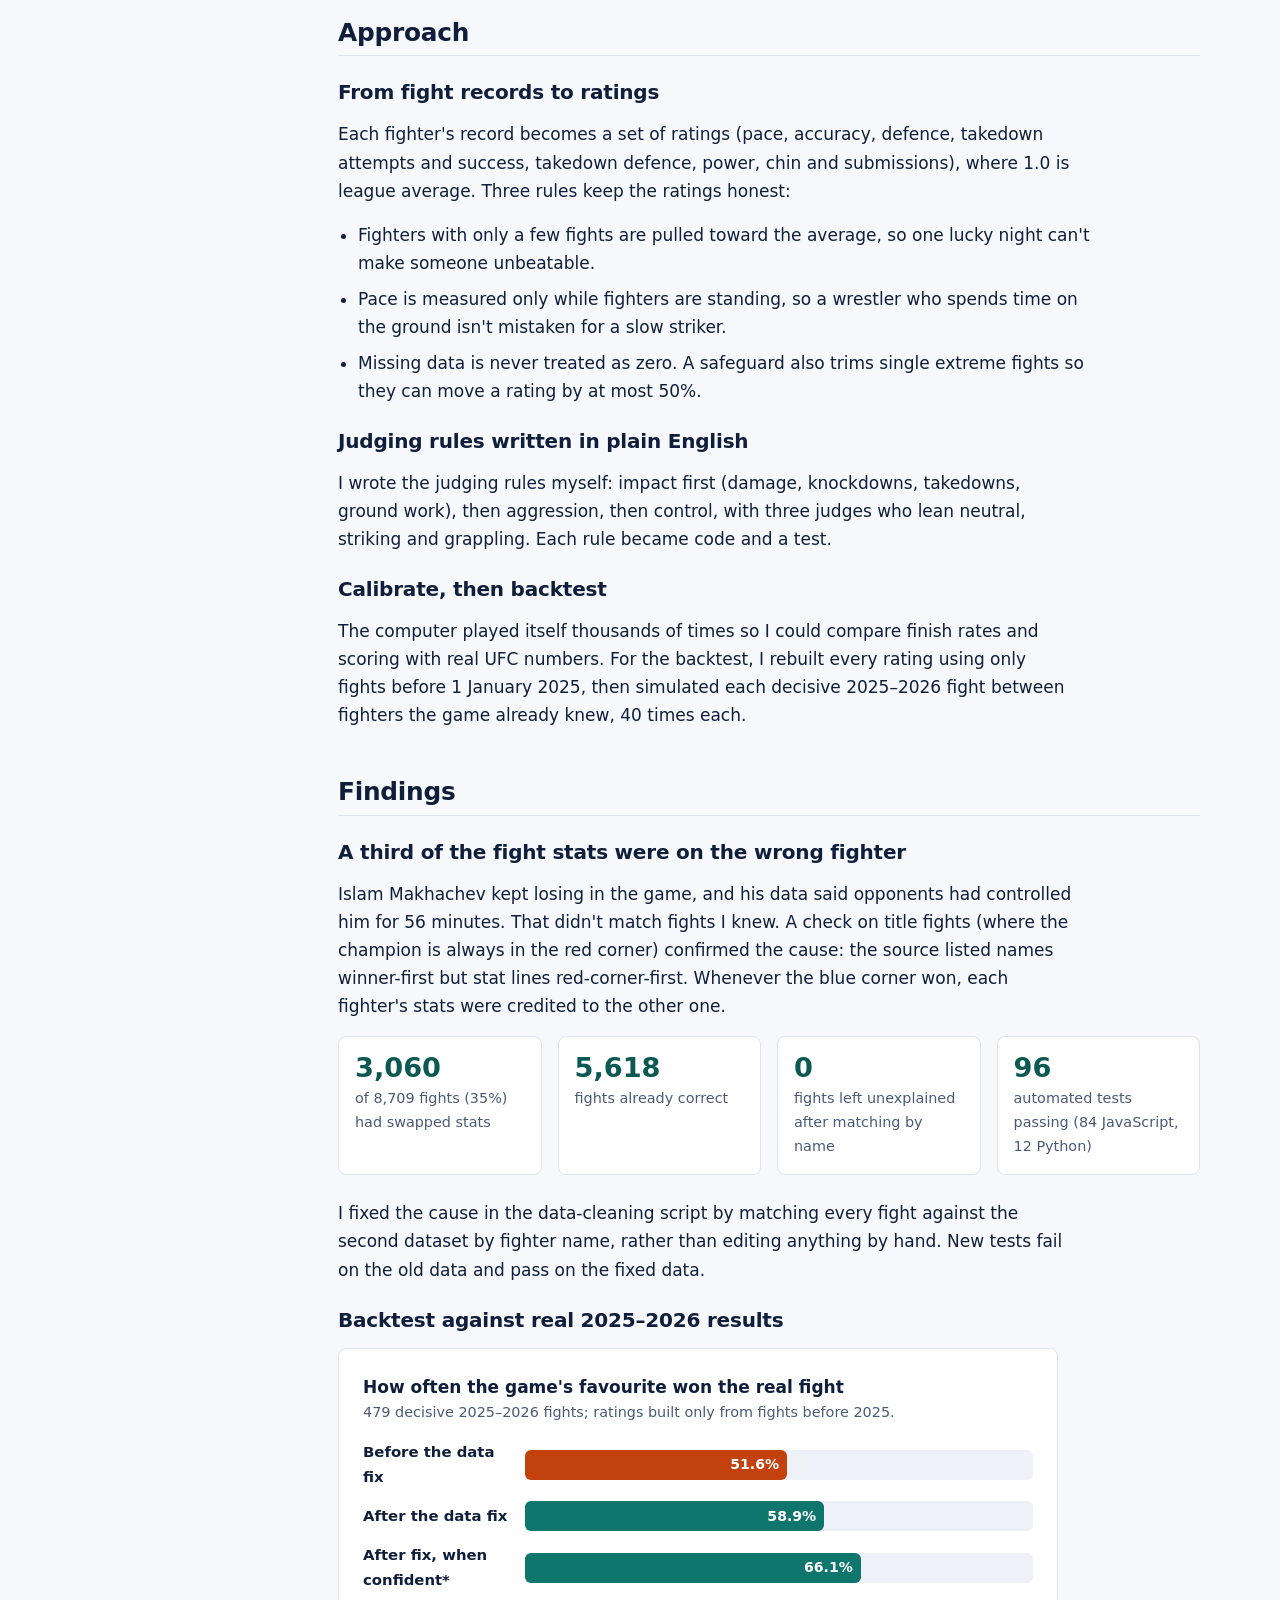
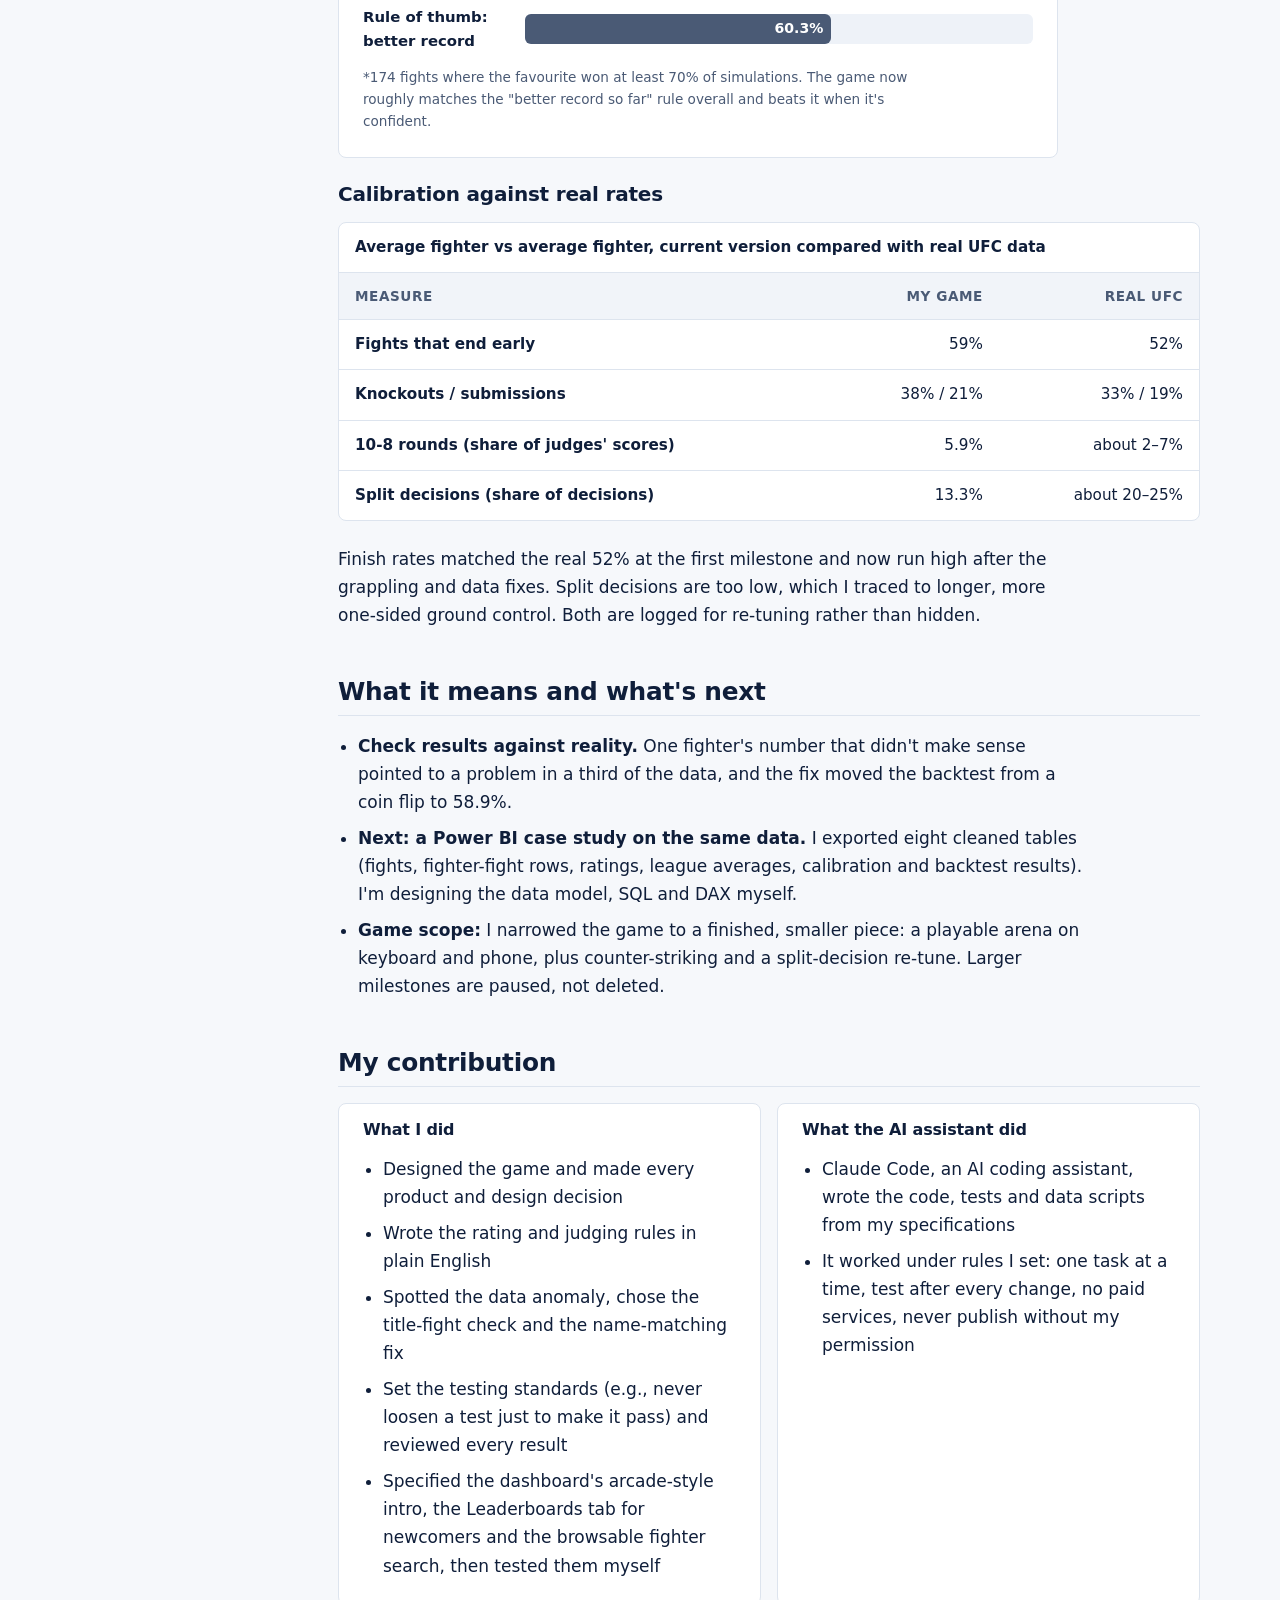
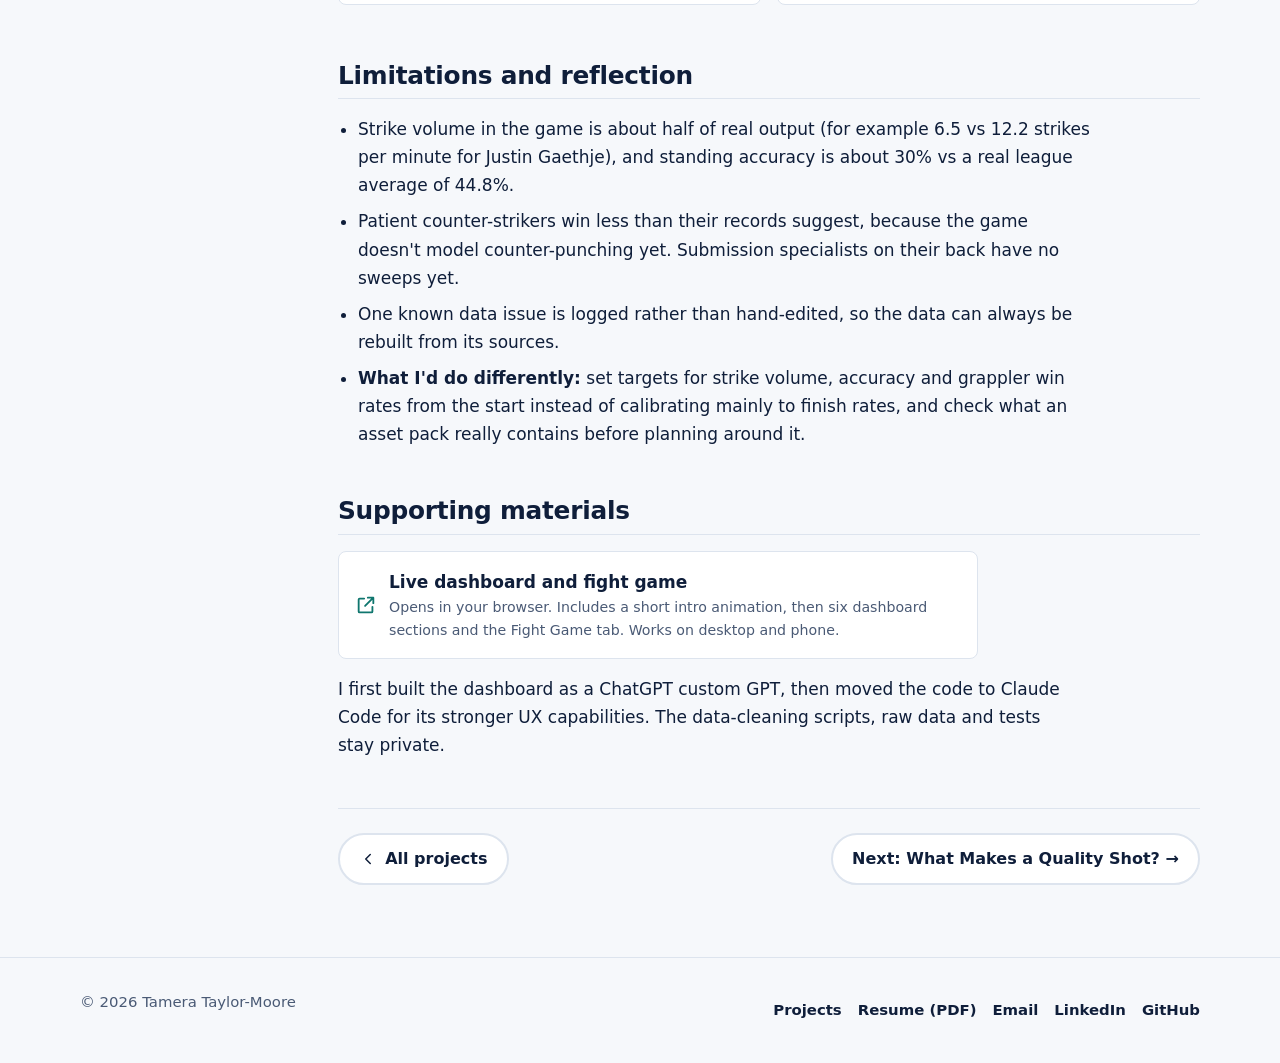
<file: projects/inside-the-cage.html>
<!DOCTYPE html>
<html lang="en">
<head>
  <meta charset="utf-8">
  <meta name="viewport" content="width=device-width, initial-scale=1">
  <title>Inside the Cage: UFC stats dashboard and stats-driven fighting game | Tamera Taylor-Moore</title>
  <meta name="description" content="Case study: a UFC statistics dashboard turned into a stats-driven fighting game, calibrated and backtested against real fight results by Tamera Taylor-Moore.">
  <meta name="author" content="Tamera Taylor-Moore">
  <link rel="canonical" href="https://searjam17.github.io/projects/inside-the-cage.html">
  <meta property="og:type" content="website">
  <meta property="og:title" content="Inside the Cage: UFC stats dashboard and stats-driven fighting game | Tamera Taylor-Moore">
  <meta property="og:description" content="Case study: a UFC statistics dashboard turned into a stats-driven fighting game, calibrated and backtested against real fight results by Tamera Taylor-Moore.">
  <meta property="og:url" content="https://searjam17.github.io/projects/inside-the-cage.html">
  <meta property="og:image" content="https://searjam17.github.io/assets/images/inside-the-cage/og.jpg">
  <meta property="og:image:width" content="1200">
  <meta property="og:image:height" content="630">
  <meta name="twitter:card" content="summary_large_image">
  <link rel="icon" href="../assets/images/favicon.svg" type="image/svg+xml">
  <link rel="icon" href="../assets/images/favicon-32.png" sizes="32x32" type="image/png">
  <link rel="apple-touch-icon" href="../assets/images/apple-touch-icon.png">
  <link rel="stylesheet" href="../assets/css/style.css">
  <script src="../assets/js/main.js"></script>
</head>
<body>
<a class="skip-link" href="#main">Skip to main content</a>
<header class="site-header">
  <nav class="container nav" aria-label="Main">
    <a class="wordmark" href="../index.html"><span class="wordmark-mark" aria-hidden="true">TTM</span>Tamera Taylor-Moore</a>
    <button class="nav-toggle" type="button" aria-expanded="false" aria-controls="primary-menu">
      <span class="nav-toggle-icon" aria-hidden="true"></span><span>Menu</span>
    </button>
    <ul class="nav-list" id="primary-menu">
      <li><a href="../index.html#projects">Projects</a></li>
      <li><a href="../index.html#about">About</a></li>
      <li><a href="../index.html#contact">Contact</a></li>
      <li><a class="nav-cta" href="../assets/documents/Tamera-Taylor-Moore-Resume.pdf">Resume <span class="visually-hidden">(PDF)</span></a></li>
    </ul>
  </nav>
</header>
<main id="main">
<div class="container">
  <p class="breadcrumb"><a href="../index.html#projects"><svg viewBox="0 0 24 24" aria-hidden="true" width="16" height="16" fill="none" stroke="currentColor" stroke-width="2" stroke-linecap="round" stroke-linejoin="round"><path d="M15 18l-6-6 6-6"/></svg>All projects</a></p>
  <header class="case-hero">
    <span class="category category--sports">Sports analytics</span>
    <h1>Inside the Cage</h1>
    <p class="case-summary">I took my UFC statistics dashboard and started turning it into a 2D fighting game in which every fighter strikes, defends and wrestles the way their real record says they do. Then I checked the game against reality, and that check exposed an error in a third of the source data. The dashboard and the fight game are now live.</p>
    <div class="hero-actions"><a class="btn btn-primary" href="../demos/inside-the-cage/index.html"><svg viewBox="0 0 24 24" aria-hidden="true" width="18" height="18" fill="none" stroke="currentColor" stroke-width="2" stroke-linecap="round" stroke-linejoin="round"><path d="M14 4h6v6M20 4l-9 9M19 14v5a1 1 0 0 1-1 1H5a1 1 0 0 1-1-1V6a1 1 0 0 1 1-1h5"/></svg> Open the live dashboard</a><a class="btn btn-secondary" href="#dashboard">See screenshots</a></div>
    <dl class="overview"><div><dt>Context</dt><dd>Personal portfolio project</dd></div><div><dt>Team</dt><dd>Individual, built with an AI coding assistant</dd></div><div><dt>My role</dt><dd>Game designer, rule writer, data investigator and tester</dd></div><div><dt>Tools</dt><dd>ChatGPT custom GPT (first dashboard), then Claude Code; Python, JavaScript, Node.js tests, Git</dd></div><div><dt>Timeframe</dt><dd>October 2026–present</dd></div><div><dt>Status</dt><dd>Live dashboard and watchable fight game; playable controls in progress</dd></div></dl>
  </header>
  <div class="case-layout">
    <nav class="toc" aria-label="On this page"><h2>On this page</h2><ol><li><a href="#problem">The problem</a></li><li><a href="#dashboard">The dashboard</a></li><li><a href="#data">Data</a></li><li><a href="#approach">Approach</a></li><li><a href="#findings">Findings</a></li><li><a href="#implications">Implications</a></li><li><a href="#contribution">My contribution</a></li><li><a href="#reflection">Limitations</a></li><li><a href="#materials">Materials</a></li></ol></nav>
    <article class="case-content">
      <section id="problem"><h2>The problem</h2>
      <p>A dashboard can show that one fighter throws more strikes or shoots for more takedowns than another. I wanted to know whether those same numbers could <strong>drive</strong> a believable fight: a high-volume striker should throw more, a strong wrestler should shoot more, a hard-to-hit fighter should defend more.</p>
      <p>The test I set for myself: a simulation built only from fight records should end fights, score rounds and pick winners at rates close to the real UFC. Otherwise it's a game that just happens to use real names.</p>
      </section>

      <section id="dashboard"><h2>The dashboard</h2>
      <p>The dashboard summarises 8,709 recorded UFC fights at a glance, then splits the detail into six sections: Fighters (striking pace, accuracy and a fighter finder), Leaderboards, Fight length, Grappling, Outcomes and Upcoming events. A second tab runs the fight game, where two fighters' recorded stats drive a computer-vs-computer bout scored by three judges.</p>
      <ul>
      <li><strong>Built for newcomers:</strong> the Leaderboards tab ranks fighters on one measure at a time (most accurate, busiest, accurate and busy, most experienced) with a minimum-fights setting, so small samples don't top the lists.</li>
      <li><strong>Searchable, not memorised:</strong> the fighter finder uses a browsable A–Z dropdown, so visitors don't need to know names in advance.</li>
      <li><strong>Honest by design:</strong> missing statistics are excluded rather than treated as zero, every chart explains why it exists, and the page states it describes past fights, not who would win.</li>
      </ul>
      <div class="gallery">
      <figure><img src="../assets/images/inside-the-cage/dashboard.jpg" width="1400" height="875" loading="lazy" alt="Inside the Cage dashboard: summary tiles for 8,709 fights, a 52.0% finish rate, 44.8% strike accuracy and 5.0 minutes per takedown, above six section tabs"><figcaption>Summary row: fights recorded, finish rate, strike accuracy and takedown pace, calculated from the same data as the charts.</figcaption></figure>
      <figure><img src="../assets/images/inside-the-cage/leaderboards.jpg" width="1400" height="875" loading="lazy" alt="Leaderboards tab showing a top-three podium of the most accurate strikers with a minimum of 10 fights"><figcaption>Leaderboards: ready-made top-10 lists for people new to the sport.</figcaption></figure>
      <figure><img src="../assets/images/inside-the-cage/upcoming.jpg" width="1400" height="875" loading="lazy" alt="Upcoming events tab with cards listing date, main event, venue and city for nine upcoming events"><figcaption>Upcoming events: main events, venues and dates. Past events drop off automatically.</figcaption></figure>
      <figure><img src="../assets/images/inside-the-cage/game-start.jpg" width="1400" height="692" loading="lazy" alt="Fight Game start screen with Start, Rules and How to play buttons between two pixel-art fighters in red and blue shorts"><figcaption>Fight Game start screen. Fighter art is a recoloured generic template, not real fighters' likenesses.</figcaption></figure>
      <figure><img src="../assets/images/inside-the-cage/game-fight.jpg" width="1400" height="684" loading="lazy" alt="Pixel-art fight in round one: the red-corner fighter throws a punch at the blue-corner fighter, with health and stamina bars above"><figcaption>A computer-vs-computer bout: each fighter's pace, accuracy, defence and takedowns come from their record.</figcaption></figure>
      </div>
      </section>

      <section id="data"><h2>Data and constraints</h2>
      <ul>
      <li><strong>Scope:</strong> 8,709 recorded UFC fights, 775 events and 2,696 fighters, with fight data through May 2026. 2,535 fighters have enough data for the search tool and the game.</li>
      <li><strong>Verification source:</strong> per-round statistics by fighter name from a second public dataset (Greco1899/scrape_ufc_stats, GPL-3.0). I downloaded only its CSV files and ran none of its code.</li>
      <li><strong>Constraint:</strong> UFC's website terms don't allow automated copying of event listings or photos, so I built on the historical data and my own analysis instead.</li>
      <li><strong>Public demo:</strong> an unofficial fan project, not affiliated with or endorsed by the UFC, and not a prediction or betting tool. Fighter art is a recoloured generic template pack (Pixel Moon Studio); referees are fictional and there are no likenesses of real fighters.</li>
      </ul>
      </section>

      <section id="approach"><h2>Approach</h2>
      <h3>From fight records to ratings</h3>
      <p>Each fighter's record becomes a set of ratings (pace, accuracy, defence, takedown attempts and success, takedown defence, power, chin and submissions), where 1.0 is league average. Three rules keep the ratings honest:</p>
      <ul>
      <li>Fighters with only a few fights are pulled toward the average, so one lucky night can't make someone unbeatable.</li>
      <li>Pace is measured only while fighters are standing, so a wrestler who spends time on the ground isn't mistaken for a slow striker.</li>
      <li>Missing data is never treated as zero. A safeguard also trims single extreme fights so they can move a rating by at most 50%.</li>
      </ul>
      <h3>Judging rules written in plain English</h3>
      <p>I wrote the judging rules myself: impact first (damage, knockdowns, takedowns, ground work), then aggression, then control, with three judges who lean neutral, striking and grappling. Each rule became code and a test.</p>
      <h3>Calibrate, then backtest</h3>
      <p>The computer played itself thousands of times so I could compare finish rates and scoring with real UFC numbers. For the backtest, I rebuilt every rating using only fights before 1 January 2025, then simulated each decisive 2025–2026 fight between fighters the game already knew, 40 times each.</p>
      </section>

      <section id="findings"><h2>Findings</h2>
      <h3>A third of the fight stats were on the wrong fighter</h3>
      <p>Islam Makhachev kept losing in the game, and his data said opponents had controlled him for 56 minutes. That didn't match fights I knew. A check on title fights (where the champion is always in the red corner) confirmed the cause: the source listed names winner-first but stat lines red-corner-first. Whenever the blue corner won, each fighter's stats were credited to the other one.</p>
      <ul class="stat-row">
      <li><span class="stat-value">3,060</span><span class="stat-label">of 8,709 fights (35%) had swapped stats</span></li>
      <li><span class="stat-value">5,618</span><span class="stat-label">fights already correct</span></li>
      <li><span class="stat-value">0</span><span class="stat-label">fights left unexplained after matching by name</span></li>
      <li><span class="stat-value">96</span><span class="stat-label">automated tests passing (84 JavaScript, 12 Python)</span></li>
      </ul>
      <p>I fixed the cause in the data-cleaning script by matching every fight against the second dataset by fighter name, rather than editing anything by hand. New tests fail on the old data and pass on the fixed data.</p>

      <h3>Backtest against real 2025–2026 results</h3>
      <figure class="bar-chart">
      <figcaption>How often the game's favourite won the real fight<span>479 decisive 2025–2026 fights; ratings built only from fights before 2025.</span></figcaption>
      <div class="bar"><span class="bar-label">Before the data fix</span><span class="bar-track"><span class="bar-fill bar-fill--low" style="width:51.6%">51.6%</span></span></div>
      <div class="bar"><span class="bar-label">After the data fix</span><span class="bar-track"><span class="bar-fill" style="width:58.9%">58.9%</span></span></div>
      <div class="bar"><span class="bar-label">After fix, when confident*</span><span class="bar-track"><span class="bar-fill" style="width:66.1%">66.1%</span></span></div>
      <div class="bar"><span class="bar-label">Rule of thumb: better record</span><span class="bar-track"><span class="bar-fill" style="width:60.3%;background:#4a5a75">60.3%</span></span></div>
      <p class="bar-note">*174 fights where the favourite won at least 70% of simulations. The game now roughly matches the "better record so far" rule overall and beats it when it's confident.</p>
      </figure>

      <h3>Calibration against real rates</h3>
      <div class="table-wrap"><table>
      <caption>Average fighter vs average fighter, current version compared with real UFC data</caption>
      <thead><tr><th scope="col">Measure</th><th scope="col" class="num">My game</th><th scope="col" class="num">Real UFC</th></tr></thead>
      <tbody>
      <tr><th scope="row">Fights that end early</th><td class="num">59%</td><td class="num">52%</td></tr>
      <tr><th scope="row">Knockouts / submissions</th><td class="num">38% / 21%</td><td class="num">33% / 19%</td></tr>
      <tr><th scope="row">10-8 rounds (share of judges' scores)</th><td class="num">5.9%</td><td class="num">about 2–7%</td></tr>
      <tr><th scope="row">Split decisions (share of decisions)</th><td class="num">13.3%</td><td class="num">about 20–25%</td></tr>
      </tbody></table></div>
      <p>Finish rates matched the real 52% at the first milestone and now run high after the grappling and data fixes. Split decisions are too low, which I traced to longer, more one-sided ground control. Both are logged for re-tuning rather than hidden.</p>
      </section>

      <section id="implications"><h2>What it means and what's next</h2>
      <ul>
      <li><strong>Check results against reality.</strong> One fighter's number that didn't make sense pointed to a problem in a third of the data, and the fix moved the backtest from a coin flip to 58.9%.</li>
      <li><strong>Next: a Power BI case study on the same data.</strong> I exported eight cleaned tables (fights, fighter-fight rows, ratings, league averages, calibration and backtest results). I'm designing the data model, SQL and DAX myself.</li>
      <li><strong>Game scope:</strong> I narrowed the game to a finished, smaller piece: a playable arena on keyboard and phone, plus counter-striking and a split-decision re-tune. Larger milestones are paused, not deleted.</li>
      </ul>
      </section>

      <section id="contribution"><h2>My contribution</h2>
      <div class="contrib">
      <div><h3>What I did</h3><ul>
      <li>Designed the game and made every product and design decision</li>
      <li>Wrote the rating and judging rules in plain English</li>
      <li>Spotted the data anomaly, chose the title-fight check and the name-matching fix</li>
      <li>Set the testing standards (e.g., never loosen a test just to make it pass) and reviewed every result</li>
      <li>Specified the dashboard's arcade-style intro, the Leaderboards tab for newcomers and the browsable fighter search, then tested them myself</li>
      </ul></div>
      <div><h3>What the AI assistant did</h3><ul>
      <li>Claude Code, an AI coding assistant, wrote the code, tests and data scripts from my specifications</li>
      <li>It worked under rules I set: one task at a time, test after every change, no paid services, never publish without my permission</li>
      </ul></div>
      </div>
      </section>

      <section id="reflection"><h2>Limitations and reflection</h2>
      <ul>
      <li>Strike volume in the game is about half of real output (for example 6.5 vs 12.2 strikes per minute for Justin Gaethje), and standing accuracy is about 30% vs a real league average of 44.8%.</li>
      <li>Patient counter-strikers win less than their records suggest, because the game doesn't model counter-punching yet. Submission specialists on their back have no sweeps yet.</li>
      <li>One known data issue is logged rather than hand-edited, so the data can always be rebuilt from its sources.</li>
      <li><strong>What I'd do differently:</strong> set targets for strike volume, accuracy and grappler win rates from the start instead of calibrating mainly to finish rates, and check what an asset pack really contains before planning around it.</li>
      </ul>
      </section>

      <section id="materials"><h2>Supporting materials</h2>
      <ul class="materials"><li><a href="../demos/inside-the-cage/index.html"><svg viewBox="0 0 24 24" aria-hidden="true" fill="none" stroke="currentColor" stroke-width="2" stroke-linecap="round" stroke-linejoin="round"><path d="M14 4h6v6M20 4l-9 9M19 14v5a1 1 0 0 1-1 1H5a1 1 0 0 1-1-1V6a1 1 0 0 1 1-1h5"/></svg><span>Live dashboard and fight game<small>Opens in your browser. Includes a short intro animation, then six dashboard sections and the Fight Game tab. Works on desktop and phone.</small></span></a></li></ul>
      <p>I first built the dashboard as a ChatGPT custom GPT, then moved the code to Claude Code for its stronger UX capabilities. The data-cleaning scripts, raw data and tests stay private.</p>
      </section>
      <nav class="case-footer-nav" aria-label="More projects">
        <a class="btn btn-ghost" href="../index.html#projects"><svg viewBox="0 0 24 24" aria-hidden="true" width="16" height="16" fill="none" stroke="currentColor" stroke-width="2" stroke-linecap="round" stroke-linejoin="round"><path d="M15 18l-6-6 6-6"/></svg> All projects</a>
        <a class="btn btn-ghost" href="basketball-shot-quality.html">Next: What Makes a Quality Shot? →</a>
      </nav>
    </article>
  </div>
</div>
</main>
<footer class="site-footer">
  <div class="container footer-inner">
    <p>&copy; <span id="year">2026</span> Tamera Taylor-Moore</p>
    <ul class="footer-links">
      <li><a href="../index.html#projects">Projects</a></li>
      <li><a href="../assets/documents/Tamera-Taylor-Moore-Resume.pdf">Resume (PDF)</a></li>
      <li><a href="mailto:tamerataylormoore0@gmail.com">Email</a></li>
      <li><a href="https://www.linkedin.com/in/tamera-taylor-moore">LinkedIn</a></li>
      <li><a href="https://github.com/SearJam17">GitHub</a></li>
    </ul>
  </div>
</footer>
</body>
</html>
</file>
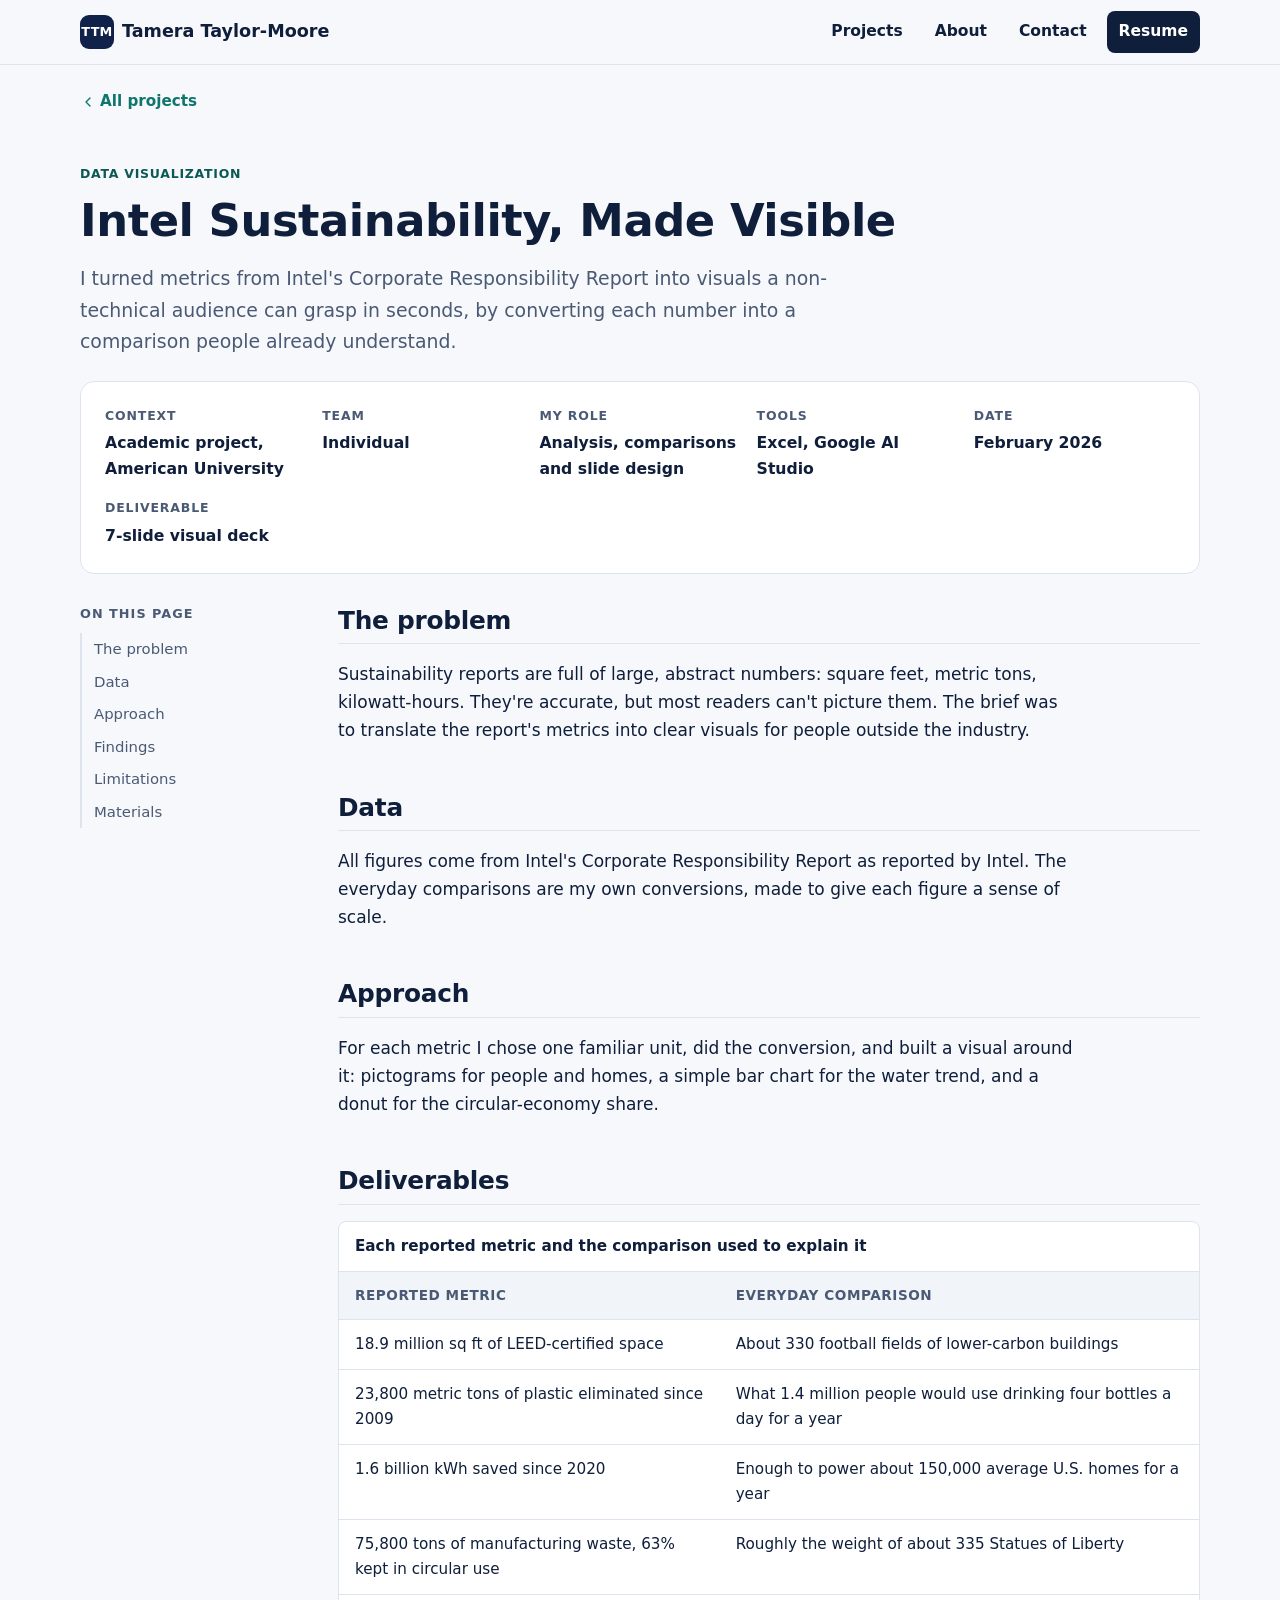
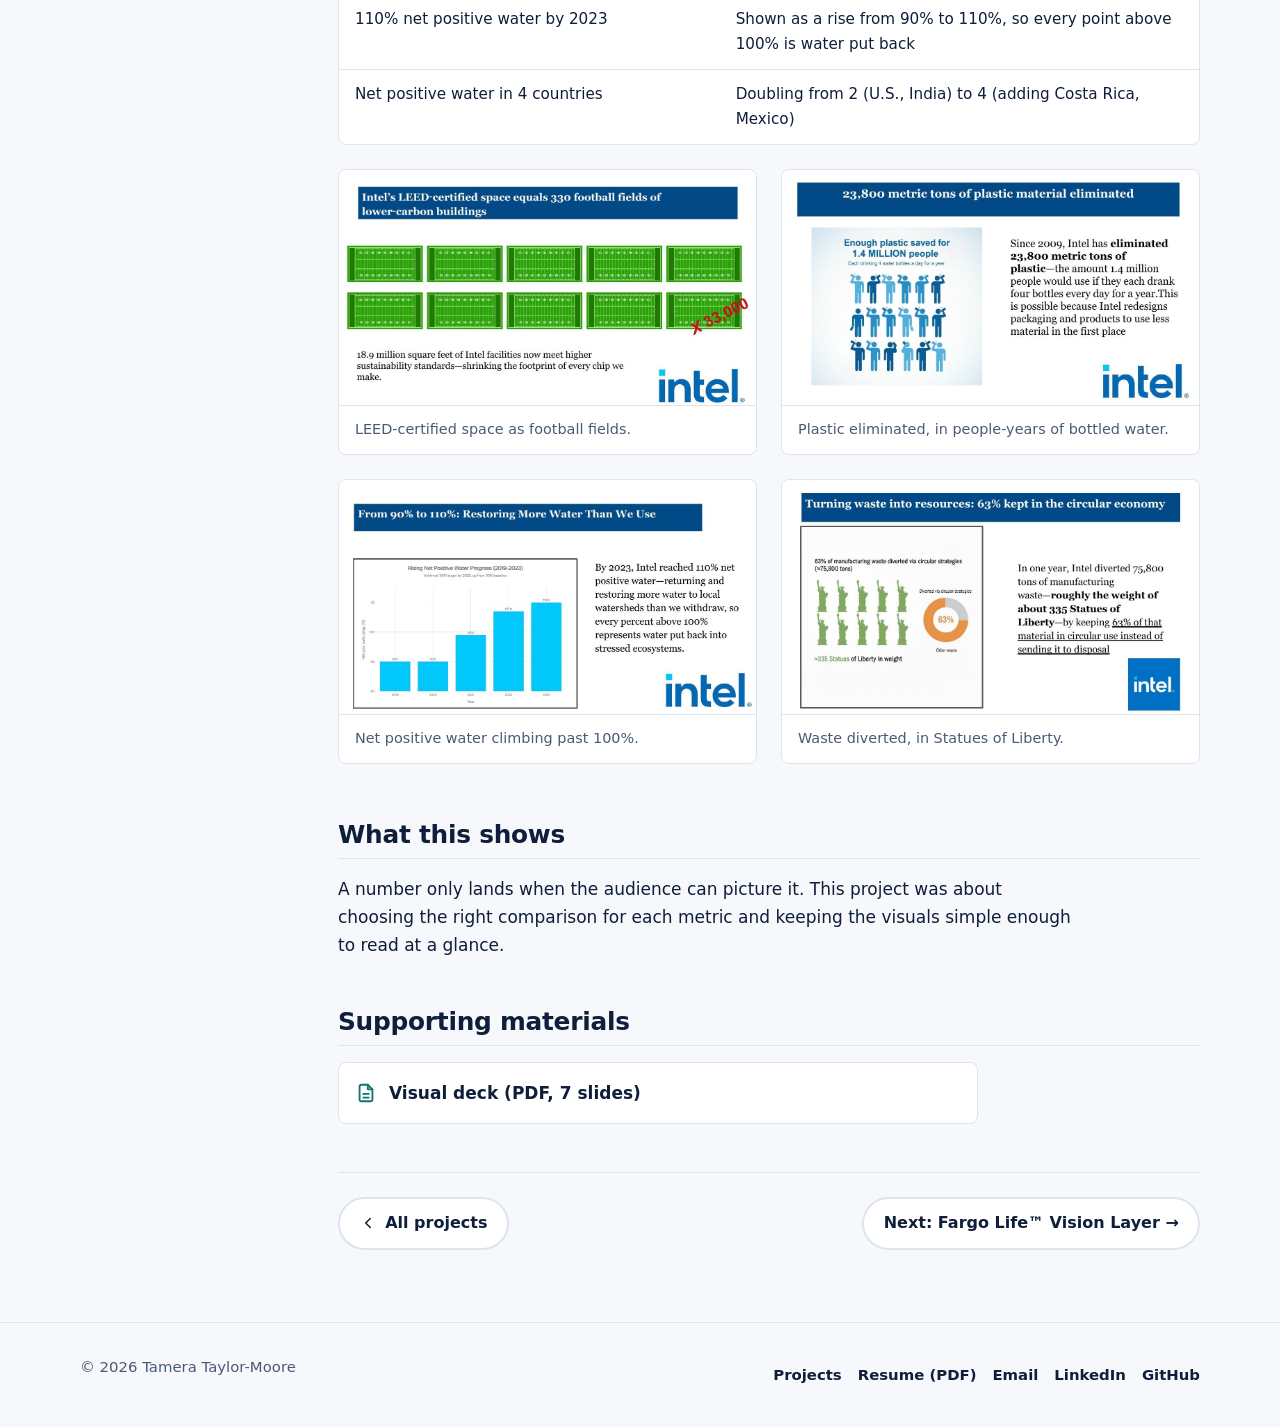
<file: projects/intel-sustainability.html>
<!DOCTYPE html>
<html lang="en">
<head>
  <meta charset="utf-8">
  <meta name="viewport" content="width=device-width, initial-scale=1">
  <title>Intel Sustainability, Made Visible: Data storytelling from a corporate responsibility report | Tamera Taylor-Moore</title>
  <meta name="description" content="Case study: translating metrics from Intel&#x27;s Corporate Responsibility Report into everyday comparisons and visuals for non-technical audiences.">
  <meta name="author" content="Tamera Taylor-Moore">
  <link rel="canonical" href="https://searjam17.github.io/projects/intel-sustainability.html">
  <meta property="og:type" content="website">
  <meta property="og:title" content="Intel Sustainability, Made Visible: Data storytelling from a corporate responsibility report | Tamera Taylor-Moore">
  <meta property="og:description" content="Case study: translating metrics from Intel&#x27;s Corporate Responsibility Report into everyday comparisons and visuals for non-technical audiences.">
  <meta property="og:url" content="https://searjam17.github.io/projects/intel-sustainability.html">
  <meta property="og:image" content="https://searjam17.github.io/assets/images/intel/card.jpg">
  <meta property="og:image:width" content="1200">
  <meta property="og:image:height" content="630">
  <meta name="twitter:card" content="summary_large_image">
  <link rel="icon" href="../assets/images/favicon.svg" type="image/svg+xml">
  <link rel="icon" href="../assets/images/favicon-32.png" sizes="32x32" type="image/png">
  <link rel="apple-touch-icon" href="../assets/images/apple-touch-icon.png">
  <link rel="stylesheet" href="../assets/css/style.css">
  <script src="../assets/js/main.js"></script>
</head>
<body>
<a class="skip-link" href="#main">Skip to main content</a>
<header class="site-header">
  <nav class="container nav" aria-label="Main">
    <a class="wordmark" href="../index.html"><span class="wordmark-mark" aria-hidden="true">TTM</span>Tamera Taylor-Moore</a>
    <button class="nav-toggle" type="button" aria-expanded="false" aria-controls="primary-menu">
      <span class="nav-toggle-icon" aria-hidden="true"></span><span>Menu</span>
    </button>
    <ul class="nav-list" id="primary-menu">
      <li><a href="../index.html#projects">Projects</a></li>
      <li><a href="../index.html#about">About</a></li>
      <li><a href="../index.html#contact">Contact</a></li>
      <li><a class="nav-cta" href="../assets/documents/Tamera-Taylor-Moore-Resume.pdf">Resume <span class="visually-hidden">(PDF)</span></a></li>
    </ul>
  </nav>
</header>
<main id="main">
<div class="container">
  <p class="breadcrumb"><a href="../index.html#projects"><svg viewBox="0 0 24 24" aria-hidden="true" width="16" height="16" fill="none" stroke="currentColor" stroke-width="2" stroke-linecap="round" stroke-linejoin="round"><path d="M15 18l-6-6 6-6"/></svg>All projects</a></p>
  <header class="case-hero">
    <span class="category">Data visualization</span>
    <h1>Intel Sustainability, Made Visible</h1>
    <p class="case-summary">I turned metrics from Intel's Corporate Responsibility Report into visuals a non-technical audience can grasp in seconds, by converting each number into a comparison people already understand.</p>
    <dl class="overview"><div><dt>Context</dt><dd>Academic project, American University</dd></div><div><dt>Team</dt><dd>Individual</dd></div><div><dt>My role</dt><dd>Analysis, comparisons and slide design</dd></div><div><dt>Tools</dt><dd>Excel, Google AI Studio</dd></div><div><dt>Date</dt><dd>February 2026</dd></div><div><dt>Deliverable</dt><dd>7-slide visual deck</dd></div></dl>
  </header>
  <div class="case-layout">
    <nav class="toc" aria-label="On this page"><h2>On this page</h2><ol><li><a href="#problem">The problem</a></li><li><a href="#data">Data</a></li><li><a href="#approach">Approach</a></li><li><a href="#findings">Findings</a></li><li><a href="#reflection">Limitations</a></li><li><a href="#materials">Materials</a></li></ol></nav>
    <article class="case-content">
      <section id="problem"><h2>The problem</h2>
      <p>Sustainability reports are full of large, abstract numbers: square feet, metric tons, kilowatt-hours. They're accurate, but most readers can't picture them. The brief was to translate the report's metrics into clear visuals for people outside the industry.</p>
      </section>

      <section id="data"><h2>Data</h2>
      <p>All figures come from Intel's Corporate Responsibility Report as reported by Intel. The everyday comparisons are my own conversions, made to give each figure a sense of scale.</p>
      </section>

      <section id="approach"><h2>Approach</h2>
      <p>For each metric I chose one familiar unit, did the conversion, and built a visual around it: pictograms for people and homes, a simple bar chart for the water trend, and a donut for the circular-economy share.</p>
      </section>

      <section id="findings"><h2>Deliverables</h2>
      <div class="table-wrap"><table>
      <caption>Each reported metric and the comparison used to explain it</caption>
      <thead><tr><th scope="col">Reported metric</th><th scope="col">Everyday comparison</th></tr></thead>
      <tbody>
      <tr><td>18.9 million sq ft of LEED-certified space</td><td>About 330 football fields of lower-carbon buildings</td></tr>
      <tr><td>23,800 metric tons of plastic eliminated since 2009</td><td>What 1.4 million people would use drinking four bottles a day for a year</td></tr>
      <tr><td>1.6 billion kWh saved since 2020</td><td>Enough to power about 150,000 average U.S. homes for a year</td></tr>
      <tr><td>75,800 tons of manufacturing waste, 63% kept in circular use</td><td>Roughly the weight of about 335 Statues of Liberty</td></tr>
      <tr><td>110% net positive water by 2023</td><td>Shown as a rise from 90% to 110%, so every point above 100% is water put back</td></tr>
      <tr><td>Net positive water in 4 countries</td><td>Doubling from 2 (U.S., India) to 4 (adding Costa Rica, Mexico)</td></tr>
      </tbody></table></div>
      <div class="gallery">
      <figure><img src="../assets/images/intel/slide-2.jpg" width="1200" height="675" loading="lazy" alt="Ten football-field icons illustrating Intel's LEED-certified space"><figcaption>LEED-certified space as football fields.</figcaption></figure>
      <figure><img src="../assets/images/intel/slide-3.jpg" width="1200" height="675" loading="lazy" alt="Pictogram of people drinking bottled water next to text about 23,800 metric tons of plastic eliminated"><figcaption>Plastic eliminated, in people-years of bottled water.</figcaption></figure>
      <figure><img src="../assets/images/intel/slide-5.jpg" width="1200" height="675" loading="lazy" alt="Bar chart of net positive water rising to 110% by 2023"><figcaption>Net positive water climbing past 100%.</figcaption></figure>
      <figure><img src="../assets/images/intel/slide-6.jpg" width="1200" height="675" loading="lazy" alt="Statue of Liberty icons and a 63% donut chart for waste kept in the circular economy"><figcaption>Waste diverted, in Statues of Liberty.</figcaption></figure>
      </div>
      </section>

      <section id="reflection"><h2>What this shows</h2>
      <p>A number only lands when the audience can picture it. This project was about choosing the right comparison for each metric and keeping the visuals simple enough to read at a glance.</p>
      </section>

      <section id="materials"><h2>Supporting materials</h2>
      <ul class="materials">
      <li><a href="../assets/documents/intel-csr-visualization-deck.pdf"><svg viewBox="0 0 24 24" aria-hidden="true" fill="none" stroke="currentColor" stroke-width="2" stroke-linecap="round" stroke-linejoin="round"><path d="M14 3H7a2 2 0 0 0-2 2v14a2 2 0 0 0 2 2h10a2 2 0 0 0 2-2V8z"/><path d="M14 3v5h5M9 13h6M9 17h6"/></svg><span>Visual deck (PDF, 7 slides)</span></a></li>
      </ul>
      </section>
      <nav class="case-footer-nav" aria-label="More projects">
        <a class="btn btn-ghost" href="../index.html#projects"><svg viewBox="0 0 24 24" aria-hidden="true" width="16" height="16" fill="none" stroke="currentColor" stroke-width="2" stroke-linecap="round" stroke-linejoin="round"><path d="M15 18l-6-6 6-6"/></svg> All projects</a>
        <a class="btn btn-ghost" href="fargo-life.html">Next: Fargo Life™ Vision Layer →</a>
      </nav>
    </article>
  </div>
</div>
</main>
<footer class="site-footer">
  <div class="container footer-inner">
    <p>&copy; <span id="year">2026</span> Tamera Taylor-Moore</p>
    <ul class="footer-links">
      <li><a href="../index.html#projects">Projects</a></li>
      <li><a href="../assets/documents/Tamera-Taylor-Moore-Resume.pdf">Resume (PDF)</a></li>
      <li><a href="mailto:tamerataylormoore0@gmail.com">Email</a></li>
      <li><a href="https://www.linkedin.com/in/tamera-taylor-moore">LinkedIn</a></li>
      <li><a href="https://github.com/SearJam17">GitHub</a></li>
    </ul>
  </div>
</footer>
</body>
</html>
</file>
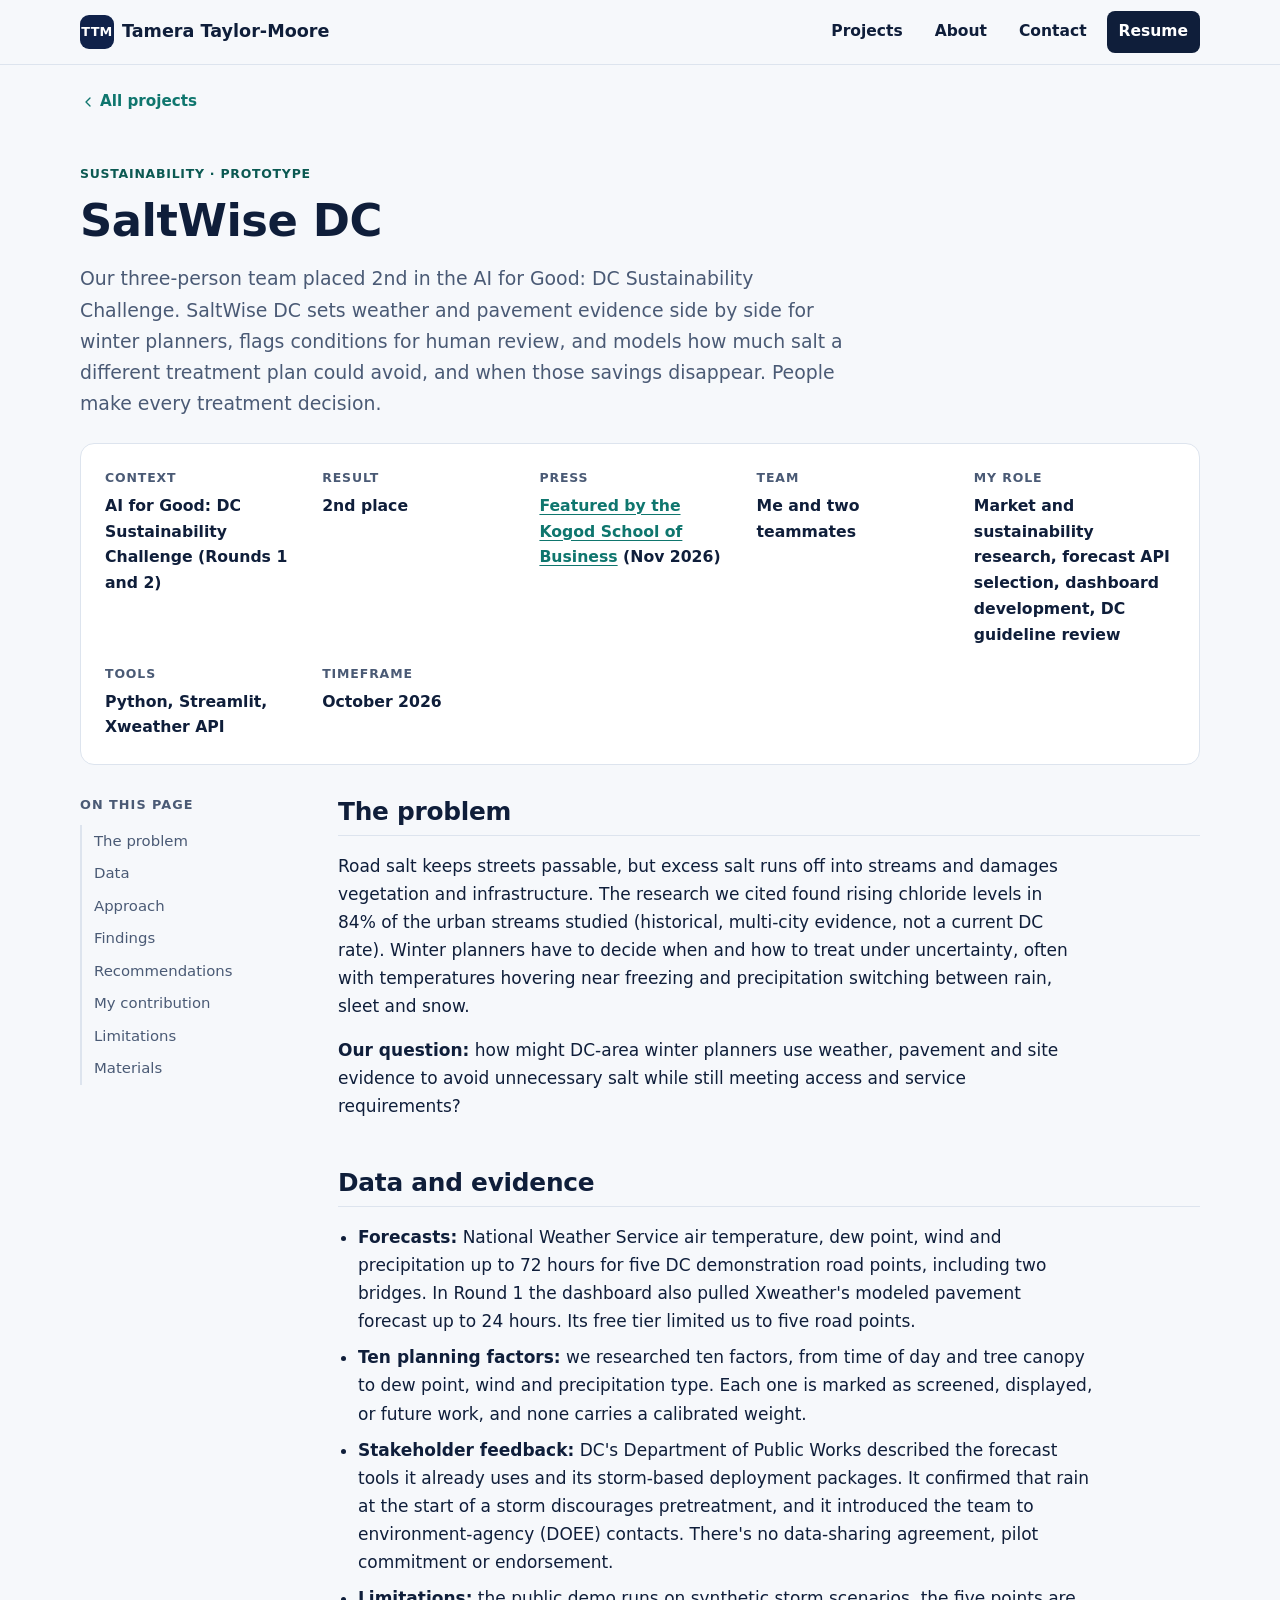
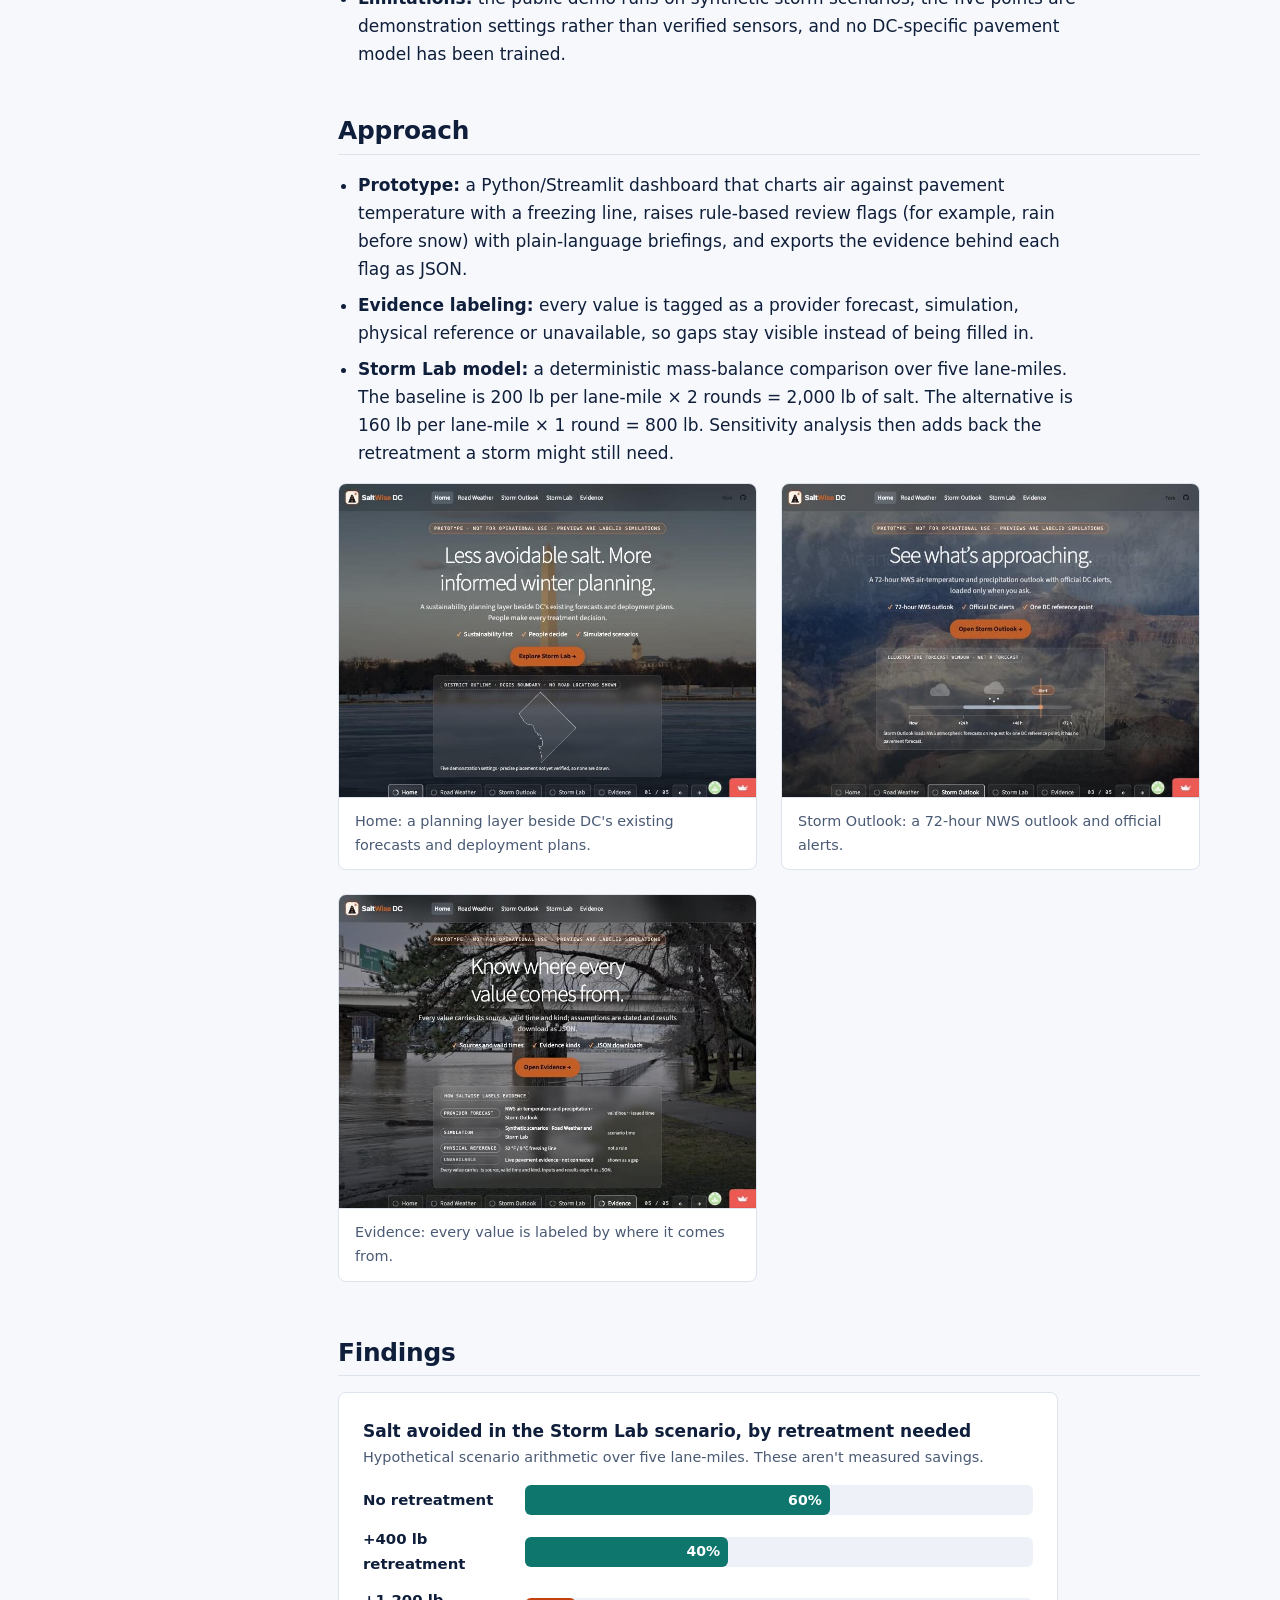
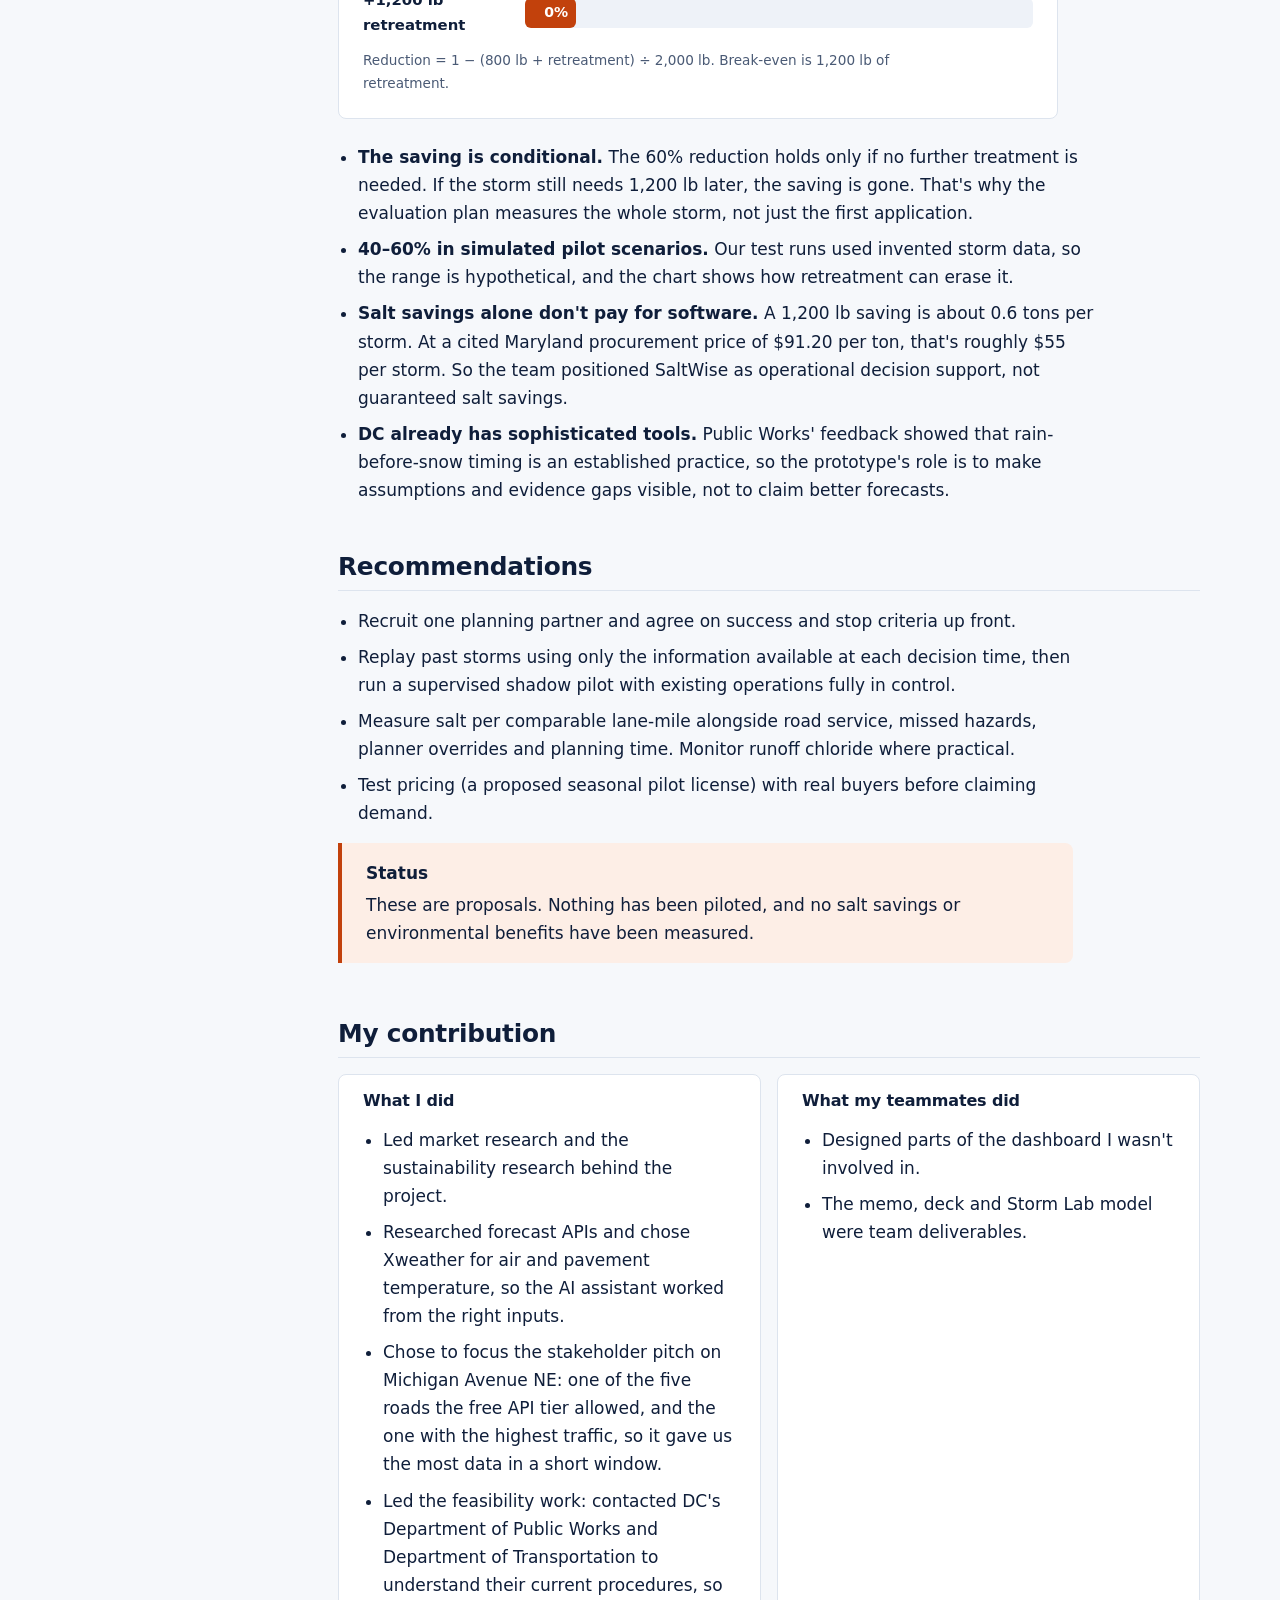
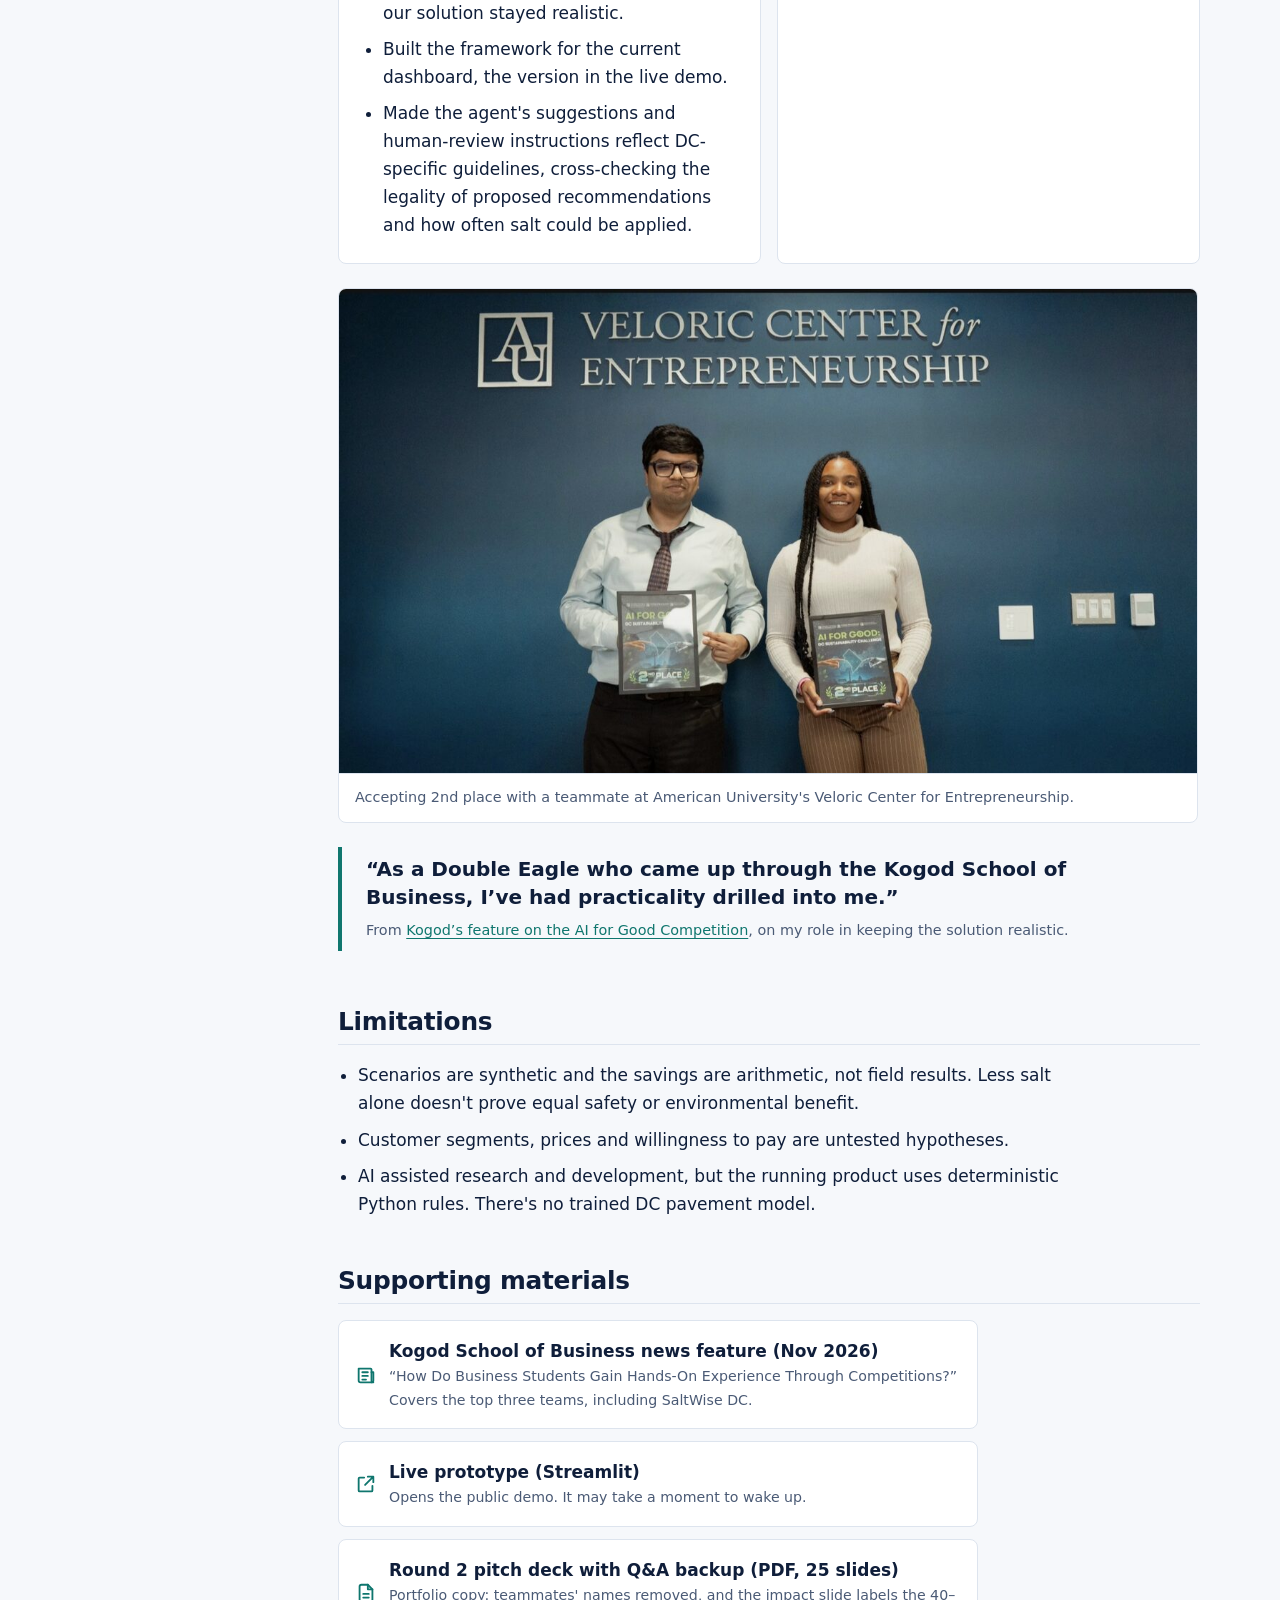
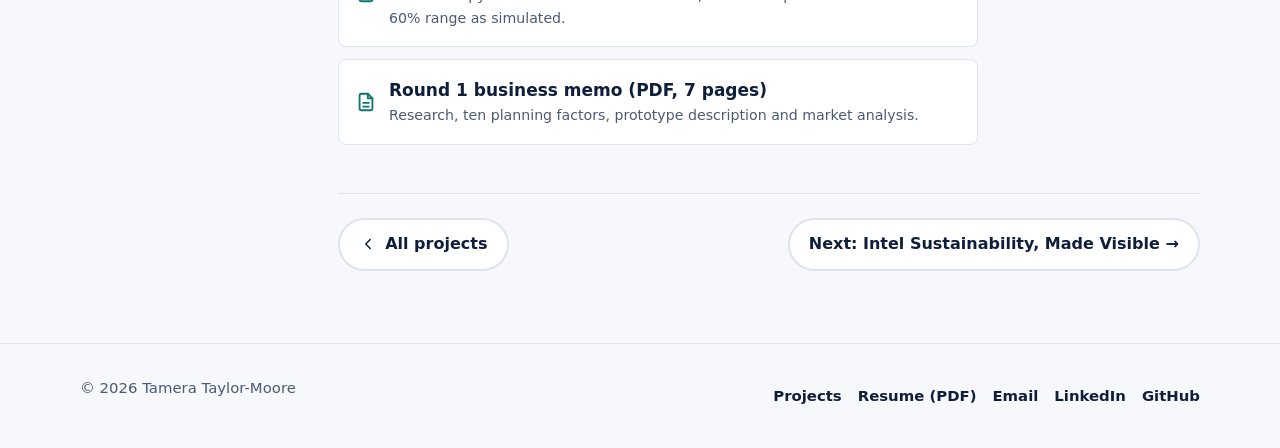
<file: projects/saltwise-dc.html>
<!DOCTYPE html>
<html lang="en">
<head>
  <meta charset="utf-8">
  <meta name="viewport" content="width=device-width, initial-scale=1">
  <title>SaltWise DC: AI for Good: DC Sustainability Challenge | Tamera Taylor-Moore</title>
  <meta name="description" content="Case study: SaltWise DC, a three-person Streamlit prototype for the AI for Good: DC Sustainability Challenge, with salt-use scenario, sensitivity and break-even modeling. Featured by the Kogod School of Business.">
  <meta name="author" content="Tamera Taylor-Moore">
  <link rel="canonical" href="https://searjam17.github.io/projects/saltwise-dc.html">
  <meta property="og:type" content="website">
  <meta property="og:title" content="SaltWise DC: AI for Good: DC Sustainability Challenge | Tamera Taylor-Moore">
  <meta property="og:description" content="Case study: SaltWise DC, a three-person Streamlit prototype for the AI for Good: DC Sustainability Challenge, with salt-use scenario, sensitivity and break-even modeling. Featured by the Kogod School of Business.">
  <meta property="og:url" content="https://searjam17.github.io/projects/saltwise-dc.html">
  <meta property="og:image" content="https://searjam17.github.io/assets/images/saltwise/card.jpg">
  <meta property="og:image:width" content="1200">
  <meta property="og:image:height" content="630">
  <meta name="twitter:card" content="summary_large_image">
  <link rel="icon" href="../assets/images/favicon.svg" type="image/svg+xml">
  <link rel="icon" href="../assets/images/favicon-32.png" sizes="32x32" type="image/png">
  <link rel="apple-touch-icon" href="../assets/images/apple-touch-icon.png">
  <link rel="stylesheet" href="../assets/css/style.css">
  <script src="../assets/js/main.js"></script>
</head>
<body>
<a class="skip-link" href="#main">Skip to main content</a>
<header class="site-header">
  <nav class="container nav" aria-label="Main">
    <a class="wordmark" href="../index.html"><span class="wordmark-mark" aria-hidden="true">TTM</span>Tamera Taylor-Moore</a>
    <button class="nav-toggle" type="button" aria-expanded="false" aria-controls="primary-menu">
      <span class="nav-toggle-icon" aria-hidden="true"></span><span>Menu</span>
    </button>
    <ul class="nav-list" id="primary-menu">
      <li><a href="../index.html#projects">Projects</a></li>
      <li><a href="../index.html#about">About</a></li>
      <li><a href="../index.html#contact">Contact</a></li>
      <li><a class="nav-cta" href="../assets/documents/Tamera-Taylor-Moore-Resume.pdf">Resume <span class="visually-hidden">(PDF)</span></a></li>
    </ul>
  </nav>
</header>
<main id="main">
<div class="container">
  <p class="breadcrumb"><a href="../index.html#projects"><svg viewBox="0 0 24 24" aria-hidden="true" width="16" height="16" fill="none" stroke="currentColor" stroke-width="2" stroke-linecap="round" stroke-linejoin="round"><path d="M15 18l-6-6 6-6"/></svg>All projects</a></p>
  <header class="case-hero">
    <span class="category">Sustainability · Prototype</span>
    <h1>SaltWise DC</h1>
    <p class="case-summary">Our three-person team placed 2nd in the AI for Good: DC Sustainability Challenge. SaltWise DC sets weather and pavement evidence side by side for winter planners, flags conditions for human review, and models how much salt a different treatment plan could avoid, and when those savings disappear. People make every treatment decision.</p>
    <dl class="overview"><div><dt>Context</dt><dd>AI for Good: DC Sustainability Challenge (Rounds 1 and 2)</dd></div><div><dt>Result</dt><dd>2nd place</dd></div><div><dt>Press</dt><dd><a href="https://kogod.american.edu/news/how-do-business-students-gain-hands-on-experience-through-competitions">Featured by the Kogod School of Business</a> (Nov 2026)</dd></div><div><dt>Team</dt><dd>Me and two teammates</dd></div><div><dt>My role</dt><dd>Market and sustainability research, forecast API selection, dashboard development, DC guideline review</dd></div><div><dt>Tools</dt><dd>Python, Streamlit, Xweather API</dd></div><div><dt>Timeframe</dt><dd>October 2026</dd></div></dl>
  </header>
  <div class="case-layout">
    <nav class="toc" aria-label="On this page"><h2>On this page</h2><ol><li><a href="#problem">The problem</a></li><li><a href="#data">Data</a></li><li><a href="#approach">Approach</a></li><li><a href="#findings">Findings</a></li><li><a href="#recommendations">Recommendations</a></li><li><a href="#contribution">My contribution</a></li><li><a href="#reflection">Limitations</a></li><li><a href="#materials">Materials</a></li></ol></nav>
    <article class="case-content">
      <section id="problem"><h2>The problem</h2>
      <p>Road salt keeps streets passable, but excess salt runs off into streams and damages vegetation and infrastructure. The research we cited found rising chloride levels in 84% of the urban streams studied (historical, multi-city evidence, not a current DC rate). Winter planners have to decide when and how to treat under uncertainty, often with temperatures hovering near freezing and precipitation switching between rain, sleet and snow.</p>
      <p><strong>Our question:</strong> how might DC-area winter planners use weather, pavement and site evidence to avoid unnecessary salt while still meeting access and service requirements?</p>
      </section>

      <section id="data"><h2>Data and evidence</h2>
      <ul>
      <li><strong>Forecasts:</strong> National Weather Service air temperature, dew point, wind and precipitation up to 72 hours for five DC demonstration road points, including two bridges. In Round 1 the dashboard also pulled Xweather's modeled pavement forecast up to 24 hours. Its free tier limited us to five road points.</li>
      <li><strong>Ten planning factors:</strong> we researched ten factors, from time of day and tree canopy to dew point, wind and precipitation type. Each one is marked as screened, displayed, or future work, and none carries a calibrated weight.</li>
      <li><strong>Stakeholder feedback:</strong> DC's Department of Public Works described the forecast tools it already uses and its storm-based deployment packages. It confirmed that rain at the start of a storm discourages pretreatment, and it introduced the team to environment-agency (DOEE) contacts. There's no data-sharing agreement, pilot commitment or endorsement.</li>
      <li><strong>Limitations:</strong> the public demo runs on synthetic storm scenarios, the five points are demonstration settings rather than verified sensors, and no DC-specific pavement model has been trained.</li>
      </ul>
      </section>

      <section id="approach"><h2>Approach</h2>
      <ul>
      <li><strong>Prototype:</strong> a Python/Streamlit dashboard that charts air against pavement temperature with a freezing line, raises rule-based review flags (for example, rain before snow) with plain-language briefings, and exports the evidence behind each flag as JSON.</li>
      <li><strong>Evidence labeling:</strong> every value is tagged as a provider forecast, simulation, physical reference or unavailable, so gaps stay visible instead of being filled in.</li>
      <li><strong>Storm Lab model:</strong> a deterministic mass-balance comparison over five lane-miles. The baseline is 200 lb per lane-mile × 2 rounds = 2,000 lb of salt. The alternative is 160 lb per lane-mile × 1 round = 800 lb. Sensitivity analysis then adds back the retreatment a storm might still need.</li>
      </ul>
      <div class="gallery">
      <figure><img src="../assets/images/saltwise/demo-home.jpg" width="800" height="600" loading="lazy" alt="SaltWise DC home screen with a DC district outline and the tagline 'Sustainability first, people decide, simulated scenarios'"><figcaption>Home: a planning layer beside DC's existing forecasts and deployment plans.</figcaption></figure>
      <figure><img src="../assets/images/saltwise/demo-outlook.jpg" width="800" height="600" loading="lazy" alt="Storm Outlook screen describing a 72-hour NWS outlook with official DC alerts and an illustrative forecast timeline"><figcaption>Storm Outlook: a 72-hour NWS outlook and official alerts.</figcaption></figure>
      <figure><img src="../assets/images/saltwise/demo-evidence.jpg" width="800" height="600" loading="lazy" alt="Evidence screen listing how values are labeled: provider forecast, simulation, physical reference, unavailable"><figcaption>Evidence: every value is labeled by where it comes from.</figcaption></figure>
      </div>
      </section>

      <section id="findings"><h2>Findings</h2>
      <figure class="bar-chart">
      <figcaption>Salt avoided in the Storm Lab scenario, by retreatment needed<span>Hypothetical scenario arithmetic over five lane-miles. These aren't measured savings.</span></figcaption>
      <div class="bar"><span class="bar-label">No retreatment</span><span class="bar-track"><span class="bar-fill" style="width:60%">60%</span></span></div>
      <div class="bar"><span class="bar-label">+400 lb retreatment</span><span class="bar-track"><span class="bar-fill" style="width:40%">40%</span></span></div>
      <div class="bar"><span class="bar-label">+1,200 lb retreatment</span><span class="bar-track"><span class="bar-fill bar-fill--low" style="width:0%">0%</span></span></div>
      <p class="bar-note">Reduction = 1 − (800 lb + retreatment) ÷ 2,000 lb. Break-even is 1,200 lb of retreatment.</p>
      </figure>
      <ul>
      <li><strong>The saving is conditional.</strong> The 60% reduction holds only if no further treatment is needed. If the storm still needs 1,200 lb later, the saving is gone. That's why the evaluation plan measures the whole storm, not just the first application.</li>
      <li><strong>40–60% in simulated pilot scenarios.</strong> Our test runs used invented storm data, so the range is hypothetical, and the chart shows how retreatment can erase it.</li>
      <li><strong>Salt savings alone don't pay for software.</strong> A 1,200 lb saving is about 0.6 tons per storm. At a cited Maryland procurement price of $91.20 per ton, that's roughly $55 per storm. So the team positioned SaltWise as operational decision support, not guaranteed salt savings.</li>
      <li><strong>DC already has sophisticated tools.</strong> Public Works' feedback showed that rain-before-snow timing is an established practice, so the prototype's role is to make assumptions and evidence gaps visible, not to claim better forecasts.</li>
      </ul>
      </section>

      <section id="recommendations"><h2>Recommendations</h2>
      <ul>
      <li>Recruit one planning partner and agree on success and stop criteria up front.</li>
      <li>Replay past storms using only the information available at each decision time, then run a supervised shadow pilot with existing operations fully in control.</li>
      <li>Measure salt per comparable lane-mile alongside road service, missed hazards, planner overrides and planning time. Monitor runoff chloride where practical.</li>
      <li>Test pricing (a proposed seasonal pilot license) with real buyers before claiming demand.</li>
      </ul>
      <p class="callout callout--note"><span class="callout-title">Status</span>These are proposals. Nothing has been piloted, and no salt savings or environmental benefits have been measured.</p>
      </section>

      <section id="contribution"><h2>My contribution</h2>
      <div class="contrib">
      <div><h3>What I did</h3><ul>
      <li>Led market research and the sustainability research behind the project.</li>
      <li>Researched forecast APIs and chose Xweather for air and pavement temperature, so the AI assistant worked from the right inputs.</li>
      <li>Chose to focus the stakeholder pitch on Michigan Avenue NE: one of the five roads the free API tier allowed, and the one with the highest traffic, so it gave us the most data in a short window.</li>
      <li>Led the feasibility work: contacted DC's Department of Public Works and Department of Transportation to understand their current procedures, so our solution stayed realistic.</li>
      <li>Built the framework for the current dashboard, the version in the live demo.</li>
      <li>Made the agent's suggestions and human-review instructions reflect DC-specific guidelines, cross-checking the legality of proposed recommendations and how often salt could be applied.</li>
      </ul></div>
      <div><h3>What my teammates did</h3><ul>
      <li>Designed parts of the dashboard I wasn't involved in.</li>
      <li>The memo, deck and Storm Lab model were team deliverables.</li>
      </ul></div>
      </div>
      <figure class="figure"><img src="../assets/images/saltwise/award.jpg" width="1200" height="677" loading="lazy" alt="Tamera Taylor-Moore and a teammate holding AI for Good: DC Sustainability Challenge 2nd place plaques at American University's Veloric Center for Entrepreneurship"><figcaption>Accepting 2nd place with a teammate at American University's Veloric Center for Entrepreneurship.</figcaption></figure>
      <figure class="pull-quote">
        <blockquote><p>&ldquo;As a Double Eagle who came up through the Kogod School of Business, I&rsquo;ve had practicality drilled into me.&rdquo;</p></blockquote>
        <figcaption>From <a href="https://kogod.american.edu/news/how-do-business-students-gain-hands-on-experience-through-competitions">Kogod&rsquo;s feature on the AI for Good Competition</a>, on my role in keeping the solution realistic.</figcaption>
      </figure>
      </section>

      <section id="reflection"><h2>Limitations</h2>
      <ul>
      <li>Scenarios are synthetic and the savings are arithmetic, not field results. Less salt alone doesn't prove equal safety or environmental benefit.</li>
      <li>Customer segments, prices and willingness to pay are untested hypotheses.</li>
      <li>AI assisted research and development, but the running product uses deterministic Python rules. There's no trained DC pavement model.</li>
      </ul>
      </section>

      <section id="materials"><h2>Supporting materials</h2>
      <ul class="materials">
      <li><a href="https://kogod.american.edu/news/how-do-business-students-gain-hands-on-experience-through-competitions"><svg viewBox="0 0 24 24" aria-hidden="true" fill="none" stroke="currentColor" stroke-width="2" stroke-linecap="round" stroke-linejoin="round"><path d="M4 5h13a1 1 0 0 1 1 1v12a2 2 0 0 0 2 2H6a2 2 0 0 1-2-2z"/><path d="M18 9h2v9a2 2 0 0 1-2 2M8 9h6M8 13h6M8 17h4"/></svg><span>Kogod School of Business news feature (Nov 2026)<small>&ldquo;How Do Business Students Gain Hands-On Experience Through Competitions?&rdquo; Covers the top three teams, including SaltWise DC.</small></span></a></li>
      <li><a href="https://saltwise-dc-demo.streamlit.app/"><svg viewBox="0 0 24 24" aria-hidden="true" fill="none" stroke="currentColor" stroke-width="2" stroke-linecap="round" stroke-linejoin="round"><path d="M14 4h6v6M20 4l-9 9M19 14v5a1 1 0 0 1-1 1H5a1 1 0 0 1-1-1V6a1 1 0 0 1 1-1h5"/></svg><span>Live prototype (Streamlit)<small>Opens the public demo. It may take a moment to wake up.</small></span></a></li>
      <li><a href="../assets/documents/saltwise-dc-round2-deck.pdf"><svg viewBox="0 0 24 24" aria-hidden="true" fill="none" stroke="currentColor" stroke-width="2" stroke-linecap="round" stroke-linejoin="round"><path d="M14 3H7a2 2 0 0 0-2 2v14a2 2 0 0 0 2 2h10a2 2 0 0 0 2-2V8z"/><path d="M14 3v5h5M9 13h6M9 17h6"/></svg><span>Round 2 pitch deck with Q&amp;A backup (PDF, 25 slides)<small>Portfolio copy: teammates' names removed, and the impact slide labels the 40–60% range as simulated.</small></span></a></li>
      <li><a href="../assets/documents/saltwise-dc-round1-memo.pdf"><svg viewBox="0 0 24 24" aria-hidden="true" fill="none" stroke="currentColor" stroke-width="2" stroke-linecap="round" stroke-linejoin="round"><path d="M14 3H7a2 2 0 0 0-2 2v14a2 2 0 0 0 2 2h10a2 2 0 0 0 2-2V8z"/><path d="M14 3v5h5M9 13h6M9 17h6"/></svg><span>Round 1 business memo (PDF, 7 pages)<small>Research, ten planning factors, prototype description and market analysis.</small></span></a></li>
      </ul>
      </section>
      <nav class="case-footer-nav" aria-label="More projects">
        <a class="btn btn-ghost" href="../index.html#projects"><svg viewBox="0 0 24 24" aria-hidden="true" width="16" height="16" fill="none" stroke="currentColor" stroke-width="2" stroke-linecap="round" stroke-linejoin="round"><path d="M15 18l-6-6 6-6"/></svg> All projects</a>
        <a class="btn btn-ghost" href="intel-sustainability.html">Next: Intel Sustainability, Made Visible →</a>
      </nav>
    </article>
  </div>
</div>
</main>
<footer class="site-footer">
  <div class="container footer-inner">
    <p>&copy; <span id="year">2026</span> Tamera Taylor-Moore</p>
    <ul class="footer-links">
      <li><a href="../index.html#projects">Projects</a></li>
      <li><a href="../assets/documents/Tamera-Taylor-Moore-Resume.pdf">Resume (PDF)</a></li>
      <li><a href="mailto:tamerataylormoore0@gmail.com">Email</a></li>
      <li><a href="https://www.linkedin.com/in/tamera-taylor-moore">LinkedIn</a></li>
      <li><a href="https://github.com/SearJam17">GitHub</a></li>
    </ul>
  </div>
</footer>
</body>
</html>
</file>
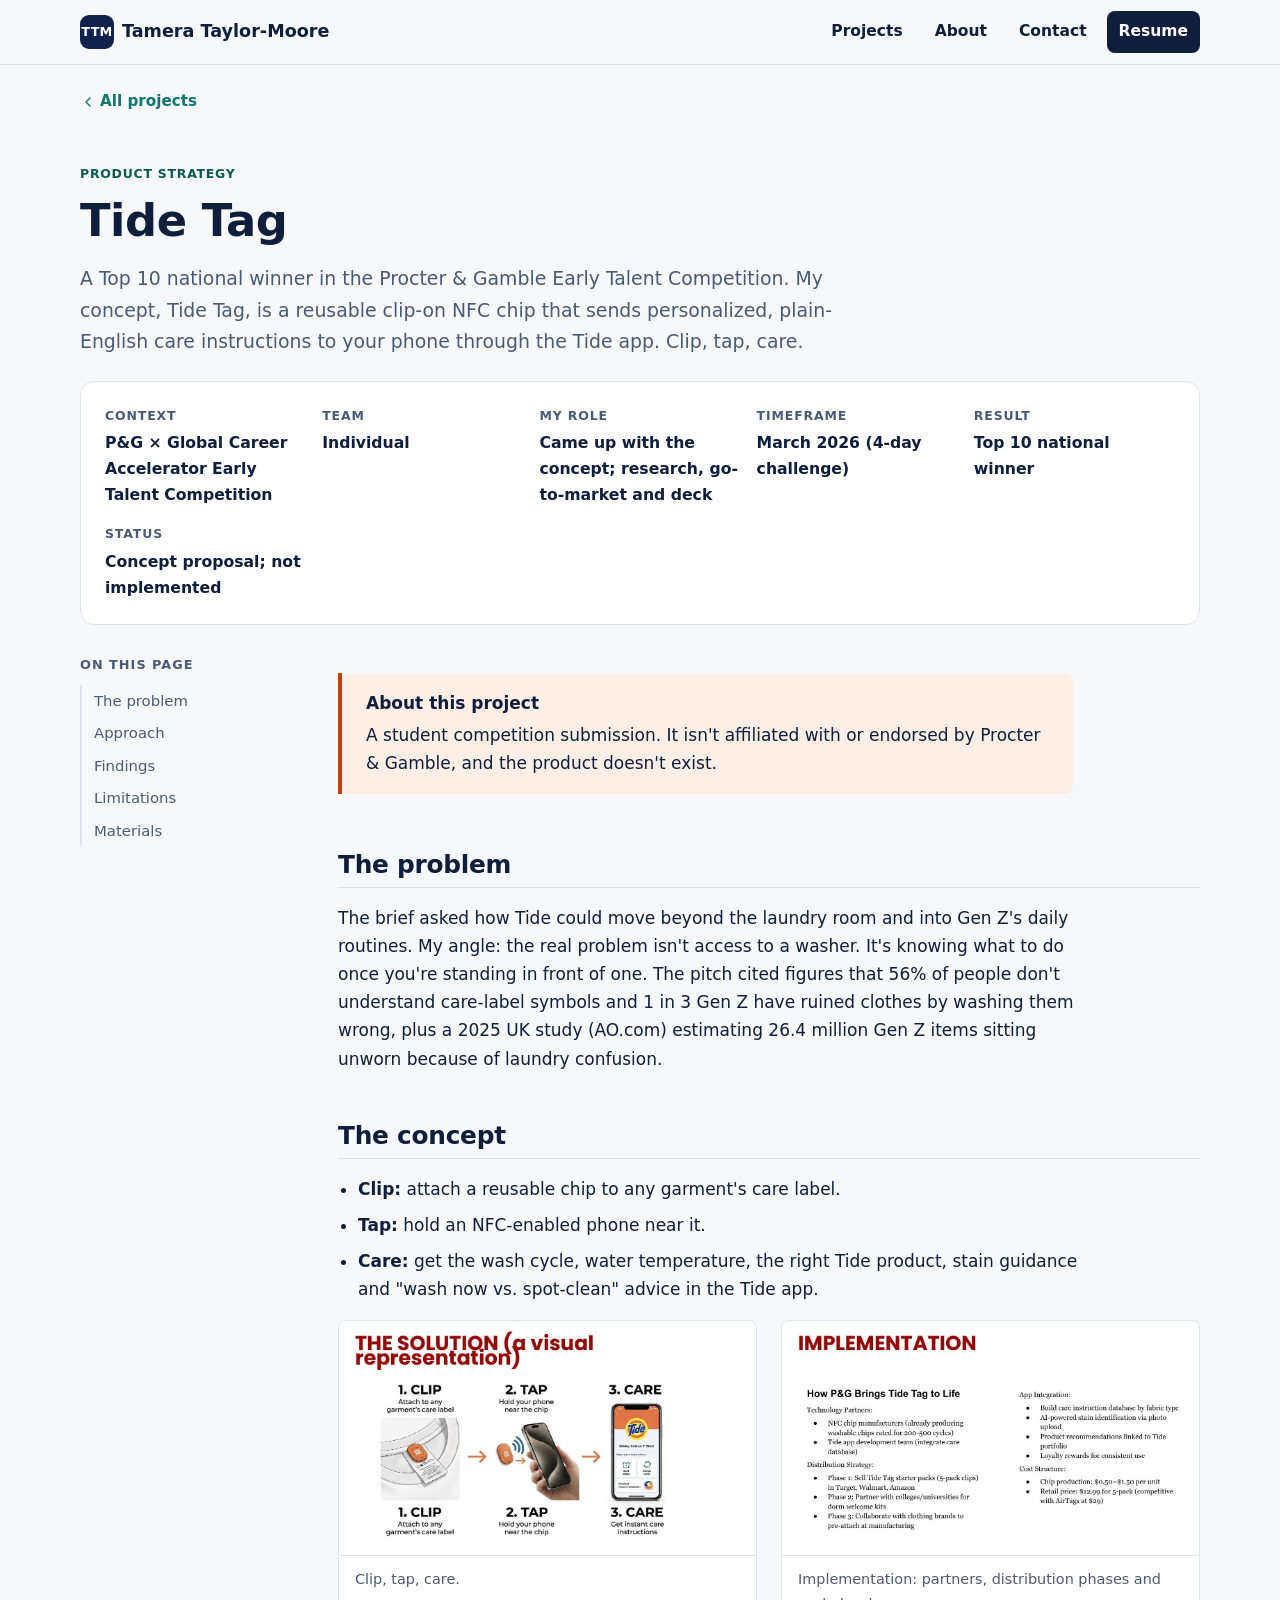
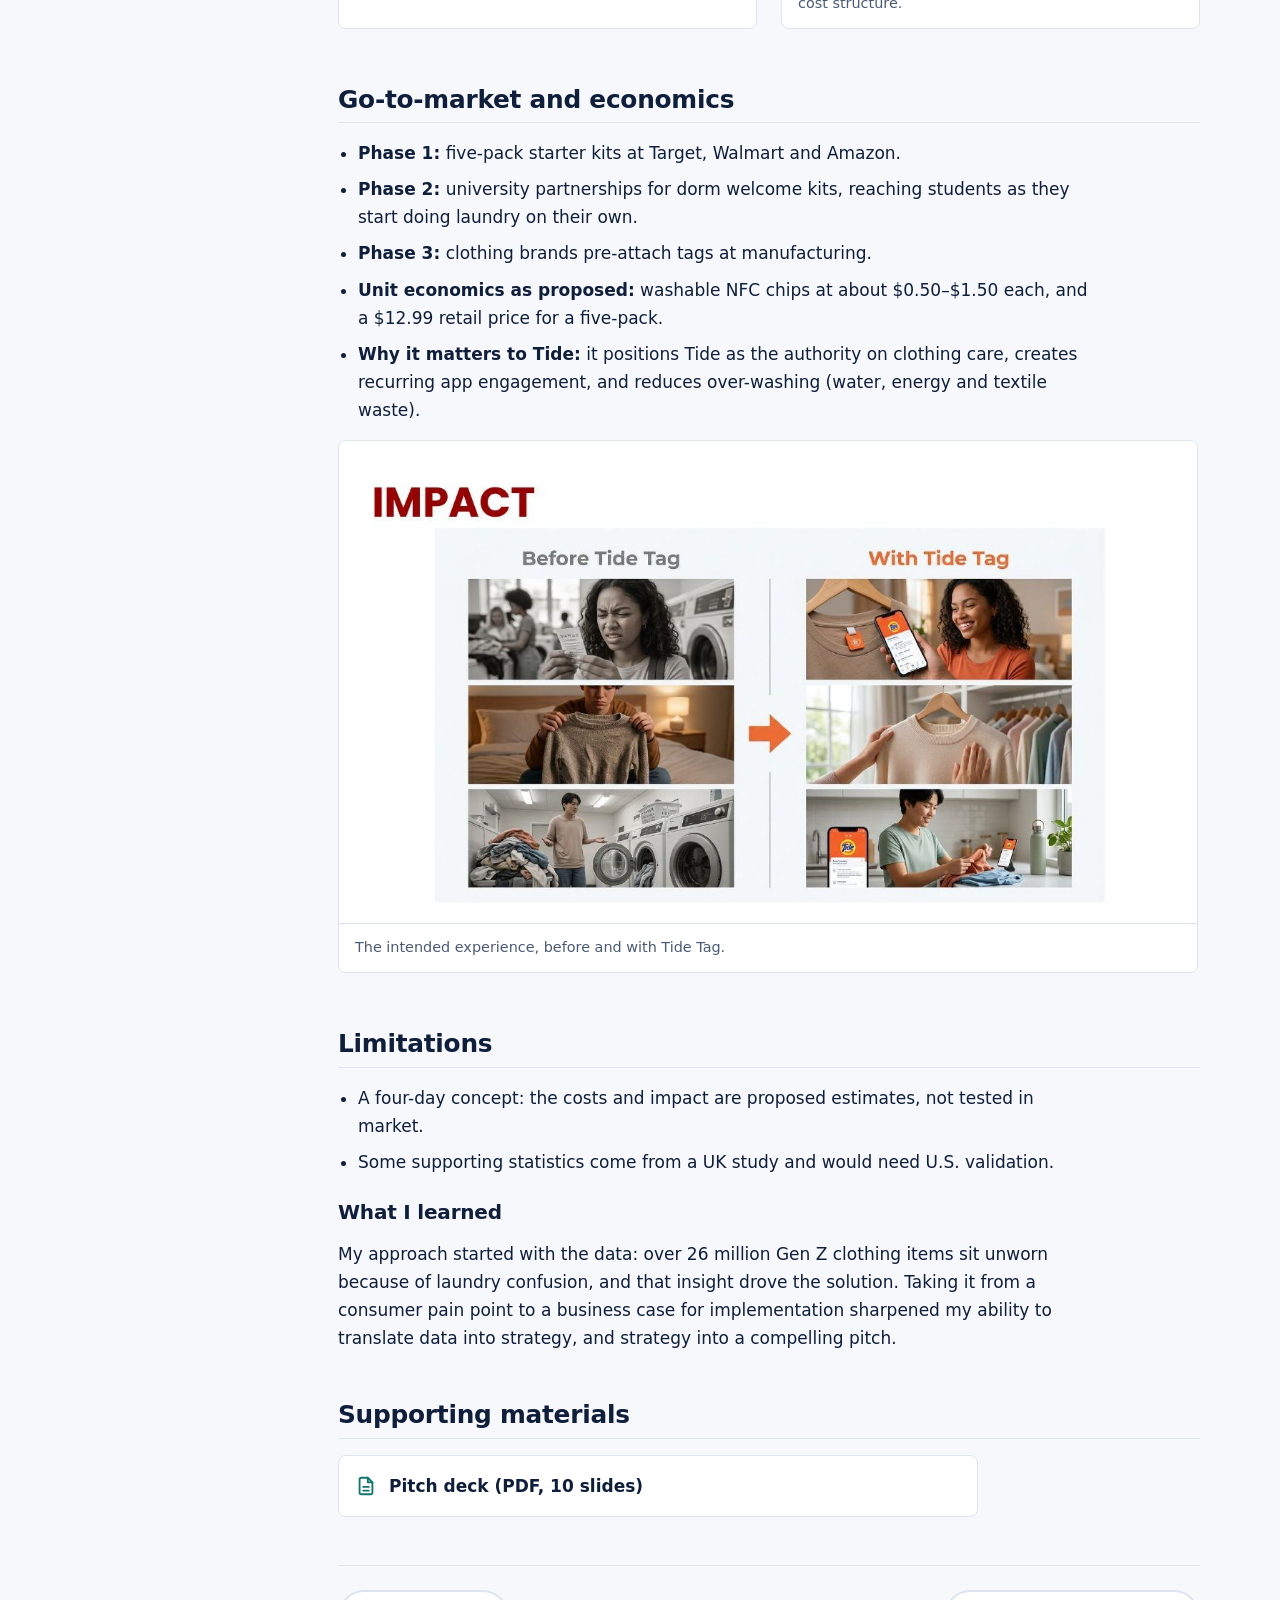
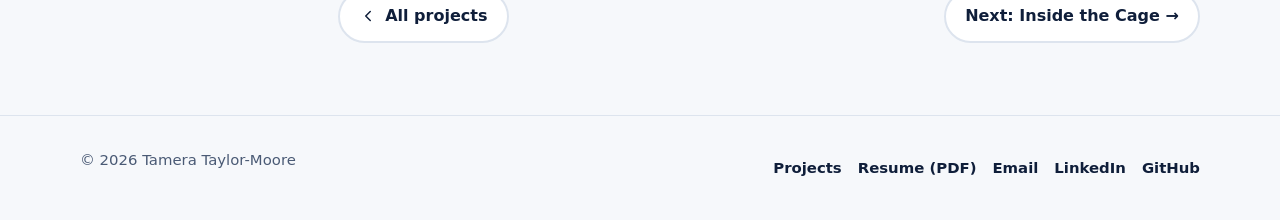
<file: projects/tide-tag.html>
<!DOCTYPE html>
<html lang="en">
<head>
  <meta charset="utf-8">
  <meta name="viewport" content="width=device-width, initial-scale=1">
  <title>Tide Tag: P&amp;G × Global Career Accelerator Early Talent Competition | Tamera Taylor-Moore</title>
  <meta name="description" content="Case study: Tide Tag, a clip-on NFC care guide pitched in the P&amp;G × Global Career Accelerator Early Talent Competition.">
  <meta name="author" content="Tamera Taylor-Moore">
  <link rel="canonical" href="https://searjam17.github.io/projects/tide-tag.html">
  <meta property="og:type" content="website">
  <meta property="og:title" content="Tide Tag: P&amp;G × Global Career Accelerator Early Talent Competition | Tamera Taylor-Moore">
  <meta property="og:description" content="Case study: Tide Tag, a clip-on NFC care guide pitched in the P&amp;G × Global Career Accelerator Early Talent Competition.">
  <meta property="og:url" content="https://searjam17.github.io/projects/tide-tag.html">
  <meta property="og:image" content="https://searjam17.github.io/assets/images/tide-tag/card.jpg">
  <meta property="og:image:width" content="1200">
  <meta property="og:image:height" content="630">
  <meta name="twitter:card" content="summary_large_image">
  <link rel="icon" href="../assets/images/favicon.svg" type="image/svg+xml">
  <link rel="icon" href="../assets/images/favicon-32.png" sizes="32x32" type="image/png">
  <link rel="apple-touch-icon" href="../assets/images/apple-touch-icon.png">
  <link rel="stylesheet" href="../assets/css/style.css">
  <script src="../assets/js/main.js"></script>
</head>
<body>
<a class="skip-link" href="#main">Skip to main content</a>
<header class="site-header">
  <nav class="container nav" aria-label="Main">
    <a class="wordmark" href="../index.html"><span class="wordmark-mark" aria-hidden="true">TTM</span>Tamera Taylor-Moore</a>
    <button class="nav-toggle" type="button" aria-expanded="false" aria-controls="primary-menu">
      <span class="nav-toggle-icon" aria-hidden="true"></span><span>Menu</span>
    </button>
    <ul class="nav-list" id="primary-menu">
      <li><a href="../index.html#projects">Projects</a></li>
      <li><a href="../index.html#about">About</a></li>
      <li><a href="../index.html#contact">Contact</a></li>
      <li><a class="nav-cta" href="../assets/documents/Tamera-Taylor-Moore-Resume.pdf">Resume <span class="visually-hidden">(PDF)</span></a></li>
    </ul>
  </nav>
</header>
<main id="main">
<div class="container">
  <p class="breadcrumb"><a href="../index.html#projects"><svg viewBox="0 0 24 24" aria-hidden="true" width="16" height="16" fill="none" stroke="currentColor" stroke-width="2" stroke-linecap="round" stroke-linejoin="round"><path d="M15 18l-6-6 6-6"/></svg>All projects</a></p>
  <header class="case-hero">
    <span class="category">Product strategy</span>
    <h1>Tide Tag</h1>
    <p class="case-summary">A Top 10 national winner in the Procter &amp; Gamble Early Talent Competition. My concept, Tide Tag, is a reusable clip-on NFC chip that sends personalized, plain-English care instructions to your phone through the Tide app. Clip, tap, care.</p>
    <dl class="overview"><div><dt>Context</dt><dd>P&G × Global Career Accelerator Early Talent Competition</dd></div><div><dt>Team</dt><dd>Individual</dd></div><div><dt>My role</dt><dd>Came up with the concept; research, go-to-market and deck</dd></div><div><dt>Timeframe</dt><dd>March 2026 (4-day challenge)</dd></div><div><dt>Result</dt><dd>Top 10 national winner</dd></div><div><dt>Status</dt><dd>Concept proposal; not implemented</dd></div></dl>
  </header>
  <div class="case-layout">
    <nav class="toc" aria-label="On this page"><h2>On this page</h2><ol><li><a href="#problem">The problem</a></li><li><a href="#approach">Approach</a></li><li><a href="#findings">Findings</a></li><li><a href="#reflection">Limitations</a></li><li><a href="#materials">Materials</a></li></ol></nav>
    <article class="case-content">
      <p class="callout callout--note"><span class="callout-title">About this project</span>A student competition submission. It isn't affiliated with or endorsed by Procter &amp; Gamble, and the product doesn't exist.</p>

      <section id="problem"><h2>The problem</h2>
      <p>The brief asked how Tide could move beyond the laundry room and into Gen Z's daily routines. My angle: the real problem isn't access to a washer. It's knowing what to do once you're standing in front of one. The pitch cited figures that 56% of people don't understand care-label symbols and 1 in 3 Gen Z have ruined clothes by washing them wrong, plus a 2025 UK study (AO.com) estimating 26.4 million Gen Z items sitting unworn because of laundry confusion.</p>
      </section>

      <section id="approach"><h2>The concept</h2>
      <ul>
      <li><strong>Clip:</strong> attach a reusable chip to any garment's care label.</li>
      <li><strong>Tap:</strong> hold an NFC-enabled phone near it.</li>
      <li><strong>Care:</strong> get the wash cycle, water temperature, the right Tide product, stain guidance and "wash now vs. spot-clean" advice in the Tide app.</li>
      </ul>
      <div class="gallery">
      <figure><img src="../assets/images/tide-tag/slide-04.jpg" width="1200" height="675" loading="lazy" alt="Three-step visual: clip the chip, tap with a phone, get care instructions"><figcaption>Clip, tap, care.</figcaption></figure>
      <figure><img src="../assets/images/tide-tag/slide-05.jpg" width="1200" height="675" loading="lazy" alt="Implementation slide with technology partners, a three-phase distribution strategy, app integration and cost structure"><figcaption>Implementation: partners, distribution phases and cost structure.</figcaption></figure>
      </div>
      </section>

      <section id="findings"><h2>Go-to-market and economics</h2>
      <ul>
      <li><strong>Phase 1:</strong> five-pack starter kits at Target, Walmart and Amazon.</li>
      <li><strong>Phase 2:</strong> university partnerships for dorm welcome kits, reaching students as they start doing laundry on their own.</li>
      <li><strong>Phase 3:</strong> clothing brands pre-attach tags at manufacturing.</li>
      <li><strong>Unit economics as proposed:</strong> washable NFC chips at about $0.50–$1.50 each, and a $12.99 retail price for a five-pack.</li>
      <li><strong>Why it matters to Tide:</strong> it positions Tide as the authority on clothing care, creates recurring app engagement, and reduces over-washing (water, energy and textile waste).</li>
      </ul>
      <figure class="figure"><img src="../assets/images/tide-tag/slide-09.jpg" width="1200" height="675" loading="lazy" alt="Before and with Tide Tag: frustrated people doing laundry next to confident people using the app"><figcaption>The intended experience, before and with Tide Tag.</figcaption></figure>
      </section>

      <section id="reflection"><h2>Limitations</h2>
      <ul>
      <li>A four-day concept: the costs and impact are proposed estimates, not tested in market.</li>
      <li>Some supporting statistics come from a UK study and would need U.S. validation.</li>
      </ul>
      <h3>What I learned</h3>
      <p>My approach started with the data: over 26 million Gen Z clothing items sit unworn because of laundry confusion, and that insight drove the solution. Taking it from a consumer pain point to a business case for implementation sharpened my ability to translate data into strategy, and strategy into a compelling pitch.</p>
      </section>

      <section id="materials"><h2>Supporting materials</h2>
      <ul class="materials">
      <li><a href="../assets/documents/tide-tag-pg-pitch-deck.pdf"><svg viewBox="0 0 24 24" aria-hidden="true" fill="none" stroke="currentColor" stroke-width="2" stroke-linecap="round" stroke-linejoin="round"><path d="M14 3H7a2 2 0 0 0-2 2v14a2 2 0 0 0 2 2h10a2 2 0 0 0 2-2V8z"/><path d="M14 3v5h5M9 13h6M9 17h6"/></svg><span>Pitch deck (PDF, 10 slides)</span></a></li>
      </ul>
      </section>
      <nav class="case-footer-nav" aria-label="More projects">
        <a class="btn btn-ghost" href="../index.html#projects"><svg viewBox="0 0 24 24" aria-hidden="true" width="16" height="16" fill="none" stroke="currentColor" stroke-width="2" stroke-linecap="round" stroke-linejoin="round"><path d="M15 18l-6-6 6-6"/></svg> All projects</a>
        <a class="btn btn-ghost" href="inside-the-cage.html">Next: Inside the Cage →</a>
      </nav>
    </article>
  </div>
</div>
</main>
<footer class="site-footer">
  <div class="container footer-inner">
    <p>&copy; <span id="year">2026</span> Tamera Taylor-Moore</p>
    <ul class="footer-links">
      <li><a href="../index.html#projects">Projects</a></li>
      <li><a href="../assets/documents/Tamera-Taylor-Moore-Resume.pdf">Resume (PDF)</a></li>
      <li><a href="mailto:tamerataylormoore0@gmail.com">Email</a></li>
      <li><a href="https://www.linkedin.com/in/tamera-taylor-moore">LinkedIn</a></li>
      <li><a href="https://github.com/SearJam17">GitHub</a></li>
    </ul>
  </div>
</footer>
</body>
</html>
</file>
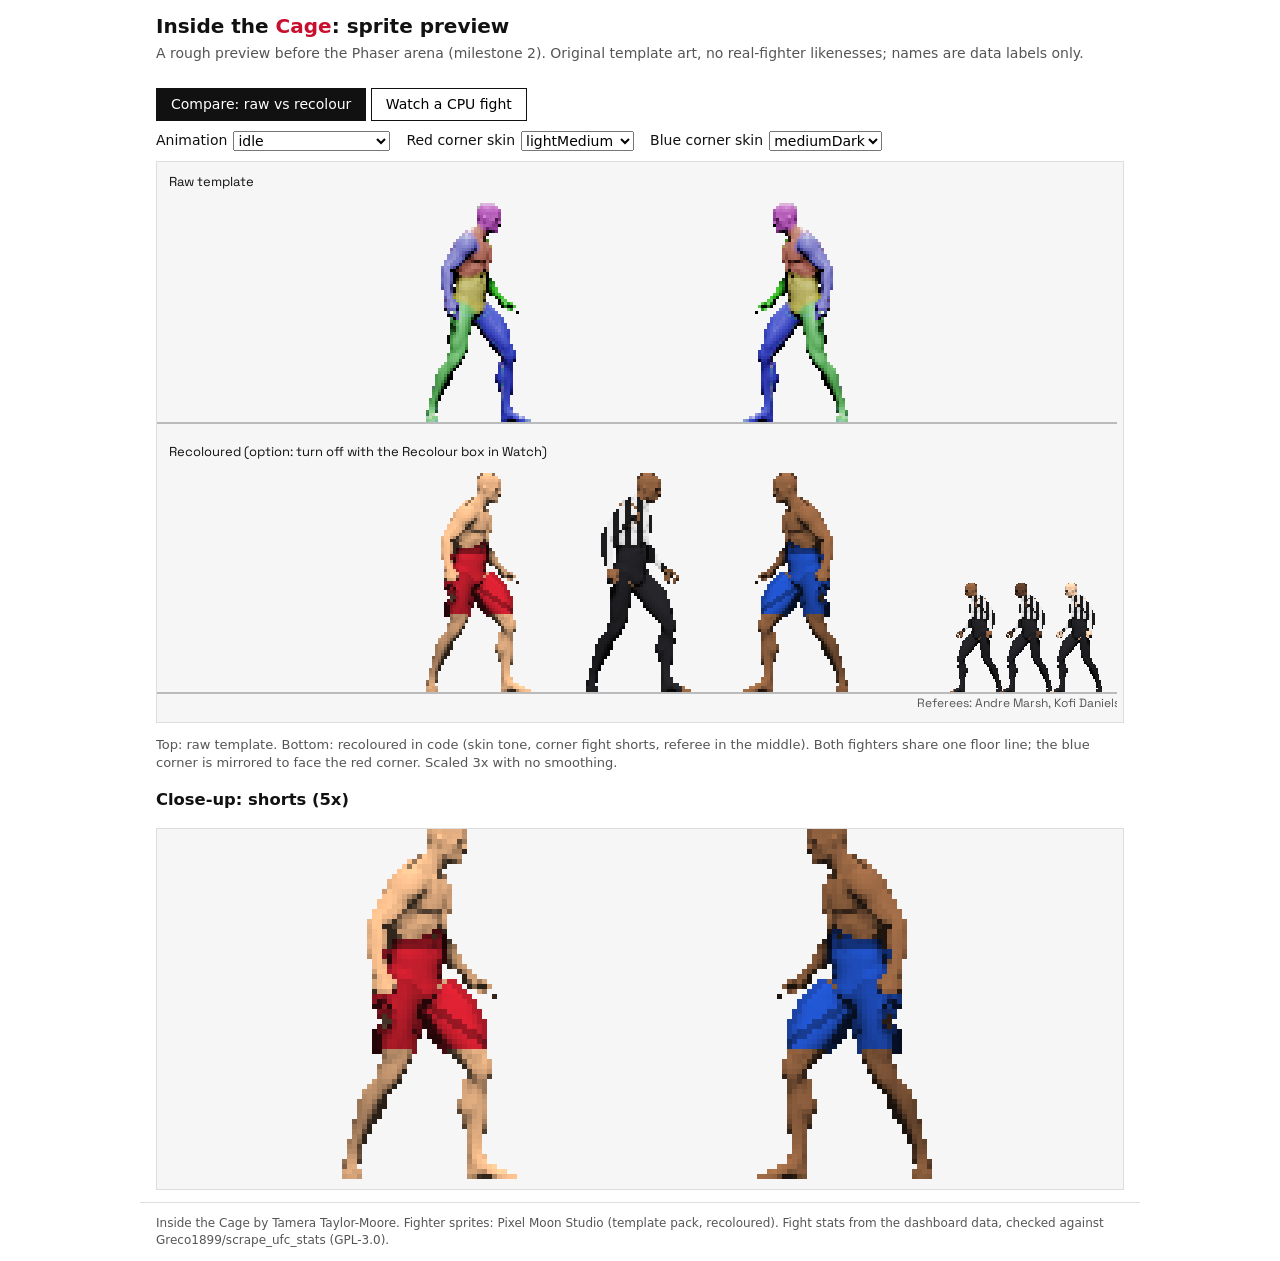
<file: demos/inside-the-cage/game/preview.html>
<!doctype html>
<html lang="en">
<head>
<meta charset="utf-8">
<meta name="viewport" content="width=device-width, initial-scale=1">
<link rel="stylesheet" href="https://fonts.googleapis.com/css2?family=Space+Grotesk:wght@500;600;700&family=Inter:wght@400;500;600;700&display=swap">
<title>Inside the Cage: sprite preview</title>
<style>
  :root { --red: #c8102e; --ink: #111; --line: #ddd; }
  * { box-sizing: border-box; }
  body { margin: 0; font: 14px/1.4 system-ui, sans-serif; color: var(--ink); background: #fff; }
  header, main, footer { max-width: 1000px; margin: 0 auto; padding: 12px 16px; }
  header h1 { margin: 0; font-size: 20px; } header h1 span { color: var(--red); }
  header p { margin: 4px 0 0; color: #555; }
  .tabs button { font: inherit; padding: 6px 14px; border: 1px solid var(--ink); background: #fff; cursor: pointer; }
  .tabs button.on { background: var(--ink); color: #fff; }
  .controls { display: flex; flex-wrap: wrap; gap: 8px 16px; align-items: center; margin: 10px 0; }
  .controls label { display: flex; gap: 6px; align-items: center; }
  input[type=text] { width: 190px; font: inherit; padding: 3px 6px; }
  select, button { font: inherit; }
  .stage { overflow-x: auto; border: 1px solid var(--line); background: #f6f6f6; position: relative; }
  .results { overflow-x: auto; background: #fff; border: 1px solid var(--line); border-top: 4px solid #111; padding: 14px 18px; margin-top: 8px; }
  .results h2 { margin: 0 0 2px; font-size: 20px; } .results h2 b { color: var(--red); }
  .results .how { margin: 0 0 10px; color: #333; }
  .results h3 { margin: 12px 0 4px; font-size: 14px; text-transform: uppercase; letter-spacing: .04em; }
  .results table { border-collapse: collapse; font-size: 13px; }
  .results th, .results td { padding: 3px 7px; border-bottom: 1px solid #e5e5e5; text-align: right; white-space: nowrap; }
  .results th:first-child, .results td:first-child, .results td.name { text-align: left; }
  .results thead th { border-bottom: 2px solid #111; }
  .results tr.round td { border-top: 2px solid #ccc; } .results tr.total td { font-weight: bold; border-top: 2px solid #111; }
  .results .red { border-left: 4px solid #c8102e; } .results .blue { border-left: 4px solid #1e4cba; }
  .results .buttons { display: flex; gap: 10px; margin-top: 12px; }
  .results .buttons button { padding: 6px 14px; border: 1px solid #111; background: #fff; cursor: pointer; }
  .results .buttons button.primary { background: #c8102e; border-color: #c8102e; color: #fff; }
  .results .note { font-size: 12px; color: #555; margin: 6px 0 0; max-width: 860px; }
  canvas { display: block; }
  #log { height: 220px; overflow-y: auto; font: 12px/1.45 ui-monospace, monospace; background: #111; color: #eee; padding: 8px; margin-top: 8px; white-space: pre-wrap; }
  .note { color: #555; font-size: 13px; }
  footer { color: #555; font-size: 12px; border-top: 1px solid var(--line); }
  /* Embedded in the dashboard's Fight Game tab (?embed=1): the dashboard supplies the title, credits and the
     fight controls, and this page takes the dashboard's fonts and red / white / black look. */
  body.embed > header, body.embed > footer, body.embed .tabs, body.embed #watch > .controls { display: none; }
  body.embed { font-family: Inter, Arial, sans-serif; color: #202020; }
  body.embed main { padding: 0; max-width: none; }
  body.embed .stage { border-color: #dedede; }
  body.embed #w-canvas { width: 100%; height: auto; }          /* scales down to fit a phone */
  body.embed #log { background: #101010; border-left: 4px solid #d71920; }
  body.embed .results { border-top-color: #d71920; font-family: Inter, Arial, sans-serif; }
  body.embed .results h2, body.embed .results h3 { font-family: 'Space Grotesk', Arial, sans-serif; }
  body.embed .results h2 b { color: #d71920; }
  body.embed .results .buttons button { font-family: 'Space Grotesk', Arial, sans-serif; font-weight: 700; letter-spacing: .04em; border-color: #282828; border-radius: 0; min-height: 40px; }
  body.embed .results .buttons button.primary { background: #d71920; border-color: #d71920; }
  @media (max-width: 600px) { body.embed #log { height: 140px; font-size: 11px; } body.embed .results { padding: 10px; } }
</style>
</head>
<body>
<header>
  <h1>Inside the <span>Cage</span>: sprite preview</h1>
  <p>A rough preview before the Phaser arena (milestone 2). Original template art, no real-fighter likenesses; names are data labels only.</p>
</header>
<main>
  <div class="tabs"><button data-tab="compare" class="on">Compare: raw vs recolour</button> <button data-tab="watch">Watch a CPU fight</button></div>

  <section id="compare">
    <div class="controls">
      <label>Animation <select id="c-anim"></select></label>
      <label>Red corner skin <select class="skin" id="c-skin0"></select></label>
      <label>Blue corner skin <select class="skin" id="c-skin1"></select></label>
    </div>
    <div class="stage"><canvas id="c-canvas" width="960" height="560"></canvas></div>
    <p class="note">Top: raw template. Bottom: recoloured in code (skin tone, corner fight shorts, referee in the middle). Both fighters share one floor line; the blue corner is mirrored to face the red corner. Scaled 3x with no smoothing.</p>
    <h3>Close-up: shorts (5x)</h3>
    <div class="stage"><canvas id="c-zoom" width="960" height="360"></canvas></div>
  </section>

  <section id="watch" hidden>
    <div class="controls">
      <label>Red <input type="text" id="w-a" list="names" value="Justin Gaethje"></label>
      <label>Blue <input type="text" id="w-b" list="names" value="Khabib Nurmagomedov"></label>
      <label>Seed <input type="text" id="w-seed" value="8" style="width:60px"></label>
      <label>Speed <select id="w-speed"><option>1</option><option selected>2</option><option>4</option><option>8</option></select></label>
      <label><input type="checkbox" id="w-recolor" checked> Recolour</label>
      <button id="w-start">Start fight</button>
    </div>
    <div class="stage" id="w-stage"><canvas id="w-canvas" width="960" height="470"></canvas></div>
    <div id="results" class="results" hidden></div>
    <div id="log"></div>
    <datalist id="names"></datalist>
  </section>
</main>
<footer>Inside the Cage by Tamera Taylor-Moore. Fighter sprites: Pixel Moon Studio (template pack, recoloured). Fight stats from the dashboard data, checked against Greco1899/scrape_ufc_stats (GPL-3.0).</footer>

<script src="fighter-stats.js"></script>
<script src="../fighter-pace.js"></script>
<script src="engine.js"></script>
<script src="render/recolor.js"></script>
<script src="render/sprites.js"></script>
<script src="render/preview.js"></script>
</body>
</html>
</file>
<file: assets/css/style.css>
/* =========================================================
   Tamera Taylor-Moore — portfolio styles
   Edit the variables in :root to change colors, fonts and spacing
   for the whole site at once.
   ========================================================= */

:root {
  /* Colors */
  --color-bg: #f6f8fb;
  --color-surface: #ffffff;
  --color-text: #0f1e3a;        /* deep navy */
  --color-muted: #4a5a75;
  --color-border: #dde4ee;
  --color-accent: #0f766e;      /* teal — links, buttons */
  --color-accent-dark: #0b5952;
  --color-accent-soft: #e3f3f1;
  --color-secondary: #c2410c;   /* restrained coral, used sparingly */
  --color-secondary-soft: #fdeee6;
  --color-navy-panel: #10224a;

  /* Typography */
  --font-body: system-ui, -apple-system, "Segoe UI", Roboto, "Helvetica Neue", Arial, sans-serif;
  --font-head: "Avenir Next", "Segoe UI", system-ui, -apple-system, Roboto, Arial, sans-serif;
  --font-mono: ui-monospace, SFMono-Regular, Menlo, Consolas, monospace;

  /* Spacing scale */
  --space-1: 0.25rem;
  --space-2: 0.5rem;
  --space-3: 0.75rem;
  --space-4: 1rem;
  --space-5: 1.5rem;
  --space-6: 2rem;
  --space-7: 3rem;
  --space-8: 4.5rem;

  --radius: 14px;
  --radius-sm: 8px;
  --shadow: 0 1px 2px rgba(15, 30, 58, 0.06), 0 6px 20px rgba(15, 30, 58, 0.06);
  --shadow-hover: 0 2px 4px rgba(15, 30, 58, 0.08), 0 12px 28px rgba(15, 30, 58, 0.10);
  --max-width: 1120px;
  --text-width: 68ch;
}

*, *::before, *::after { box-sizing: border-box; }

html { scroll-behavior: smooth; -webkit-text-size-adjust: 100%; }

body {
  margin: 0;
  font-family: var(--font-body);
  font-size: 1.0625rem;
  line-height: 1.65;
  color: var(--color-text);
  background: var(--color-bg);
}

img { max-width: 100%; height: auto; display: block; }

a { color: var(--color-accent); text-underline-offset: 0.18em; }
a:hover { color: var(--color-accent-dark); }

:focus-visible {
  outline: 3px solid var(--color-accent);
  outline-offset: 3px;
  border-radius: 4px;
}

h1, h2, h3, h4 {
  font-family: var(--font-head);
  line-height: 1.2;
  margin: 0 0 var(--space-4);
  letter-spacing: -0.01em;
}
h1 { font-size: clamp(2.1rem, 4.6vw, 3.25rem); font-weight: 800; }
h2 { font-size: clamp(1.6rem, 3vw, 2.1rem); font-weight: 750; }
h3 { font-size: 1.25rem; font-weight: 700; }
h4 { font-size: 1.05rem; font-weight: 700; }

p { margin: 0 0 var(--space-4); }
ul, ol { margin: 0 0 var(--space-4); padding-left: 1.25rem; }
li { margin-bottom: var(--space-2); }

.container { width: min(100% - 2.5rem, var(--max-width)); margin-inline: auto; }

.skip-link {
  position: absolute; left: var(--space-4); top: -100px; z-index: 100;
  background: var(--color-text); color: #fff; padding: var(--space-2) var(--space-4);
  border-radius: var(--radius-sm); text-decoration: none; font-weight: 600;
}
.skip-link:focus { top: var(--space-4); color: #fff; }

.visually-hidden {
  position: absolute !important; width: 1px; height: 1px; padding: 0; margin: -1px;
  overflow: hidden; clip: rect(0,0,0,0); white-space: nowrap; border: 0;
}

/* ---------- Header / navigation ---------- */
.site-header {
  position: sticky; top: 0; z-index: 50;
  background: rgba(246, 248, 251, 0.92);
  backdrop-filter: saturate(160%) blur(8px);
  border-bottom: 1px solid var(--color-border);
}
.nav { display: flex; align-items: center; justify-content: space-between; min-height: 64px; gap: var(--space-4); }
.wordmark {
  font-family: var(--font-head); font-weight: 800; font-size: 1.1rem;
  color: var(--color-text); text-decoration: none; display: inline-flex; align-items: center; gap: var(--space-2);
}
.wordmark-mark {
  display: inline-grid; place-items: center; width: 34px; height: 34px; border-radius: 9px;
  background: var(--color-navy-panel); color: #fff; font-size: 0.8rem; letter-spacing: 0.02em;
}
.nav-list { display: flex; gap: var(--space-2); list-style: none; margin: 0; padding: 0; align-items: center; }
.nav-list li { margin: 0; }
.nav-list a {
  display: inline-block; padding: var(--space-2) var(--space-3); border-radius: var(--radius-sm);
  color: var(--color-text); text-decoration: none; font-weight: 600; font-size: 0.97rem;
}
.nav-list a:hover { background: var(--color-accent-soft); color: var(--color-accent-dark); }
.nav-list a.nav-cta { background: var(--color-text); color: #fff; }
.nav-list a.nav-cta:hover { background: var(--color-accent-dark); color: #fff; }
.nav-toggle {
  display: none; background: none; border: 1px solid var(--color-border); border-radius: var(--radius-sm);
  padding: var(--space-2) var(--space-3); font: inherit; font-weight: 600; color: var(--color-text); cursor: pointer;
  align-items: center; gap: var(--space-2);
}
.nav-toggle-icon, .nav-toggle-icon::before, .nav-toggle-icon::after {
  display: block; width: 18px; height: 2px; background: currentColor; position: relative; content: "";
}
.nav-toggle-icon::before { position: absolute; top: -6px; }
.nav-toggle-icon::after { position: absolute; top: 6px; }

@media (max-width: 760px) {
  .nav-toggle { display: inline-flex; }
  .js .nav-list {
    display: none; position: absolute; left: 0; right: 0; top: 100%;
    flex-direction: column; align-items: stretch; gap: 0;
    background: var(--color-surface); border-bottom: 1px solid var(--color-border);
    padding: var(--space-3) 1.25rem var(--space-4); box-shadow: var(--shadow);
  }
  .js .nav-list.is-open { display: flex; }
  .nav-list a { display: block; padding: var(--space-3); }
  /* Without JavaScript the menu simply wraps below the name */
  html:not(.js) .nav { flex-wrap: wrap; padding-block: var(--space-2); }
  html:not(.js) .nav-toggle { display: none; }
}

/* ---------- Buttons & tags ---------- */
.btn {
  display: inline-flex; align-items: center; gap: var(--space-2);
  padding: 0.7rem 1.2rem; border-radius: 999px; font-weight: 700; font-size: 1rem;
  text-decoration: none; border: 2px solid transparent; transition: background-color .15s, color .15s, border-color .15s, transform .15s;
}
.btn-primary { background: var(--color-accent); color: #fff; }
.btn-primary:hover { background: var(--color-accent-dark); color: #fff; }
.btn-secondary { background: var(--color-surface); color: var(--color-text); border-color: var(--color-text); }
.btn-secondary:hover { background: var(--color-text); color: #fff; }
.btn-ghost { color: var(--color-text); border-color: var(--color-border); background: var(--color-surface); }
.btn-ghost:hover { border-color: var(--color-accent); color: var(--color-accent-dark); }
.btn svg { width: 18px; height: 18px; flex: none; }

.tag-list { display: flex; flex-wrap: wrap; gap: var(--space-2); list-style: none; padding: 0; margin: 0 0 var(--space-4); }
.tag-list li { margin: 0; }
.tag {
  display: inline-block; font-size: 0.8rem; font-weight: 600; line-height: 1.3;
  padding: 0.25rem 0.6rem; border-radius: 999px; background: #eef2f8; color: #33415c; border: 1px solid #e1e7f0;
}
.category {
  display: inline-block; font-size: 0.78rem; font-weight: 700; letter-spacing: 0.06em; text-transform: uppercase;
  color: var(--color-accent-dark);
}
.category--sports { color: var(--color-secondary); }

/* ---------- Hero ---------- */
.hero {
  position: relative; overflow: hidden;
  padding: var(--space-8) 0 var(--space-7);
  background:
    radial-gradient(900px 420px at 88% -10%, rgba(15,118,110,0.13), transparent 60%),
    radial-gradient(700px 380px at -5% 110%, rgba(16,34,74,0.08), transparent 60%);
}
.hero::before { /* subtle dot grid */
  content: ""; position: absolute; inset: 0; pointer-events: none;
  background-image: radial-gradient(rgba(15,30,58,0.09) 1px, transparent 1px);
  background-size: 22px 22px;
  mask-image: linear-gradient(to bottom, rgba(0,0,0,.55), transparent 85%);
  -webkit-mask-image: linear-gradient(to bottom, rgba(0,0,0,.55), transparent 85%);
}
.hero-grid { position: relative; display: grid; grid-template-columns: 1.35fr 1fr; gap: var(--space-7); align-items: center; }
.eyebrow { font-weight: 700; color: var(--color-accent-dark); margin-bottom: var(--space-3); letter-spacing: 0.02em; }
.hero h1 { margin-bottom: var(--space-4); }
.hero h1 .accent { color: var(--color-accent); }
.hero-lede { font-size: 1.2rem; color: var(--color-muted); max-width: 60ch; }
.hero-actions { display: flex; flex-wrap: wrap; gap: var(--space-3); margin: var(--space-5) 0 var(--space-4); }
.hero-links { display: flex; gap: var(--space-4); flex-wrap: wrap; font-weight: 600; }
.hero-links a { display: inline-flex; align-items: center; gap: var(--space-2); text-decoration: none; color: var(--color-text); }
.hero-links a:hover { color: var(--color-accent-dark); text-decoration: underline; }
.hero-links svg { width: 18px; height: 18px; }

.hero-card {
  background: var(--color-surface); border: 1px solid var(--color-border); border-radius: var(--radius);
  box-shadow: var(--shadow); padding: var(--space-5);
}
.hero-card h2 { font-size: 1rem; text-transform: uppercase; letter-spacing: 0.07em; color: var(--color-muted); margin-bottom: var(--space-3); }
.hero-card dl { margin: 0; display: grid; gap: var(--space-3); }
.hero-card dt { font-weight: 700; font-size: 0.95rem; }
.hero-card dd { margin: 0; color: var(--color-muted); font-size: 0.95rem; }

@media (max-width: 880px) {
  .hero { padding-top: var(--space-7); }
  .hero-grid { grid-template-columns: 1fr; gap: var(--space-5); }
}

/* ---------- Sections ---------- */
.section { padding: var(--space-8) 0; }
.section--alt { background: var(--color-surface); border-block: 1px solid var(--color-border); }
.section-head { max-width: 62ch; margin-bottom: var(--space-6); }
.section-head p { color: var(--color-muted); }

/* ---------- Filters ---------- */
.filters { display: flex; flex-wrap: wrap; gap: var(--space-2); margin-bottom: var(--space-5); }
.filter-btn {
  font: inherit; font-weight: 600; font-size: 0.93rem; cursor: pointer;
  padding: 0.45rem 0.95rem; border-radius: 999px; border: 1px solid var(--color-border);
  background: var(--color-surface); color: var(--color-text);
}
.filter-btn:hover { border-color: var(--color-accent); }
.filter-btn[aria-pressed="true"] { background: var(--color-text); border-color: var(--color-text); color: #fff; }
.filter-status { color: var(--color-muted); font-size: 0.93rem; margin: 0 0 var(--space-4); }

/* ---------- Project cards ---------- */
.project-grid { display: grid; grid-template-columns: repeat(auto-fill, minmax(300px, 1fr)); gap: var(--space-5); list-style: none; padding: 0; margin: 0; }
.project-grid > li { margin: 0; display: flex; }
.project-grid > li[hidden] { display: none; }
.card {
  position: relative; display: flex; flex-direction: column; width: 100%;
  background: var(--color-surface); border: 1px solid var(--color-border); border-radius: var(--radius);
  overflow: hidden; box-shadow: var(--shadow); transition: box-shadow .2s, transform .2s, border-color .2s;
}
.card:hover, .card:focus-within { box-shadow: var(--shadow-hover); transform: translateY(-2px); border-color: #c9d5e5; }
.card-media { aspect-ratio: 16 / 9; background: #e9eef5; border-bottom: 1px solid var(--color-border); }
.card-media img { width: 100%; height: 100%; object-fit: cover; }
.card-body { padding: var(--space-5); display: flex; flex-direction: column; flex: 1; }
.card-body h3 { margin: var(--space-2) 0 var(--space-3); font-size: 1.2rem; }
.card-body h3 a { color: var(--color-text); text-decoration: none; }
.card-body h3 a::after { content: ""; position: absolute; inset: 0; } /* whole card clickable */
.card-body h3 a:focus-visible { outline: none; }
.card:has(h3 a:focus-visible) { outline: 3px solid var(--color-accent); outline-offset: 3px; }
.card-body p { color: var(--color-muted); font-size: 0.98rem; }
.card-body .tag-list { margin-top: auto; margin-bottom: var(--space-3); }
.card-cta { font-weight: 700; color: var(--color-accent-dark); font-size: 0.95rem; }
.card-context { font-size: 0.85rem; color: var(--color-muted); margin-bottom: 0; }

/* Text-based thumbnail used when there is no real screenshot */
.thumb-text {
  width: 100%; height: 100%; display: flex; flex-direction: column; justify-content: space-between;
  padding: var(--space-5); color: #fff; position: relative; overflow: hidden;
  background: linear-gradient(135deg, #10224a 0%, #163a6b 60%, #0f766e 140%);
}
.thumb-text::after {
  content: ""; position: absolute; inset: 0;
  background-image: radial-gradient(rgba(255,255,255,0.10) 1px, transparent 1px); background-size: 16px 16px;
}
.thumb-text--sports { background: linear-gradient(135deg, #10224a 0%, #2a1f4f 55%, #c2410c 150%); }
.thumb-text > * { position: relative; z-index: 1; }
.thumb-kicker { font-size: 0.72rem; font-weight: 700; letter-spacing: 0.1em; text-transform: uppercase; opacity: 0.85; }
.thumb-title { font-family: var(--font-head); font-size: 1.55rem; font-weight: 800; line-height: 1.12; }
.thumb-tools { font-family: var(--font-mono); font-size: 0.75rem; opacity: 0.85; }

/* ---------- About / skills ---------- */
.about-grid { display: grid; grid-template-columns: 1.3fr 1fr; gap: var(--space-7); align-items: start; }
.about-grid p { max-width: var(--text-width); }
.fact-list { list-style: none; padding: 0; margin: 0; display: grid; gap: var(--space-3); }
.fact-list li { margin: 0; padding: var(--space-4); background: var(--color-bg); border: 1px solid var(--color-border); border-radius: var(--radius-sm); }
.fact-list strong { display: block; }
@media (max-width: 880px) { .about-grid { grid-template-columns: 1fr; gap: var(--space-5); } }

.skills-grid { display: grid; grid-template-columns: repeat(auto-fit, minmax(250px, 1fr)); gap: var(--space-5); }
.skill-group { background: var(--color-surface); border: 1px solid var(--color-border); border-radius: var(--radius); padding: var(--space-5); }
.skill-group h3 { font-size: 1.08rem; display: flex; align-items: center; gap: var(--space-2); }
.skill-group h3 svg { width: 22px; height: 22px; color: var(--color-accent); flex: none; }
.skill-group ul { list-style: none; padding: 0; margin: 0; }
.skill-group li { margin-bottom: var(--space-3); font-size: 0.97rem; }
.skill-group li span { display: block; color: var(--color-muted); font-size: 0.87rem; }

/* ---------- Contact ---------- */
.contact-panel {
  background: var(--color-navy-panel); color: #fff; border-radius: calc(var(--radius) + 4px);
  padding: var(--space-7); display: grid; grid-template-columns: 1.2fr 1fr; gap: var(--space-6); align-items: center;
  background-image: radial-gradient(600px 300px at 100% 0%, rgba(15,118,110,0.45), transparent 60%);
}
.contact-panel h2 { color: #fff; }
.contact-panel p { color: #d5deee; }
.contact-links { list-style: none; padding: 0; margin: 0; display: grid; gap: var(--space-3); }
.contact-links li { margin: 0; }
.contact-links a {
  display: flex; align-items: center; gap: var(--space-3); padding: var(--space-3) var(--space-4);
  border-radius: var(--radius-sm); background: rgba(255,255,255,0.08); color: #fff; text-decoration: none; font-weight: 600;
  border: 1px solid rgba(255,255,255,0.14); word-break: break-word;
}
.contact-links a:hover { background: rgba(255,255,255,0.16); color: #fff; }
.contact-links svg { width: 20px; height: 20px; flex: none; }
.contact-panel :focus-visible { outline-color: #7fe3d8; }
@media (max-width: 880px) { .contact-panel { grid-template-columns: 1fr; padding: var(--space-6); } }

/* ---------- Footer ---------- */
.site-footer { padding: var(--space-6) 0; border-top: 1px solid var(--color-border); color: var(--color-muted); font-size: 0.93rem; }
.footer-inner { display: flex; flex-wrap: wrap; justify-content: space-between; gap: var(--space-4); align-items: center; }
.footer-links { display: flex; flex-wrap: wrap; gap: var(--space-4); list-style: none; padding: 0; margin: 0; }
.footer-links li { margin: 0; }
.footer-links a { color: var(--color-text); font-weight: 600; text-decoration: none; }
.footer-links a:hover { color: var(--color-accent-dark); text-decoration: underline; }

/* ---------- Case-study pages ---------- */
.breadcrumb { padding-top: var(--space-5); font-size: 0.95rem; }
.breadcrumb a { font-weight: 600; text-decoration: none; display: inline-flex; align-items: center; gap: var(--space-1); }
.breadcrumb a:hover { text-decoration: underline; }

.case-hero { padding: var(--space-5) 0 var(--space-6); }
.case-hero h1 { font-size: clamp(2rem, 4vw, 2.8rem); margin-top: var(--space-2); }
.case-summary { font-size: 1.18rem; color: var(--color-muted); max-width: 64ch; }

.overview {
  display: grid; grid-template-columns: repeat(auto-fit, minmax(190px, 1fr)); gap: var(--space-4);
  background: var(--color-surface); border: 1px solid var(--color-border); border-radius: var(--radius);
  padding: var(--space-5); margin: var(--space-5) 0 0;
}
.overview div { margin: 0; }
.overview dt { font-size: 0.78rem; text-transform: uppercase; letter-spacing: 0.07em; color: var(--color-muted); font-weight: 700; margin-bottom: var(--space-1); }
.overview dd { margin: 0; font-weight: 600; font-size: 0.98rem; }

.case-layout { display: grid; grid-template-columns: 210px minmax(0, 1fr); gap: var(--space-7); padding-bottom: var(--space-8); }
.toc { position: sticky; top: 88px; align-self: start; font-size: 0.93rem; }
.toc h2 { font-size: 0.8rem; text-transform: uppercase; letter-spacing: 0.08em; color: var(--color-muted); margin-bottom: var(--space-3); }
.toc ol { list-style: none; padding: 0; margin: 0; border-left: 2px solid var(--color-border); }
.toc li { margin: 0; }
.toc a { display: block; padding: var(--space-1) var(--space-3); color: var(--color-muted); text-decoration: none; }
.toc a:hover { color: var(--color-accent-dark); }
@media (max-width: 900px) { .case-layout { grid-template-columns: minmax(0, 1fr); gap: 0; } .toc { display: none; } }

.case-content > section { padding-top: var(--space-6); scroll-margin-top: 80px; }
.case-content > section:first-child { padding-top: 0; }
.case-content p, .case-content li { max-width: var(--text-width); }
.case-content h2 { font-size: 1.55rem; padding-bottom: var(--space-2); border-bottom: 1px solid var(--color-border); }
.case-content h3 { margin-top: var(--space-5); }

.callout {
  border-left: 4px solid var(--color-accent); background: var(--color-accent-soft);
  padding: var(--space-4) var(--space-5); border-radius: 0 var(--radius-sm) var(--radius-sm) 0; margin: var(--space-4) 0 var(--space-5);
  max-width: var(--text-width);
}
.callout p:last-child { margin-bottom: 0; }
.callout--note { border-left-color: var(--color-secondary); background: var(--color-secondary-soft); }
.callout-title { font-weight: 800; display: block; margin-bottom: var(--space-1); }

.stat-row { display: grid; grid-template-columns: repeat(auto-fit, minmax(170px, 1fr)); gap: var(--space-4); margin: var(--space-4) 0 var(--space-5); list-style: none; padding: 0; }
.stat-row li { margin: 0; background: var(--color-surface); border: 1px solid var(--color-border); border-radius: var(--radius-sm); padding: var(--space-4); max-width: none; }
.stat-value { display: block; font-family: var(--font-head); font-size: 1.7rem; font-weight: 800; color: var(--color-accent-dark); line-height: 1.1; }
.stat-label { display: block; font-size: 0.9rem; color: var(--color-muted); margin-top: var(--space-1); }

.table-wrap { overflow-x: auto; margin: var(--space-4) 0 var(--space-5); border: 1px solid var(--color-border); border-radius: var(--radius-sm); background: var(--color-surface); }
table { border-collapse: collapse; width: 100%; font-size: 0.95rem; }
caption { text-align: left; padding: var(--space-3) var(--space-4); font-weight: 700; caption-side: top; }
th, td { text-align: left; padding: var(--space-3) var(--space-4); border-top: 1px solid var(--color-border); vertical-align: top; }
thead th { background: #f1f4f9; font-size: 0.85rem; text-transform: uppercase; letter-spacing: 0.04em; color: var(--color-muted); }
td.num, th.num { text-align: right; font-variant-numeric: tabular-nums; }

/* Simple horizontal bar chart built from real numbers in the table beside it */
.bar-chart { margin: var(--space-4) 0 var(--space-5); background: var(--color-surface); border: 1px solid var(--color-border); border-radius: var(--radius-sm); padding: var(--space-5); max-width: 720px; }
.bar-chart figcaption { font-weight: 700; margin-bottom: var(--space-4); }
.bar-chart figcaption span { display: block; font-weight: 400; color: var(--color-muted); font-size: 0.9rem; }
.bar { display: grid; grid-template-columns: 150px 1fr; gap: var(--space-3); align-items: center; margin-bottom: var(--space-3); }
.bar-label { font-size: 0.93rem; font-weight: 600; }
.bar-track { background: #eef2f8; border-radius: 6px; height: 30px; position: relative; }
.bar-fill { height: 100%; border-radius: 6px; background: var(--color-accent); display: flex; align-items: center; justify-content: flex-end; padding-right: var(--space-2); color: #fff; font-weight: 700; font-size: 0.88rem; min-width: 3.2rem; }
.bar-fill--low { background: var(--color-secondary); }
.bar-note { font-size: 0.85rem; color: var(--color-muted); margin: var(--space-3) 0 0; }
@media (max-width: 520px) { .bar { grid-template-columns: 1fr; gap: var(--space-1); } }

.gallery { display: grid; grid-template-columns: repeat(auto-fit, minmax(280px, 1fr)); gap: var(--space-5); margin: var(--space-4) 0 var(--space-5); }
.gallery figure, .figure { margin: 0; background: var(--color-surface); border: 1px solid var(--color-border); border-radius: var(--radius-sm); overflow: hidden; }
.gallery img, .figure img { width: 100%; border-bottom: 1px solid var(--color-border); }
.gallery figcaption, .figure figcaption { padding: var(--space-3) var(--space-4); font-size: 0.9rem; color: var(--color-muted); }
.figure { margin: var(--space-4) 0 var(--space-5); max-width: 860px; }

.pull-quote { margin: var(--space-4) 0 var(--space-5); max-width: var(--text-width); border-left: 4px solid var(--color-accent); padding: var(--space-2) 0 var(--space-2) var(--space-5); }
.pull-quote blockquote { margin: 0; }
.pull-quote blockquote p { font-family: var(--font-head); font-size: 1.25rem; font-weight: 700; line-height: 1.4; color: var(--color-text); margin: 0 0 var(--space-2); }
.pull-quote figcaption { font-size: 0.9rem; color: var(--color-muted); }

.contrib { display: grid; grid-template-columns: repeat(auto-fit, minmax(240px, 1fr)); gap: var(--space-4); margin: var(--space-4) 0 var(--space-5); }
.contrib > div { background: var(--color-surface); border: 1px solid var(--color-border); border-radius: var(--radius-sm); padding: var(--space-4) var(--space-5); }
.contrib h3 { margin-top: 0; font-size: 1rem; }
.contrib ul { margin-bottom: 0; }

.materials { list-style: none; padding: 0; display: grid; gap: var(--space-3); max-width: 640px; }
.materials li { margin: 0; max-width: none; }
.materials a {
  display: flex; align-items: center; gap: var(--space-3); padding: var(--space-4); border-radius: var(--radius-sm);
  background: var(--color-surface); border: 1px solid var(--color-border); text-decoration: none; color: var(--color-text); font-weight: 600;
}
.materials a:hover { border-color: var(--color-accent); color: var(--color-accent-dark); }
.materials svg { width: 22px; height: 22px; color: var(--color-accent); flex: none; }
.materials small { display: block; font-weight: 400; color: var(--color-muted); }

.case-footer-nav { display: flex; flex-wrap: wrap; gap: var(--space-3); justify-content: space-between; border-top: 1px solid var(--color-border); padding-top: var(--space-5); margin-top: var(--space-7); }

/* Draft-only marker for details Tamera still needs to confirm.
   The pre-publish check refuses to publish while any of these remain. */
.needs-input {
  background: #fff4c2; border: 1px dashed #b38600; color: #5c4400;
  padding: 0 0.3rem; border-radius: 4px; font-weight: 600; font-size: 0.92em;
}

/* ---------- Motion preferences ---------- */
@media (prefers-reduced-motion: reduce) {
  html { scroll-behavior: auto; }
  *, *::before, *::after { transition: none !important; animation: none !important; }
  .card:hover, .card:focus-within { transform: none; }
}

/* ---------- Print ---------- */
@media print {
  .site-header, .toc, .filters, .skip-link, .case-footer-nav { display: none !important; }
  body { background: #fff; }
  .card, .callout, .table-wrap { box-shadow: none; }
}
</file>
<file: demos/inside-the-cage/style.css>
:root{color-scheme:dark;--bg:#0c1320;--panel:#141e2e;--fg:#eef3fa;--muted:#a8b7c9;--border:#2b394d;--a:#46d8c4;--b:#859bff;--c:#e3b660;--d:#a9b5c6}*{box-sizing:border-box}body{margin:0;background:var(--bg);color:var(--fg);font:16px/1.55 system-ui,-apple-system,BlinkMacSystemFont,"Segoe UI",sans-serif}main{max-width:1200px;margin:auto;padding:36px 28px 24px}header{margin-bottom:24px}.eyebrow{font-size:.78rem;letter-spacing:.14em;font-weight:650;color:var(--a);margin:0 0 6px}h1{font-size:clamp(2rem,5vw,3rem);line-height:1.15;margin:0;font-weight:700;letter-spacing:-.04em}.intro{color:var(--muted);margin:10px 0 0}.data-note{font-size:.85rem;color:var(--muted);padding:14px 0;border-top:1px solid var(--border);border-bottom:1px solid var(--border);margin-bottom:26px}.layout{display:grid;grid-template-columns:1fr 1fr;gap:22px}.panel{background:var(--panel);border:1px solid var(--border);border-radius:12px;padding:24px;min-width:0}.section-heading{display:flex;gap:12px;align-items:flex-start;margin-bottom:20px}.index{font-size:.8rem;color:var(--a);line-height:1.9;font-variant-numeric:tabular-nums}h2{font-size:1.1rem;line-height:1.45;margin:0;font-weight:650}h3{font-size:1rem;margin:18px 0 10px}.controls{display:grid;grid-template-columns:1fr 1fr;gap:12px}.controls>div{min-width:0}label{display:block;font-size:.88rem;color:var(--muted);margin-bottom:6px}select{font:inherit;font-size:.9rem;color:var(--fg);background:var(--bg);border:1px solid var(--border);border-radius:6px;min-height:44px;width:100%;padding:9px 30px 9px 10px;text-overflow:ellipsis}select:focus-visible,button:focus-visible,summary:focus-visible{outline:2px solid var(--a);outline-offset:3px}.full,.event-controls{grid-column:1/-1}.event-controls{padding:8px 0 0}.event-controls .controls{margin-top:14px}.sample{font-size:.8rem;color:var(--muted);margin:8px 0}.chart{margin:24px 0 12px}.chart-row{margin-bottom:20px}.chart-label{display:flex;justify-content:space-between;gap:12px;flex-wrap:wrap;margin-bottom:8px;font-size:.9rem}.number{font-variant-numeric:tabular-nums;font-weight:650}.track{height:30px;background:#263245;border-radius:3px;overflow:visible}.bar{border:0;border-radius:3px;display:block;height:30px;min-width:0;padding:0;background:var(--a);cursor:pointer;transition:width .3s}.bar.b{background:var(--b)}.axis{display:flex;justify-content:space-between;gap:10px;color:var(--muted);font-size:.75rem}.axis span:nth-child(2){text-align:center}.takeaway{margin:20px 0 0;padding-top:14px;border-top:1px solid var(--border);font-size:.9rem}.match-lists{display:grid;grid-template-columns:1fr 1fr;gap:24px}details{margin-top:22px}summary{font-size:.9rem;cursor:pointer;color:var(--muted)}table{border-collapse:collapse;width:100%;font-size:.85rem}th{font-weight:600;color:var(--muted);text-align:left;font-size:.8rem}td,th{border-bottom:1px solid var(--border);padding:9px 6px;vertical-align:top}td:nth-child(n+2),th:nth-child(n+2){text-align:right;font-variant-numeric:tabular-nums}caption{text-align:left;color:var(--muted);font-size:.78rem;margin-bottom:8px}.stack{display:flex;height:36px}.segment{border:0;padding:0;min-width:0;height:36px;cursor:pointer;transition:width .3s}.legend{display:flex;gap:6px 14px;flex-wrap:wrap;font-size:.78rem;color:var(--muted);margin-top:9px}.swatch{display:inline-block;width:9px;height:9px;margin-right:5px}footer{color:var(--muted);font-size:.8rem;margin-top:28px}#tooltip{position:fixed;z-index:10;pointer-events:none;padding:10px 13px;background:#edf4ff;color:#101a29;border-radius:6px;font-size:.85rem;max-width:min(340px,calc(100vw - 24px));box-shadow:0 6px 25px #0005}#tooltip[hidden]{display:none}@media(max-width:760px){main{padding:24px 16px}.layout{grid-template-columns:1fr}.panel{padding:18px}.match-lists{grid-template-columns:1fr}.controls{grid-template-columns:1fr}.chart-label{font-size:.88rem}}@media(prefers-reduced-motion:reduce){.bar,.segment{transition:none}}
.histogram{display:grid;grid-template-columns:repeat(5,minmax(0,1fr));margin-top:20px;border-bottom:1px solid var(--border);gap:8px}.hist-column{text-align:center;min-width:0}.hist-bars{display:flex;justify-content:center;gap:4px;height:190px}.hist-lane{position:relative;width:40%;height:100%;display:flex;flex-direction:column;justify-content:flex-end;align-items:center}.hist-mark{width:100%;background:var(--a);border:0;cursor:pointer;border-radius:3px 3px 0 0;min-height:2px}.hist-mark.b{background:var(--b)}.hist-mark.empty{background:transparent}.hist-mark:hover,.hist-mark:focus-visible{filter:brightness(1.2)}.hist-count{font-size:.8rem;font-variant-numeric:tabular-nums;margin-bottom:5px}.hist-bin{display:block;font-size:.8rem;color:var(--muted);margin:10px 0}#hist-legend{margin-bottom:10px}@media(max-width:500px){.hist-bars{height:150px}.histogram{gap:4px}.hist-bin{font-size:.75rem}}#tooltip{font-size:.8rem}
/* Editorial report layout */
:root{color-scheme:light;--bg:#f3f6fa;--panel:#fff;--fg:#17283d;--muted:#53657b;--border:#d8e1ec;--a:#1764ba;--b:#168579;--c:#a67513;--d:#728099}body{background:var(--bg)}main{max-width:1180px;padding-top:48px}header{border-top:4px solid var(--fg);padding-top:24px;margin-bottom:26px}h1{font-family:Georgia,'Times New Roman',serif;font-size:clamp(2.3rem,5vw,3.7rem);font-weight:400;letter-spacing:-.035em}.report-label{font-size:.75rem;font-weight:650;letter-spacing:.13em;color:var(--a);margin:14px 0 12px}.intro{font-size:1.08rem;max-width:760px;line-height:1.7}.data-note{font-size:.8rem;line-height:1.8;border-top:0;padding-top:0}.layout{gap:24px}.panel{border-radius:4px;padding:26px;box-shadow:0 2px 5px #17283d05}.section-heading{margin-bottom:10px}.index{color:var(--muted);border-bottom:2px solid var(--a);min-width:24px;padding-bottom:4px}h2{font-size:1.16rem;letter-spacing:-.015em}.chart-purpose{color:var(--muted);font-size:.9rem;line-height:1.75;margin:0 0 22px}.chapter{grid-column:1/-1;margin-top:28px;border-top:1px solid var(--border);padding-top:26px}.chapter:first-child{margin-top:0;padding-top:10px;border-top:0}.chapter h2{font-family:Georgia,'Times New Roman',serif;font-size:1.65rem;font-weight:400}.chapter p:last-child{max-width:850px;color:var(--muted);font-size:.95rem;margin:8px 0 0;line-height:1.7}.eyebrow{font-size:.72rem;letter-spacing:.15em;margin-bottom:9px;color:var(--a)}select{background:#fff;border-color:#bac9da;color:var(--fg);border-radius:4px}.event-controls{margin-top:0;padding:18px 22px;border-left:3px solid var(--a);background:#e9f0f8}.event-controls .eyebrow{margin-bottom:4px}.event-controls .controls{margin-top:14px}.track{background:#edf1f6}.takeaway{background:#f0f5fb;border-top:0;border-left:3px solid var(--a);padding:12px 14px;margin-top:22px;font-size:.88rem;line-height:1.6}.sample{font-size:.8rem;line-height:1.7}.evidence{padding-top:18px;padding-bottom:18px}.evidence details{margin-top:0}.evidence summary{color:var(--fg);font-weight:550}.legend{color:var(--fg);font-size:.8rem}.axis{font-size:.75rem}footer{border-top:1px solid var(--border);padding-top:18px;margin-top:32px;line-height:1.8}#tooltip{background:#17283d;color:#fff;box-shadow:0 4px 15px #17283d30}@media(max-width:760px){main{padding-top:24px}.panel{padding:20px}.chapter{margin-top:18px;padding-top:22px}.event-controls{padding:16px}.chart-purpose{font-size:.9rem}header{padding-top:18px}}
</file>
<file: demos/inside-the-cage/fight-editorial.css>
@import url('https://fonts.googleapis.com/css2?family=Space+Grotesk:wght@500;600;700&family=Inter:wght@400;500;600;700&display=swap');
:root{color-scheme:light;--bg:#fff;--panel:#fff;--fg:#202020;--muted:#5d5d5d;--border:#dedede;--a:#d71920;--b:#424242;--c:#f28d92;--d:#818181}
body{background:#fff;font-family:Inter,Arial,sans-serif;color:var(--fg)}main{max-width:1260px;padding:0 30px 30px}header{background:#101010;color:#fff;border-top:0;border-bottom:5px solid #d71920;margin:0 -30px 24px;padding:34px 42px 30px;position:relative}h1{font-family:'Space Grotesk','Arial Narrow',Arial,sans-serif;font-size:clamp(2.5rem,5.5vw,4.25rem);font-weight:700;letter-spacing:.015em;text-transform:uppercase;line-height:1.05;max-width:100%}h1 span{color:#d71920}.report-label{color:#d71920;font-family:'Space Grotesk',Arial,sans-serif;letter-spacing:.17em;font-weight:700;font-size:.88rem;margin:12px 0}.intro{color:#dadada;font-size:1rem;line-height:1.6;max-width:790px;margin-top:10px}.data-note{padding:0 0 18px;color:#666;font-size:.82rem;border-bottom:1px solid #dedede;margin-bottom:24px}.layout{gap:24px}.chapter{border-top:2px solid #252525;padding-top:20px;margin-top:30px}.chapter:first-child{border-top:0;padding-top:0;margin-top:0}.chapter .eyebrow{display:inline-block;color:#171717;background:#d71920;padding:3px 10px;margin:0 0 10px;font-family:'Space Grotesk',Arial,sans-serif;font-size:.88rem;font-weight:700;letter-spacing:.09em}.chapter h2{font-family:'Space Grotesk','Arial Narrow',Arial,sans-serif;text-transform:uppercase;font-size:2rem;font-weight:700;line-height:1.15;letter-spacing:.015em}.chapter p:last-child{font-size:.95rem;line-height:1.7;max-width:880px;color:#5d5d5d}.panel{border:1px solid #dedede;border-top:3px solid #282828;box-shadow:none;border-radius:0;padding:26px;background:#fff}.section-heading{gap:12px;align-items:baseline;margin-bottom:12px}h2,h3{font-family:'Space Grotesk','Arial Narrow',Arial,sans-serif;font-weight:700}h2{font-size:1.45rem;line-height:1.15;letter-spacing:.01em}h3{font-size:1.2rem;line-height:1.25}.index{color:#d71920;font-family:'Space Grotesk',Arial,sans-serif;font-weight:700;border:0;font-size:1.05rem;line-height:1;padding:0;min-width:24px}.chart-purpose{font-size:.88rem;line-height:1.75;color:#626262}.controls{gap:14px}label{font-family:'Space Grotesk',Arial,sans-serif;color:#333;font-size:1rem;font-weight:600;letter-spacing:.02em}select{border:1px solid #bcbcbc;border-radius:0;font-family:Inter,Arial,sans-serif;font-size:.88rem;background:#fafafa;min-height:46px;color:#222;padding:10px 30px 10px 12px}select:hover{border-color:#d71920}select:focus-visible,button:focus-visible,summary:focus-visible{outline:2px solid #d71920;outline-offset:3px}.event-controls{background:#f6f6f6;border-left:4px solid #d71920;padding:20px 24px}.event-controls .eyebrow{font-family:'Space Grotesk',Arial,sans-serif;color:#202020;font-size:.95rem;font-weight:700;letter-spacing:.09em}.track{background:#f0f0f0;border-radius:0;height:32px}.bar{height:32px;border-radius:0;background:#d71920}.bar.b{background:#414141}.bar:hover,.bar:focus-visible,.segment:hover,.segment:focus-visible{filter:brightness(.9)}.hist-mark{background:#d71920;border-radius:0}.hist-mark.b{background:#414141}.hist-mark.empty{background:transparent}.stack{height:38px}.segment{height:38px}.takeaway{background:#fff5f5;border:0;border-left:3px solid #d71920;padding:14px 16px;font-size:.88rem;color:#333;line-height:1.7;margin-top:24px}.sample{color:#666;font-size:.81rem;line-height:1.7}.chart-label{font-size:.94rem;color:#262626}.number{font-family:'Space Grotesk',Arial,sans-serif;font-weight:700;font-size:1.15rem}.axis{color:#666;font-size:.78rem}.legend{font-size:.81rem;color:#494949}.swatch{width:10px;height:10px}.evidence{border-top:1px solid #dedede;background:#fafafa}.evidence summary{font-family:'Space Grotesk',Arial,sans-serif;font-weight:700;font-size:1.08rem}.match-lists h3{color:#222}table{font-size:.85rem}th{font-family:'Space Grotesk',Arial,sans-serif;font-size:1rem;text-transform:uppercase;color:#414141;font-weight:700}td,th{padding:11px 6px;border-bottom:1px solid #dedede}table tbody tr:hover{background:#fff5f5}footer{border-top:3px solid #202020;color:#666;font-size:.82rem;padding-top:20px;line-height:1.7;margin-top:36px}#tooltip{background:#161616;color:#fff;border:1px solid #d71920;border-radius:0;box-shadow:0 4px 12px #0003;font-family:Inter,Arial,sans-serif;font-size:.82rem}
@media(max-width:760px){main{padding:0 16px 24px}header{margin:0 -16px 20px;padding:26px 22px 24px}h1{font-size:2.55rem}.intro{font-size:.95rem}.panel{padding:20px}.chapter h2{font-size:1.75rem}.chapter{margin-top:22px;padding-top:18px}.event-controls{padding:18px}.controls{gap:12px}.chart-label{font-size:.9rem}.number{font-size:1.1rem}}
.hist-controls{display:grid;grid-template-columns:repeat(3,minmax(0,1fr));gap:14px;margin-bottom:18px}.hist-plot{position:relative;margin-top:30px}.histogram{margin-top:0;gap:0}.hist-bars{height:220px}.hist-column{border-right:1px solid #eee}.hist-lane{display:block;position:relative;width:44%;height:100%}.hist-mark{position:absolute;bottom:0;left:0;width:100%;transition:height .25s}.hist-mark[aria-pressed=true]{outline:2px solid #151515;outline-offset:2px}.hist-count{position:absolute;width:100%;left:0;margin:0}.hist-bin{height:22px;white-space:nowrap;font-size:.72rem}#hist-markers{pointer-events:none;position:absolute;inset:0 0 43px 0;overflow:hidden}.hist-reference{position:absolute;top:0;bottom:0;border-left:2px solid #d71920;opacity:.75}.hist-reference.median{border-left-style:dashed}.hist-reference.event-b{border-color:#414141}#hist-drilldown{margin-top:16px;overflow-x:auto}#hist-drilldown td:nth-child(n+2),#hist-drilldown th:nth-child(n+2){text-align:left}#hist-statistics{margin:14px 0 18px}.hist-mark.empty{border-bottom:2px solid #ccc}@media(max-width:760px){.hist-controls{grid-template-columns:1fr}.hist-bars{height:180px}.hist-bin{font-size:.65rem}}@media(prefers-reduced-motion:reduce){.hist-mark{transition:none}}

.upcoming{margin-top:64px}.upcoming .chapter{margin-bottom:16px}.upcoming-grid{display:grid;grid-template-columns:repeat(2,minmax(0,1fr));gap:24px;margin:24px 0}.upcoming-card{background:#fff;border:1px solid #dedede;overflow:hidden}.upcoming-top{display:flex;justify-content:space-between;gap:12px;background:#121212;color:#d71920;padding:12px 20px;font-family:'Space Grotesk',sans-serif;font-weight:700;letter-spacing:1px}.faceoff{position:relative;display:flex;justify-content:center;background:linear-gradient(110deg,#ededed,#fff 50%,#ededed);padding-top:20px;border-bottom:3px solid #d71920}.faceoff img{width:50%;height:auto;max-width:256px;object-fit:contain;display:block}.versus{position:absolute;left:50%;top:60%;transform:translate(-50%,-50%);font-family:'Space Grotesk',sans-serif;font-size:28px;font-weight:700;color:#111111;background:#ffffffdb;padding:0 6px}.upcoming-info{padding:20px}.upcoming-info h3{font-family:'Space Grotesk',sans-serif;font-size:32px;line-height:1.1;text-transform:uppercase;margin:0 0 12px}.upcoming-info p{font-size:14px;line-height:1.6}.upcoming-info p span{color:#686868}.upcoming-time{font-size:11px!important;font-weight:700;letter-spacing:.5px}.upcoming-info a{display:flex;justify-content:space-between;align-items:center;border-top:1px solid #ddd;padding-top:14px;margin-top:18px;font-size:12px;font-weight:700;letter-spacing:1px;color:#171717;text-decoration:none}.upcoming-info a:hover,.upcoming-info a:focus-visible{color:#111111}.upcoming-card:focus-within{outline:2px solid #d71920;outline-offset:3px}.faceoff-pending{min-height:180px;align-items:center;flex-direction:column;gap:12px;padding:36px 20px}.faceoff-pending p{font-family:Rajdhani,sans-serif;font-weight:700;letter-spacing:1px;text-align:center;margin:0}.faceoff-pending .versus{position:static;transform:none}.upcoming-credit a{color:inherit;text-decoration:underline}@media(max-width:650px){.upcoming-grid{grid-template-columns:1fr;gap:18px}.upcoming{margin-top:40px}.upcoming-top{font-size:13px}.upcoming-info h3{font-size:30px}}

.author-credit{font-size:14px;font-weight:600;letter-spacing:.4px}header .author-credit{color:#d71920;margin:14px 0 0}footer .author-credit{color:inherit;margin:0 0 12px}

/* Portfolio presentation: white surfaces, red data accents, black typography. */
:root{--fg:#111111;--muted:#333333;--a:#d71920;--b:#272727;--c:#ed8a90;--d:#a9a9a9}body{color:#111}main{max-width:1320px}header{background:#fff;color:#111;border-top:6px solid #d71920;border-bottom:1px solid #ddd;padding-top:42px;padding-bottom:36px}h1{letter-spacing:-.055em;text-transform:none;font-size:clamp(2.6rem,5vw,4.25rem)}h1 span{color:#111}.report-label{color:#111;font-size:.73rem;letter-spacing:.14em}.intro{color:#111;max-width:820px}header .author-credit{color:#111;font-size:15px}.data-note{color:#333;background:#f8f8f8;padding:16px 18px;border:1px solid #e7e7e7;border-left:3px solid #d71920}.chapter{border-top:1px solid #ddd;padding-top:28px}.chapter .eyebrow{color:#111;background:#fff0f0;border-left:3px solid #d71920;font-size:.73rem;letter-spacing:.12em;padding:7px 11px}.chapter h2{text-transform:none;letter-spacing:-.035em;font-size:1.85rem;color:#111}.chapter p:last-child{color:#111}.panel{border-top:3px solid #d71920;padding:28px;border-radius:6px;box-shadow:0 3px 14px #00000005}h2,h3{color:#111;letter-spacing:-.025em}.chart-purpose,.sample,.axis,.legend,.chart-label,label,.takeaway{color:#111}.index{font-size:.86rem;font-variant-numeric:tabular-nums}.number{font-variant-numeric:tabular-nums}.track,.bar{border-radius:3px}select{border-radius:4px;background:#fff;color:#111;font-family:Inter,Arial,sans-serif}.event-controls{background:#fff5f5;border:1px solid #f0d6d6;border-left:4px solid #d71920;border-radius:6px}.takeaway{border-radius:3px}.upcoming-card{border-radius:6px;box-shadow:0 3px 14px #00000005}.upcoming-top{background:#fff0f0;color:#111;border-bottom:1px solid #f2d7d7;font-size:12px}.upcoming-info h3{text-transform:none;font-size:27px;letter-spacing:-.03em}.upcoming-info p span{color:#111}.upcoming-info a{color:#111}.upcoming-info a:hover{text-decoration:underline;text-decoration-color:#d71920;text-underline-offset:5px}footer{color:#111;border-top:3px solid #d71920}.copyright-note{font-size:12px;max-width:900px;margin:12px 0 0;color:#111}#tooltip{background:#fff;color:#111;border-color:#d71920;border-radius:5px}@media(max-width:760px){header{padding:28px 22px}h1{font-size:2.65rem}.panel{padding:20px}.chapter h2{font-size:1.6rem}}
/* Fighter finder */
.finder-controls{display:grid;grid-template-columns:repeat(5,minmax(0,1fr));gap:14px;margin:6px 0 4px}.finder-controls>div{min-width:0}.finder-controls label{display:block;margin-bottom:6px;font-size:.9rem}
.finder-controls input{width:100%;min-height:46px;border:1px solid #bcbcbc;border-radius:0;background:#fafafa;color:#222;font:inherit;font-size:.88rem;padding:10px 12px}.finder-controls input:hover{border-color:#d71920}.finder-controls input:focus-visible{outline:2px solid #d71920;outline-offset:3px}
.table-scroll{overflow-x:auto}#finder-table td:first-child{font-weight:600}.finder-actions{white-space:nowrap}
.finder-pick{border:0;border-radius:0;background:#d71920;color:#fff;font-family:'Space Grotesk',Arial,sans-serif;font-weight:700;min-width:36px;min-height:36px;margin-left:6px;cursor:pointer}.finder-pick.b{background:#414141}.finder-pick:hover{filter:brightness(.9)}
.finder-more{margin-top:14px;border:1px solid #282828;background:#fff;color:#171717;font-family:'Space Grotesk',Arial,sans-serif;font-weight:700;letter-spacing:.04em;min-height:44px;padding:0 22px;cursor:pointer}.finder-more:hover{background:#fff5f5;border-color:#d71920}
@media(max-width:1000px){.finder-controls{grid-template-columns:repeat(2,minmax(0,1fr))}}@media(max-width:560px){.finder-controls{grid-template-columns:1fr}}
/* Dashboard / game tabs (tabs.js) */
main>[hidden]{display:none!important}
.view-tabs{display:flex;flex-wrap:wrap;gap:0;margin:0 0 24px;border-bottom:2px solid #252525}
.view-tabs button{font-family:'Space Grotesk',Arial,sans-serif;font-weight:700;font-size:.92rem;letter-spacing:.08em;text-transform:uppercase;min-height:46px;padding:0 24px;border:0;border-bottom:4px solid transparent;margin-bottom:-2px;background:#fff;color:#171717;cursor:pointer}
.view-tabs button:hover{background:#fff5f5}
.view-tabs button[aria-selected="true"]{background:#101010;color:#fff;border-bottom-color:#d71920}
.view-tabs button:focus-visible{outline:2px solid #d71920;outline-offset:2px}
.game-view .chapter{border-top:0;padding-top:0;margin-top:0}
.game-frame{border:1px solid #dedede;margin-top:18px;background:#fff}
.game-frame iframe{display:block;width:100%;height:900px;border:0}
.game-credit a{color:#d71920;font-weight:600}
@media(max-width:760px){.view-tabs button{flex:1;padding:0 12px}}
/* Fight Game tab (game-tab.js) */
.game-view>.panel{margin-top:22px}
.corner-cards{display:grid;grid-template-columns:1fr 1fr;gap:14px;margin:4px 0 18px}
.corner-card{border:1px solid #dedede;border-top:4px solid #d71920;padding:12px 16px;background:#fff}
.corner-card.blue{border-top-color:#1e4cba}
.corner-label{font-family:'Space Grotesk',Arial,sans-serif;font-weight:700;font-size:.78rem;letter-spacing:.12em;margin:0;color:#d71920}
.corner-card.blue .corner-label{color:#1e4cba}
.corner-name{font-family:'Space Grotesk',Arial,sans-serif;font-weight:700;font-size:1.25rem;margin:4px 0 0}
.corner-pick.blue{background:#1e4cba}
.game-controls{display:grid;grid-template-columns:repeat(4,minmax(0,1fr));gap:14px;align-items:end}
.game-controls input[type=number]{width:100%}
.game-check{display:flex;gap:8px;align-items:center;min-height:44px}
.game-check label{margin:0}
.game-check input{width:18px;height:18px;accent-color:#d71920}
.game-start{width:100%;min-height:44px;border:0;background:#d71920;color:#fff;font-family:'Space Grotesk',Arial,sans-serif;font-weight:700;letter-spacing:.06em;text-transform:uppercase;cursor:pointer}
.game-start:hover{filter:brightness(.92)}
@media(max-width:760px){.corner-cards{grid-template-columns:1fr}.game-controls{grid-template-columns:1fr 1fr}}
.game-controls input[type=number]{min-height:46px;border:1px solid #bcbcbc;border-radius:0;background:#fafafa;color:#222;font:inherit;font-size:.88rem;padding:10px 12px}
.game-controls input[type=number]:hover{border-color:#d71920}
.game-controls input:focus-visible,.game-start:focus-visible{outline:2px solid #d71920;outline-offset:3px}
/* Fight Game start screen (game-start.js) */
.game-view [hidden]{display:none!important}
.start-screen{position:relative;overflow:hidden;min-height:560px;background:#0b0b0b;color:#fff;border-top:5px solid #d71920;display:flex;align-items:center;justify-content:center;text-align:center}
.start-bg{position:absolute;inset:0;width:100%;height:100%;display:block}
.start-inner{position:relative;z-index:1;padding:48px 20px 28px;width:100%;max-width:560px}
.start-title{font-family:'Space Grotesk','Arial Narrow',Arial,sans-serif;font-weight:700;text-transform:uppercase;font-size:clamp(2.2rem,7vw,4.2rem);line-height:1.02;letter-spacing:.015em;margin:0;color:#fff}
.start-title span{color:#d71920}
.start-tagline{color:#dadada;font-size:1.05rem;margin:14px 0 30px;letter-spacing:.02em}
.start-menu{display:flex;flex-direction:column;align-items:center;gap:12px}
.start-btn{width:min(300px,100%);min-height:54px;border:2px solid #fff;background:rgba(10,10,10,.7);color:#fff;font-family:'Space Grotesk',Arial,sans-serif;font-weight:700;font-size:1rem;letter-spacing:.14em;text-transform:uppercase;cursor:pointer;transition:background .15s,border-color .15s,transform .15s}
.start-btn:hover,.start-btn:focus-visible{background:#d71920;border-color:#d71920;outline:none;transform:translateX(4px)}
.start-btn:focus-visible{box-shadow:0 0 0 3px #fff}
#start-btn-start{background:#d71920;border-color:#d71920}
#start-btn-start:hover,#start-btn-start:focus-visible{background:#b0141a;border-color:#fff}
.start-hint{color:#9a9a9a;font-size:.8rem;margin:18px 0 0}
.start-footer{color:#bdbdbd;font-size:.78rem;line-height:1.6;margin:30px 0 0}
.start-panel{position:absolute;inset:0;z-index:2;background:#080808;overflow:auto;text-align:left;-webkit-overflow-scrolling:touch}
.start-panel-inner{max-width:780px;margin:0 auto;padding:22px 22px 30px}
.start-panel h3{font-family:'Space Grotesk',Arial,sans-serif;font-size:1.7rem;text-transform:uppercase;letter-spacing:.04em;margin:14px 0 6px;color:#fff;border-bottom:3px solid #d71920;padding-bottom:8px}
.start-panel h4{font-family:'Space Grotesk',Arial,sans-serif;color:#d71920;font-size:.95rem;letter-spacing:.08em;text-transform:uppercase;margin:20px 0 4px}
.start-panel p,.start-panel li{color:#e4e4e4;font-size:.95rem;line-height:1.65;margin:0 0 6px}
.start-panel ul{padding-left:20px;margin:6px 0 0}
.start-back{min-height:44px;padding:0 18px;border:2px solid #fff;background:transparent;color:#fff;font-family:'Space Grotesk',Arial,sans-serif;font-weight:700;letter-spacing:.08em;cursor:pointer}
.start-back:hover,.start-back:focus-visible{background:#d71920;border-color:#d71920;outline:none}
.start-panel-note{color:#bdbdbd!important;font-size:.85rem!important}
.start-panel table{width:100%;border-collapse:collapse;margin-top:8px}
.start-panel th{color:#bdbdbd;font-size:.75rem;letter-spacing:.08em;text-transform:uppercase;border-bottom:2px solid #d71920;padding:8px 6px;text-align:left}
.start-panel td{color:#f2f2f2;font-size:.88rem;border-bottom:1px solid #2c2c2c;padding:9px 6px;text-align:left!important;vertical-align:top}
.start-keys{font-family:'Space Grotesk',Arial,sans-serif;font-weight:700;white-space:nowrap}
.start-mode{display:block;color:#f28d92;font-size:.75rem}
.start-soon{color:#bdbdbd!important;font-size:.8rem!important}
.start-ready{color:#7ddc8f!important}
.start-link{border:0;background:none;color:#d71920;font-family:'Space Grotesk',Arial,sans-serif;font-weight:700;letter-spacing:.06em;cursor:pointer;padding:6px 0;margin-bottom:8px}
.start-link:hover,.start-link:focus-visible{text-decoration:underline;outline:none}
@media(max-width:560px){.start-screen{min-height:520px}.start-inner{padding:36px 16px 22px}.start-panel-inner{padding:16px}.start-panel td,.start-panel th{font-size:.8rem;padding:7px 4px}}
@media(prefers-reduced-motion:reduce){.start-btn{transition:none}.start-btn:hover,.start-btn:focus-visible{transform:none}}
.start-problem{position:relative;margin:16px auto 0;max-width:420px;background:#d71920;color:#fff;font-weight:600;font-size:.9rem;padding:10px 14px}
/* Fight Game picker: event + fighter dropdowns (wider), then the finder filters */
.game-finder{grid-template-columns:repeat(4,minmax(0,1fr))}
.game-finder .gf-wide{grid-column:span 2}
.game-finder select{width:100%}
@media(max-width:1000px){.game-finder{grid-template-columns:repeat(2,minmax(0,1fr))}}
@media(max-width:560px){.game-finder{grid-template-columns:1fr}.game-finder .gf-wide{grid-column:auto}}
/* Searchable fighter dropdown (combobox.js) */
.combo{position:relative}
.combo input{width:100%;min-height:46px;border:1px solid #bcbcbc;border-radius:0;background:#fafafa;color:#222;font:inherit;font-size:16px;padding:10px 44px 10px 12px}
.combo input:hover{border-color:#d71920}
.combo input:focus-visible{outline:2px solid #d71920;outline-offset:3px}
.combo-toggle{position:absolute;top:0;right:0;width:44px;height:46px;border:0;background:transparent;color:#202020;font-size:1rem;cursor:pointer}
.combo-toggle:hover{color:#d71920}
.combo-list{position:absolute;z-index:20;left:0;right:0;top:calc(100% + 2px);max-height:min(360px,60vh);overflow:auto;margin:0;padding:0;list-style:none;background:#fff;border:1px solid #282828;border-top:3px solid #d71920;box-shadow:0 8px 24px #0002;-webkit-overflow-scrolling:touch}
.combo-list ul{list-style:none;margin:0;padding:0}
.combo-group{position:sticky;top:0;background:#101010;color:#fff;font-family:'Space Grotesk',Arial,sans-serif;font-weight:700;font-size:.74rem;letter-spacing:.1em;text-transform:uppercase;padding:7px 12px}
.combo-option{padding:10px 12px;min-height:40px;cursor:pointer;font-size:.92rem;border-left:3px solid transparent}
.combo-option:hover,.combo-option.active{background:#fff5f5;border-left-color:#d71920}
.combo-option[aria-selected="true"]{font-weight:700}
.combo-empty{padding:12px;color:#5d5d5d;font-size:.9rem}
/* Fighter finder name box (17 November 2026): the shared dropdown plus a clear (×) button beside the ▾. */
.finder-controls .combo input{font-size:16px;padding-right:80px}
.combo-clear{position:absolute;top:0;right:44px;width:36px;height:46px;border:0;background:transparent;color:#5d5d5d;font-size:1.25rem;line-height:1;cursor:pointer}
.combo-clear:hover{color:#d71920}
.combo-clear:focus-visible{outline:2px solid #d71920;outline-offset:-2px}
.combo-clear[hidden]{display:none}
</file>
<file: demos/inside-the-cage/dashboard-layout.css>
/* Layout pass: same colours and fonts, no long scroll. */
header{padding-top:20px;padding-bottom:18px;margin-bottom:12px}
header h1{font-size:clamp(2rem,4vw,2.9rem)}
header .report-label{margin:6px 0}
header .intro{margin-top:4px}
.view-tabs{margin-bottom:16px}
.cage-notice{margin:0 0 14px;padding-top:9px;padding-bottom:9px;font-size:.78rem;line-height:1.5}
.sec-off{display:none!important}

.kpis{display:grid;grid-template-columns:repeat(4,minmax(0,1fr));gap:14px;margin:0 0 12px}
.kpi{display:block;width:100%;text-align:left;font:inherit;color:inherit;cursor:pointer;background:#fff;border:1px solid #dedede;border-top:3px solid #d71920;padding:14px 16px;min-width:0}
.kpi:hover{background:#fff5f5}
.kpi-label{display:block;font-size:.72rem;font-weight:700;letter-spacing:.09em;text-transform:uppercase;color:#5d5d5d}
.kpi-value{display:block;font-size:2.15rem;line-height:1.15;font-weight:700;letter-spacing:-.02em;color:#111;margin:4px 0 2px;font-variant-numeric:tabular-nums}
.kpi-note{display:block;font-size:.78rem;line-height:1.4;color:#5d5d5d}
.kpi-bar{display:flex;height:6px;margin-top:8px;background:#f0f0f0}
.kpi-bar i{display:block}
.next-strip{display:flex;flex-wrap:wrap;gap:4px 12px;align-items:baseline;width:100%;text-align:left;font:inherit;color:#111;cursor:pointer;background:#f6f6f6;border:0;border-left:4px solid #d71920;padding:9px 14px;margin:0 0 12px;font-size:.88rem}
.next-strip b{font-size:.72rem;letter-spacing:.09em;text-transform:uppercase}
.next-strip span:last-child{margin-left:auto;font-weight:700;font-size:.78rem}
.next-strip:hover{background:#fff5f5}
.about-data{margin:0 0 14px}
.about-data p{margin:8px 0 0;font-size:.82rem;line-height:1.6;color:#5d5d5d}

.sec-nav{position:sticky;top:0;z-index:5;display:flex;gap:0;overflow-x:auto;background:#fff;border-bottom:2px solid #252525;margin:0 0 18px;scrollbar-width:none}
.sec-nav::-webkit-scrollbar{display:none}
.sec-nav button{flex:0 0 auto;font:inherit;font-weight:700;font-size:.88rem;min-height:44px;padding:0 16px;background:none;border:0;border-bottom:4px solid transparent;margin-bottom:-2px;color:#5d5d5d;cursor:pointer;white-space:nowrap}
.sec-nav button:hover{color:#111;background:#fff5f5}
.sec-nav button[aria-selected="true"]{color:#111;border-bottom-color:#d71920}

details.why{margin:0 0 14px}
details.why summary,.about-data summary,details.more summary{font-size:.82rem;font-weight:600;color:#5d5d5d;cursor:pointer}
details.why p{margin:8px 0 0;font-size:.86rem;line-height:1.6;color:#5d5d5d}
details.more{margin-top:16px;border-top:1px solid #dedede;padding-top:12px}
.layout{gap:18px}
.layout>.event-controls{padding:12px 18px}
.panel{padding:20px 22px}
.chart{margin:14px 0 8px}
.chart-row{margin-bottom:12px}
.takeaway{margin-top:12px}
.hist-bars{height:150px}
#fighter-finder .table-scroll{max-height:440px;overflow:auto;border-bottom:1px solid #dedede}
#fighter-finder thead th{position:sticky;top:0;background:#fff;z-index:1}
.layout>.upcoming{grid-column:1/-1;margin:0}
.upcoming-grid{grid-template-columns:repeat(3,minmax(0,1fr));gap:16px;margin:12px 0}
.upcoming-info{padding:14px 16px}
.upcoming-info h3{font-size:20px;margin-bottom:6px}
.upcoming-card .faceoff{display:none}
@media(max-width:900px){.upcoming-grid{grid-template-columns:repeat(2,minmax(0,1fr))}}
@media(max-width:760px){
 .kpis{grid-template-columns:repeat(2,minmax(0,1fr));gap:10px}
 .kpi{padding:10px 12px}.kpi-value{font-size:1.6rem}
 .upcoming-grid{grid-template-columns:1fr}
 .next-strip span:last-child{margin-left:0}
}
.kpi{display:flex;flex-direction:column;justify-content:flex-start;align-items:stretch}
.cage-notice{border-left-color:#d71920}
.cage-notice strong{color:#b0161c}
.faceoff-pending .faceoff-name{font-family:"Space Grotesk",Inter,Arial,sans-serif;font-size:22px;color:#111}
#upcoming-status a{color:inherit;text-decoration:underline}
/* Finder (17 November): number filters greyed out while a fighter is picked; chart 02 clears the sticky subtab bar when scrolled to. */
.finder-controls input:disabled{background:#eee;color:#8a8a8a;border-color:#d6d6d6;cursor:not-allowed}
.finder-controls div:has(> input:disabled) label{color:#8a8a8a}
#accuracy-panel{scroll-margin-top:64px}
/* Finder Apply / Clear filters (17 November): the number filters wait for Apply; Clear puts back the defaults. */
.finder-buttons{grid-column:1/-1;display:flex;flex-wrap:wrap;align-items:center;gap:10px}
.finder-apply,.finder-reset{min-height:44px;padding:0 20px;font-family:"Space Grotesk",Arial,sans-serif;font-weight:700;letter-spacing:.04em;cursor:pointer;border:1px solid #111}
.finder-apply{background:#111;color:#fff}
.finder-apply:hover{background:#d71920;border-color:#d71920}
.finder-apply.pending{background:#d71920;border-color:#d71920;box-shadow:0 0 0 3px #f6c3c5}
.finder-reset{background:#fff;color:#111}
.finder-reset:hover{background:#fff5f5;border-color:#d71920}
.finder-apply:focus-visible,.finder-reset:focus-visible{outline:2px solid #d71920;outline-offset:3px}
.finder-apply:disabled,.finder-reset:disabled{background:#eee;color:#8a8a8a;border-color:#d6d6d6;box-shadow:none;cursor:not-allowed}
.finder-pending{font-size:.84rem;font-weight:600;color:#b0161c}
</file>
<file: demos/inside-the-cage/leaderboards.css>
/* Leaderboards subtab (leaderboards.js): top-10 lists drawn as a pyramid. Same colours and fonts as the dashboard. */
.lb-intro{margin:0 0 14px;max-width:62ch;font-size:.95rem;line-height:1.6}
.lb-min{display:flex;flex-wrap:wrap;align-items:center;gap:8px;margin:0 0 18px;padding:0;border:0}
.lb-min legend{float:left;margin-right:6px;font-size:.82rem;font-weight:700;letter-spacing:.09em;text-transform:uppercase;color:#5d5d5d}
.lb-min label{position:relative;margin:0}
.lb-min input{position:absolute;opacity:0;width:1px;height:1px}
.lb-min span{display:inline-flex;align-items:center;justify-content:center;min-width:52px;min-height:44px;padding:0 14px;border:1px solid #bcbcbc;background:#fafafa;font-weight:700;cursor:pointer}
.lb-min input:checked+span{background:#111;color:#fff;border-color:#111;box-shadow:inset 0 -4px 0 #d71920}
.lb-min input:focus-visible+span{outline:2px solid #d71920;outline-offset:3px}

.lb-board{border-top:1px solid #dedede;padding:18px 0 6px}
.lb-board h3{margin:0;font-size:1.25rem}
.lb-sub{margin:4px 0 6px;font-size:.78rem;font-weight:700;letter-spacing:.06em;text-transform:uppercase;color:#b0161c}
.lb-what{margin:0 0 6px;font-size:.92rem;line-height:1.55}
.lb-rule{margin:8px 0 0;font-size:.8rem;line-height:1.55;color:#5d5d5d}
.lb-footnote{margin:14px 0 0;font-size:.8rem;color:#5d5d5d}

/* The pyramid: 8 equal columns, each step 2 wide; rows of 1, 2, 3 and 4 centred under each other. */
.lb-pyramid{list-style:none;margin:16px 0 8px;padding:0;display:grid;grid-template-columns:repeat(8,minmax(0,1fr));gap:10px}
.lb-step{display:flex;flex-direction:column;align-items:center;gap:2px;min-width:0;padding:12px 10px;text-align:center;background:#f6f6f6;border:1px solid #dedede;border-top:3px solid #a9a9a9}
.lb-step:nth-child(1){grid-area:1/4/2/6;background:#fff;border-top:5px solid #d71920;box-shadow:0 4px 14px #0001}
.lb-step:nth-child(2){grid-area:2/3/3/5;border-top-color:#252525}
.lb-step:nth-child(3){grid-area:2/5/3/7;border-top-color:#252525}
.lb-step:nth-child(4){grid-area:3/2/4/4}
.lb-step:nth-child(5){grid-area:3/4/4/6}
.lb-step:nth-child(6){grid-area:3/6/4/8}
.lb-step:nth-child(7){grid-area:4/1/5/3}
.lb-step:nth-child(8){grid-area:4/3/5/5}
.lb-step:nth-child(9){grid-area:4/5/5/7}
.lb-step:nth-child(10){grid-area:4/7/5/9}
.lb-rank{font-family:"Space Grotesk",Inter,Arial,sans-serif;font-weight:700;font-size:.8rem;color:#5d5d5d}
.lb-step:nth-child(1) .lb-rank{color:#d71920}
.lb-name{font-weight:700;line-height:1.25;overflow-wrap:anywhere}
.lb-stat{font-size:1.15rem;font-weight:700;font-variant-numeric:tabular-nums}
.lb-step:nth-child(1) .lb-stat{font-size:1.5rem}
.lb-fights{font-size:.76rem;color:#5d5d5d}
.lb-compare{margin-top:6px;min-height:36px;padding:0 12px;border:1px solid #111;background:#fff;color:#111;font:inherit;font-size:.82rem;font-weight:700;cursor:pointer}
.lb-compare:hover{background:#111;color:#fff}
.lb-compare:focus-visible{outline:2px solid #d71920;outline-offset:2px}
.lb-empty{grid-column:1/-1;color:#5d5d5d}

.lb-table summary{font-size:.82rem;font-weight:600;color:#5d5d5d;cursor:pointer}
.lb-table .table-scroll{overflow-x:auto}
.lb-table table{margin-top:8px}

/* "← Back to Leaderboards" above chart 02 after a Compare jump. */
.lb-return{display:flex;flex-wrap:wrap;align-items:center;gap:6px 12px;margin:0 0 12px;padding:8px 12px;background:#f6f6f6;border-left:4px solid #d71920;font-size:.88rem}
.lb-return[hidden]{display:none}
.lb-return button{min-height:36px;padding:0;border:0;background:none;font:inherit;font-weight:700;color:#111;text-decoration:underline;cursor:pointer}
.lb-return button:focus-visible{outline:2px solid #d71920;outline-offset:2px}
.lb-return-note{color:#5d5d5d}

/* Phones: the top three keep the pyramid (1, then 2 and 3); ranks 4 to 10 continue as compact rows. */
@media(max-width:700px){
 .lb-min legend{float:none;width:100%;margin:0 0 6px}
 .lb-pyramid{grid-template-columns:1fr 1fr;gap:8px}
 .lb-step:nth-child(1){grid-area:1/1/2/3;justify-self:center;width:min(100%,260px)}
 .lb-step:nth-child(2){grid-area:2/1/3/2}
 .lb-step:nth-child(3){grid-area:2/2/3/3}
 .lb-step:nth-child(n+4){grid-area:auto/1/auto/3;display:grid;grid-template-columns:auto 1fr auto;grid-template-areas:"rank name stat" "rank fights compare";align-items:center;gap:2px 10px;text-align:left;padding:8px 10px}
 .lb-step:nth-child(n+4) .lb-rank{grid-area:rank;font-size:1rem}
 .lb-step:nth-child(n+4) .lb-name{grid-area:name}
 .lb-step:nth-child(n+4) .lb-stat{grid-area:stat;font-size:1rem;text-align:right}
 .lb-step:nth-child(n+4) .lb-fights{grid-area:fights}
 .lb-step:nth-child(n+4) .lb-compare{grid-area:compare;margin-top:0}
}
</file>
<file: demos/inside-the-cage/intro-splash.css>
/* Intro splash: arcade-style title card over the dashboard (built by intro-splash.js).
   Timeline (about 3.65 s): flash + speed lines 0-0.6 s; title slams in 0.06-0.44 s; shake 0.38-0.66 s;
   glow pulses while holding 0.66-2.66 s; title zooms forward and fades 2.7-3.2 s; dark backdrop fades 3.2-3.65 s.
   The backdrop shows at once; the timeline only starts when intro-splash.js adds .is-playing (after the page's scripts load). */
html.intro-splash-lock,html.intro-splash-lock body{overflow:hidden}
.intro-splash{position:fixed;inset:0;z-index:1000;overflow:hidden;touch-action:none;overscroll-behavior:contain;background:rgba(6,6,10,.78)}
.intro-splash.is-playing{animation:intro-splash-out .45s ease-in 3.2s forwards}
.intro-flash{position:absolute;inset:0;pointer-events:none;background:#fff;opacity:0}
.is-playing .intro-flash{animation:intro-flash .16s ease-out forwards}
.intro-stage{position:absolute;inset:0;display:grid;place-items:center}
.is-playing .intro-stage{animation:intro-shake .28s linear .38s}
.intro-lines{position:absolute;inset:0;width:100%;height:100%;opacity:0;transform-origin:center}
.is-playing .intro-lines{animation:intro-burst .6s ease-out forwards}
.intro-lines .line-white{fill:#fff}
.intro-lines .line-gold{fill:#ffd23f}
.intro-title{position:relative;width:min(92vw,1000px);height:auto;overflow:visible;opacity:0;transform-origin:center}
.is-playing .intro-title{animation:intro-slam .38s cubic-bezier(.2,.9,.3,1.25) .06s forwards,intro-glow .25s ease-in-out .66s 8 alternate,intro-zoom-out .5s ease-in 2.7s forwards}
.intro-title text{font-family:Impact,"Arial Black","Helvetica Neue",Arial,sans-serif;font-size:150px;font-weight:900}
.intro-title-text{fill:url(#intro-title-fill);stroke:#000;stroke-width:14px;stroke-linejoin:round;paint-order:stroke fill}
.intro-title-shadow{fill:#000;stroke:#000;stroke-width:14px;stroke-linejoin:round}

@keyframes intro-flash{0%{opacity:0}30%{opacity:.5}100%{opacity:0}}
@keyframes intro-burst{0%{opacity:0;transform:scale(.3)}25%{opacity:.85}100%{opacity:0;transform:scale(1.5)}}
@keyframes intro-slam{0%{opacity:0;transform:scale(3.2)}60%{opacity:1;transform:scale(.9)}100%{opacity:1;transform:scale(1)}}
@keyframes intro-shake{0%,100%{transform:translate(0,0)}20%{transform:translate(-10px,6px)}40%{transform:translate(9px,-7px)}60%{transform:translate(-6px,4px)}80%{transform:translate(4px,-2px)}}
@keyframes intro-glow{from{filter:drop-shadow(0 0 0 rgba(255,190,40,0))}to{filter:drop-shadow(0 0 18px rgba(255,190,40,.7))}}
@keyframes intro-zoom-out{from{opacity:1;transform:scale(1)}to{opacity:0;transform:scale(2.4)}}
@keyframes intro-splash-out{to{opacity:0}}
@keyframes intro-fade-in-out{0%{opacity:0}20%,80%{opacity:1}100%{opacity:0}}

/* Reduced motion: no flash, no shake, no speed lines, no zoom; the title simply fades in and out. */
@media(prefers-reduced-motion:reduce){
  .intro-flash,.intro-lines{display:none}
  .is-playing .intro-stage{animation:none}
  .is-playing .intro-title{animation:intro-fade-in-out 2s ease-in-out forwards}
  .intro-splash.is-playing{animation:intro-splash-out .4s ease-in 2s forwards}
}
</file>
